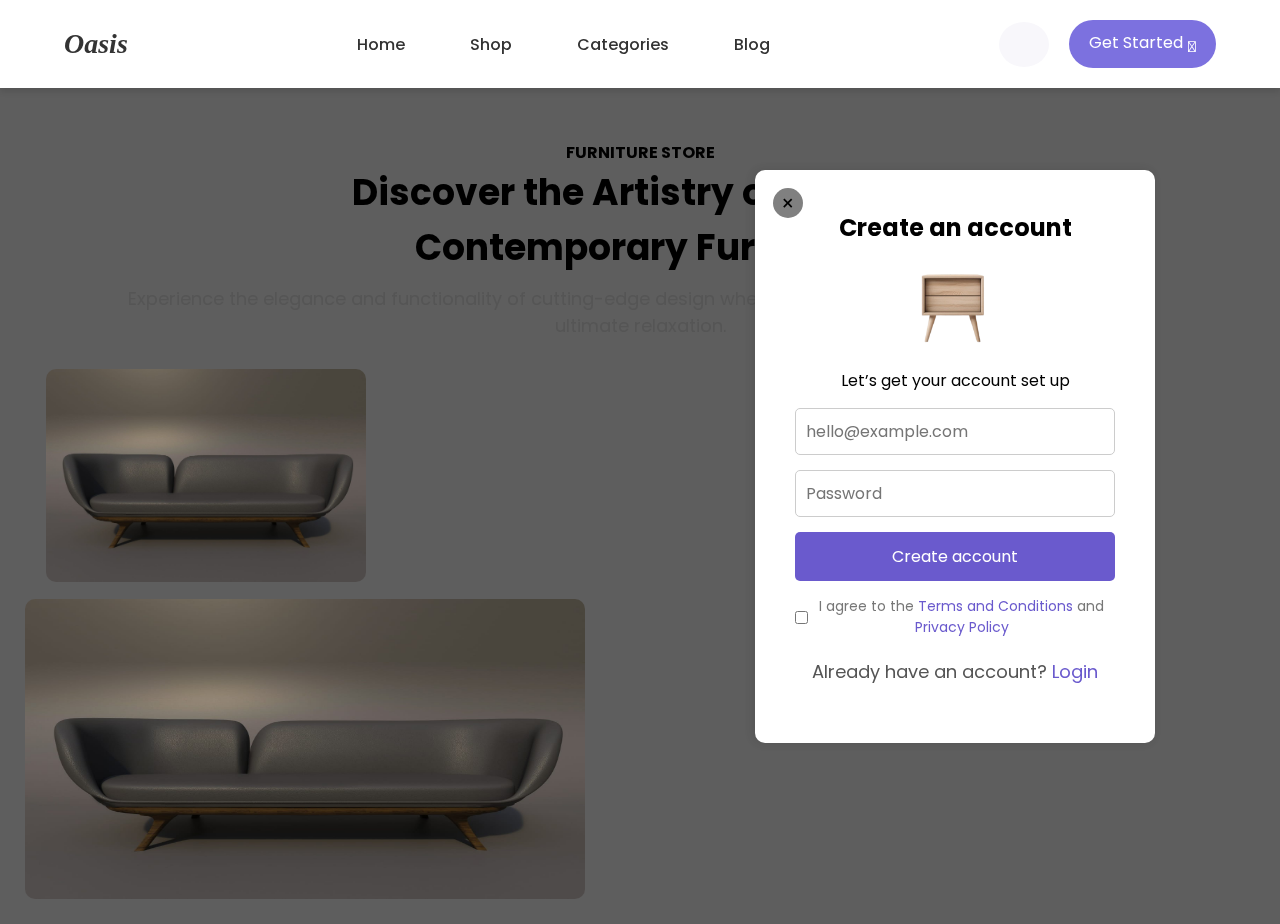
<file: account.html>
<!DOCTYPE html>
<html lang="en">

<head>
    <meta charset="UTF-8">
    <meta name="viewport" content="width=device-width, initial-scale=1.0">
    <title>Oasis Furniture</title>
    <link rel="stylesheet" href="account.css">
    <link rel="stylesheet" href="https://unpkg.com/boxicons@latest/css/boxicons.min.css">
    <link rel="stylesheet" href="https://cdnjs.cloudflare.com/ajax/libs/font-awesome/6.6.0/css/all.min.css"
        integrity="sha512-Kc323vGBEqzTmouAECnVceyQqyqdsSiqLQISBL29aUW4U/M7pSPA/gEUZQqv1cwx4OnYxTxve5UMg5GT6L4JJg=="
        crossorigin="anonymous" referrerpolicy="no-referrer" />

    <link rel="preconnect" href="https://fonts.googleapis.com">
    <link rel="preconnect" href="https://fonts.gstatic.com" crossorigin>
    <link
        href="https://fonts.googleapis.com/css2?family=Poppins:ital,wght@0,100;0,200;0,300;0,400;0,500;0,600;0,700;0,800;0,900;1,100;1,200;1,300;1,400;1,500;1,600;1,700;1,800;1,900&display=swap"
        rel="stylesheet">
        <link rel="stylesheet" href="https://use.fontawesome.com/releases/v5.12.0/css/all.css">
</head>

<body>
    
        <header>
            <div class="container">
                <div class="logo">Oasis</div>
                <nav>
                    <ul class="nav-links" id="navLinks">
                        <li><a href="oasiss.html">Home</a></li>
                        <li><a href="#">Shop</a></li>
                        <li><a href="#">Categories</a></li>
                        <li><a href="#">Blog</a></li>
                    </ul>
                </nav>
    
                <div class="menu-icon" id="menuIcon">
                    <i class="fa-solid fa-bars" id="openIcon"></i>
                    <i class="fa-solid fa-times" id="closeIcon"></i>
    
                </div>
    
                <div class="actions">
                    <a href="cart.html" class="cart-icon">
                        <i class="fa-solid fa-cart-shopping"></i>
                    </a>
                    <a href="#" class="btn">Get Started <i class="fa-solid fa-arrow-right"></i></a>
                </div>
    
            </div>
    
        </header>
        <section class="hero-section">
            <h4>FURNITURE STORE</h4>
            <h2>Discover the Artistry of Modern <br>
                Contemporary Furniture</h2>
            <p>Experience the elegance and functionality of cutting-edge design where luxury meets innovation in every piece
                for <br> ultimate relaxation.</p>
    
            <div class="hero-images">
                <div class="image-wrapper">
                    <img src="sofa12.jpg" alt="Sofa Image 1">
                </div>
                <div class="image-wrapper2">
                    <img src="sofa13.jpg" alt="Sofa Image 2" style="height: 300px;">
                </div>
            
            </div>

            <div class="signup-modal">
                <div class="modal-content">
                    <div class="close-icon">&times;</div> <!-- This is the 'X' icon -->
                    <h2>Create an account</h2>
                    <img src="table1.png" alt="Furniture Item">
                    <form>
                        <label for="email">Let’s get your account set up</label>
                        <input type="email" id="email" placeholder="hello@example.com">
                        <input type="password" id="password" placeholder="Password">
                        <button type="submit"><a href="oasiss.html">Create account</a></button>
                        <div class="terms">
                            <input type="checkbox" id="terms">
                            <label for="terms">I agree to the <a href="#">Terms and Conditions</a> and <a href="#">Privacy Policy</a></label>
                        </div>
                    </form>
                    <p>Already have an account? <a href="login.html">Login</a></p>
                </div>
            </div>
        </section>


        
</body>

</html>
</file>
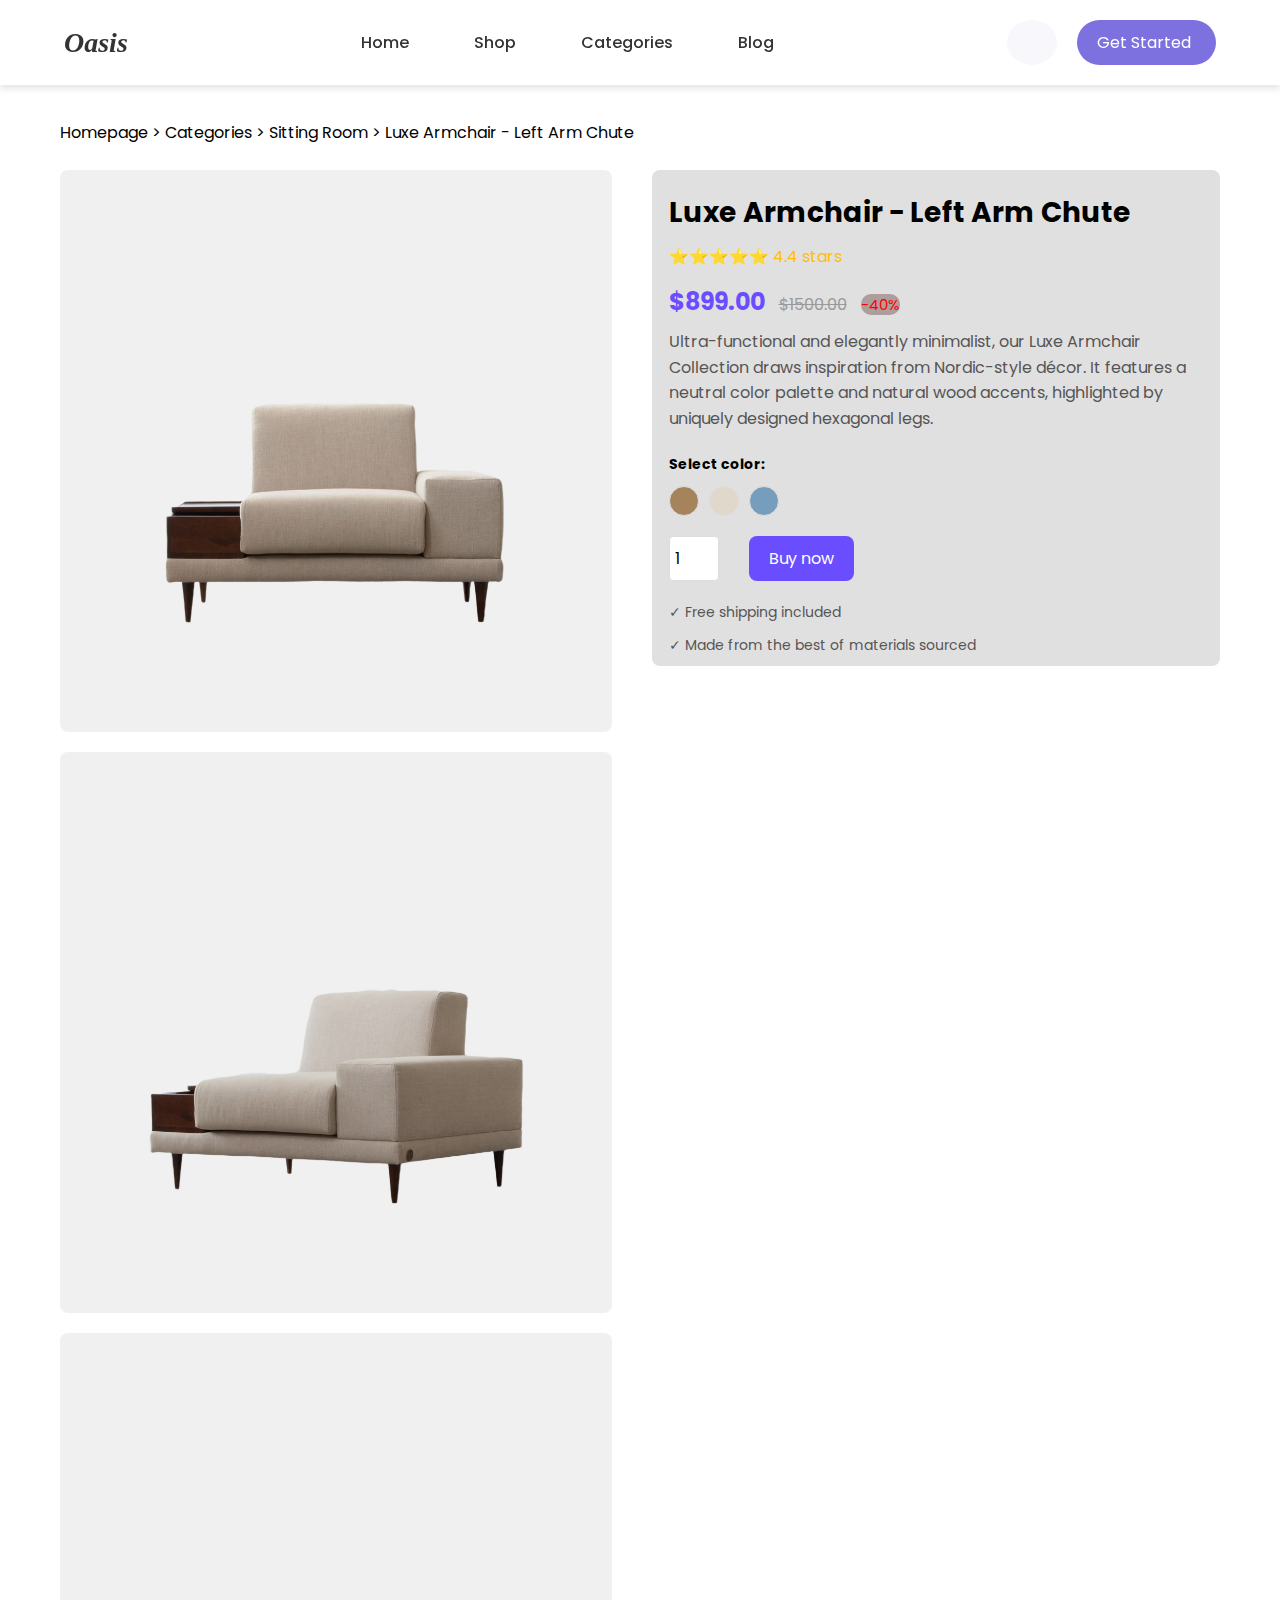
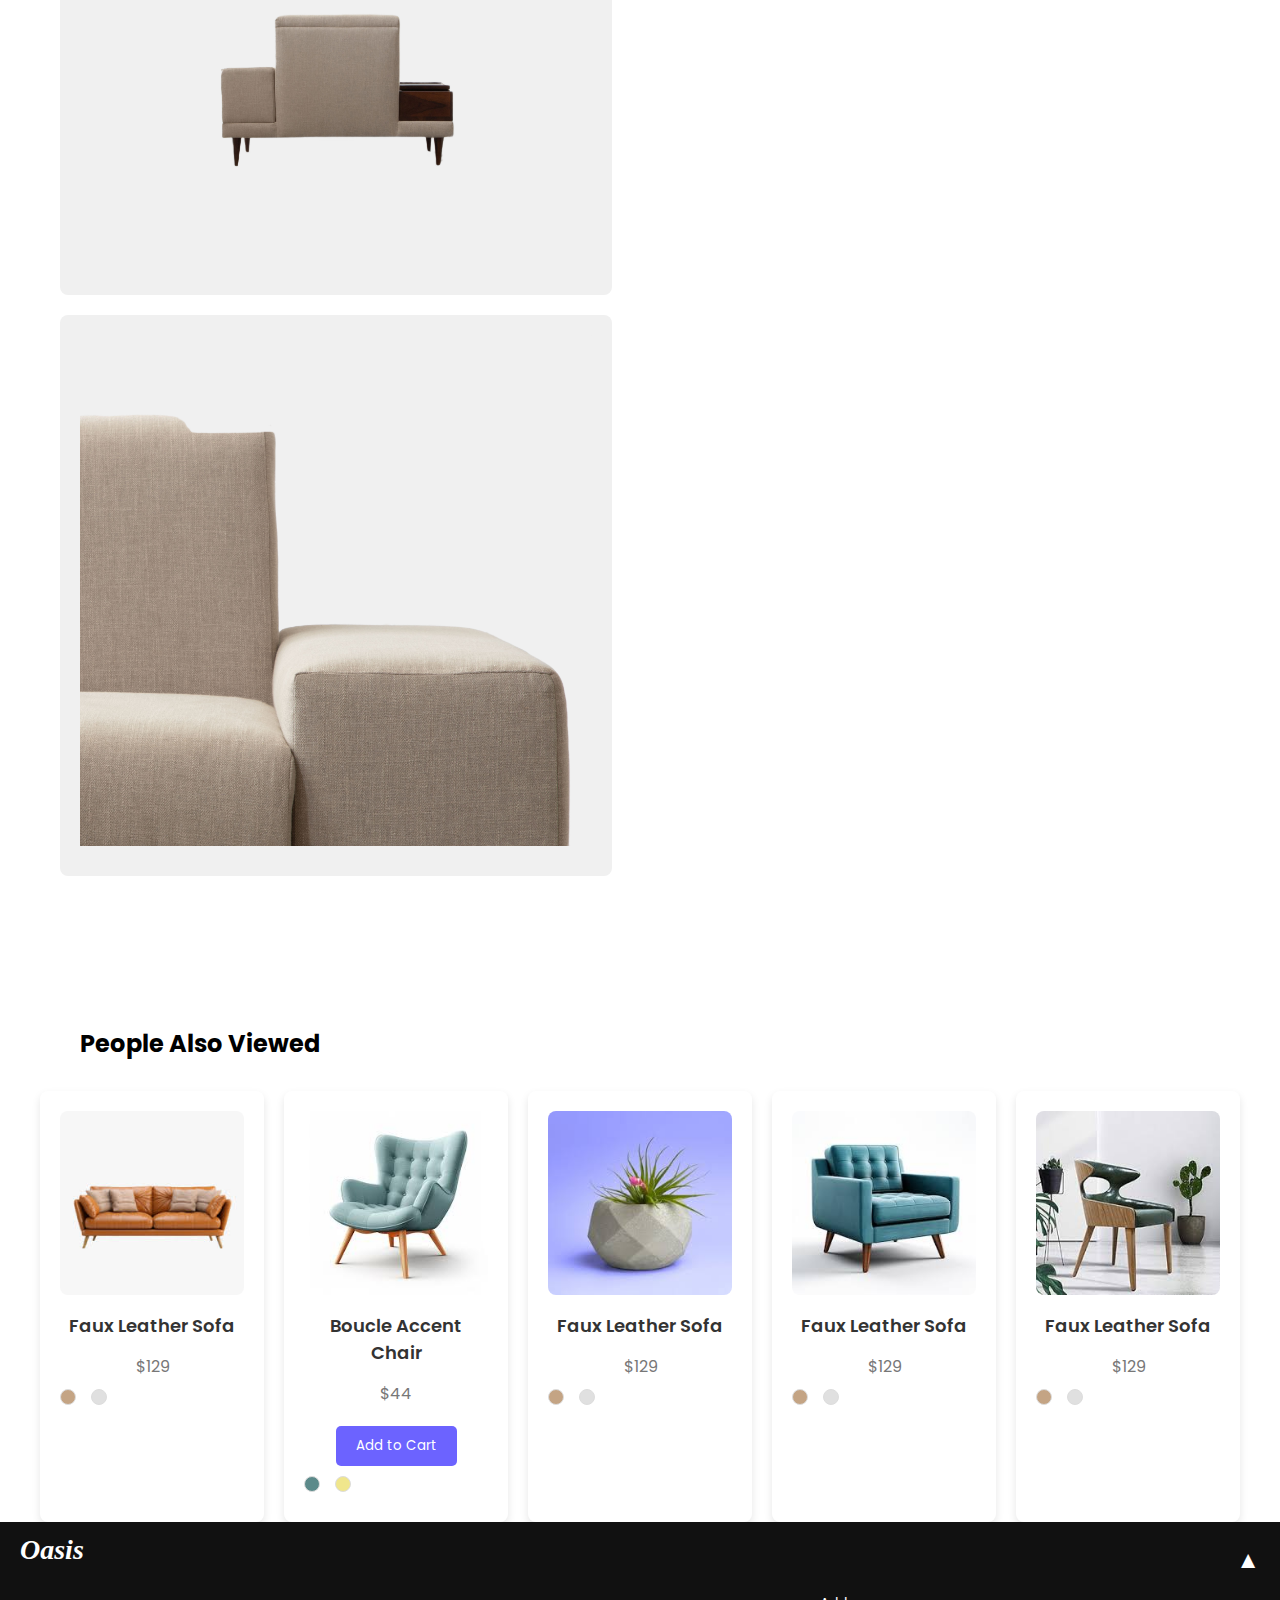
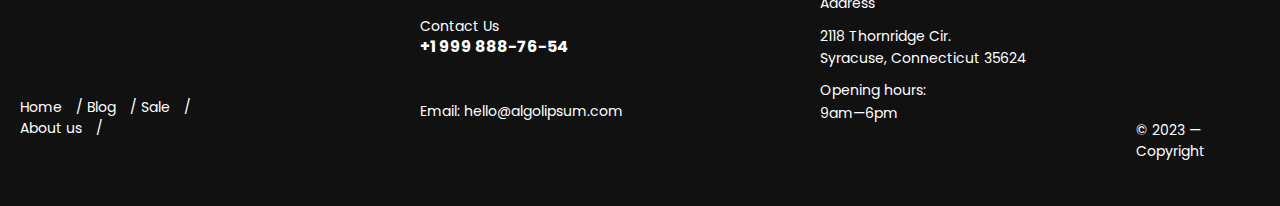
<file: addtocart.html>
<!DOCTYPE html>
<html lang="en">

<head>
    <meta charset="UTF-8">
    <meta name="viewport" content="width=device-width, initial-scale=1.0">
    <title>E-commerce</title>
    <link rel="stylesheet" href="addtocart.css">
    <link rel="stylesheet" href="https://unpkg.com/boxicons@latest/css/boxicons.min.css">
    <link rel="stylesheet" href="https://cdnjs.cloudflare.com/ajax/libs/font-awesome/6.6.0/css/all.min.css"
        integrity="sha512-Kc323vGBEqzTmouAECnVceyQqyqdsSiqLQISBL29aUW4U/M7pSPA/gEUZQqv1cwx4OnYxTxve5UMg5GT6L4JJg=="
        crossorigin="anonymous" referrerpolicy="no-referrer" />

    <link rel="preconnect" href="https://fonts.googleapis.com">
    <link rel="preconnect" href="https://fonts.gstatic.com" crossorigin>
    <link
        href="https://fonts.googleapis.com/css2?family=Poppins:ital,wght@0,100;0,200;0,300;0,400;0,500;0,600;0,700;0,800;0,900;1,100;1,200;1,300;1,400;1,500;1,600;1,700;1,800;1,900&display=swap"
        rel="stylesheet">
</head>

<body>
    <!-- Header -->
    <header>
        <div class="container">
            <div class="logo">Oasis</div>
            <nav>
                <ul class="nav-links" id="navLinks">
                    <li><a href="oasiss.html">Home</a></li>
                    <li><a href="#">Shop</a></li>
                    <li><a href="#">Categories</a></li>
                    <li><a href="#">Blog</a></li>
                </ul>
            </nav>

            <div class="menu-icon" id="menuIcon">
                <i class="fa-solid fa-bars" id="openIcon"></i>
                <i class="fa-solid fa-times" id="closeIcon"></i>

            </div>

            <div class="actions">
                <a href="cart.html" class="cart-icon">
                    <i class="fa-solid fa-cart-shopping"></i>
                </a>
                <a href="login.html" class="btn">Get Started <i class="fa-solid fa-arrow-right"></i></a>
            </div>

        </div>

    </header>

    <div class="product-page">
        <!-- Breadcrumb Navigation -->
        <nav class="breadcrumb">
            <a href="#">Homepage</a> >
            <a href="#">Categories</a> >
            <a href="#">Sitting Room</a> >
            <a href="#">Luxe Armchair - Left Arm Chute</a>
        </nav>

        <div class="product-container">
            <!-- Product Images -->
            <div class="product-images">
                <div class="image-wrapper">
                    <img src="cart1.png" alt="Luxe Armchair Front View">
                </div>
                <div class="image-wrapper">
                    <img src="cart2.png" alt="Luxe Armchair Side View">
                </div>
                <div class="image-wrapper">
                    <img src="cart3.png" alt="Luxe Armchair Back View">
                </div>
                <div class="image-wrapper">
                    <img src="cart4.png" alt="Luxe Armchair Close-up View">
                </div>
            </div>

            <!-- Product Details -->
            <div class="product-details">
                <h1>Luxe Armchair - Left Arm Chute</h1>
                <div class="rating">
                    <span>⭐⭐⭐⭐⭐</span> <span>4.4 stars</span>
                </div>
                <p class="price">
                    <span class="current-price">$899.00</span>
                    <span class="old-price">$1500.00</span>
                    <span class="discount">-40%</span>
                </p>
                <p class="product-description">
                    Ultra-functional and elegantly minimalist, our Luxe Armchair Collection draws inspiration from
                    Nordic-style décor. It features a neutral color palette and natural wood accents, highlighted by
                    uniquely designed hexagonal legs.
                </p>

                <!-- Color Selector -->
                <div class="color-selector">
                    <label>Select color:</label>
                    <div class="colors">
                        <span class="color brown"></span>
                        <span class="color beige"></span>
                        <span class="color blue"></span>
                    </div>
                </div>

                <!-- Quantity and Buy Button -->
                <div class="purchase-section">
                    <input type="number" value="1" class="quantity">
                    <button class="buy-now-btn"><a href="checkout.html">Buy now</a></button>
                </div>

                <!-- Additional Info -->
                <div class="additional-info">
                    <p>✓ Free shipping included</p>
                    <p>✓ Made from the best of materials sourced</p>
                </div>
            </div>
        </div>
    </div>



    <div class="top">
        <div class="tops">
            <h2>People Also Viewed</h2>
            <button class="btns" style="border:none;display: flex;">
                <p style="margin-right: 20px;"><a href="#"><i class="fa-solid fa-arrow-left-long"></i></a></p>

                <p><a href="#"><i class="fa-solid fa-arrow-right-long"></i></a></p>
            </button>
        </div>

        <!-- Add your product grid or content here -->
    </div>

    <div class="products">
        <div class="product-grid">
            <div class="product">
                <img src="pr1.jpg" alt="Faux Leather Sofa" class="product-img">
                <h3 class="product-name">Faux Leather Sofa</h3>
                <p class="price">$129</p>
                <div class="colors">
                    <span class="color-circle" style="background-color: #c4a484;"></span>
                    <span class="color-circle" style="background-color: #e0e0e0;"></span>
                </div>
            </div>
            <div class="product">
                <img src="pr2.jpg" alt="Boucle Accent Chair" class="product-img">
                <h3 class="product-name">Boucle Accent Chair</h3>
                <p class="price">$44</p>
                <button class="add-to-cart">Add to Cart</button>
                <div class="colors">
                    <span class="color-circle" style="background-color: #5c8a8a;"></span>
                    <span class="color-circle" style="background-color: #f0e68c;"></span>
                </div>
            </div>
            <div class="product">
                <img src="pr3.jpg" alt="Faux Leather Sofa" class="product-img">
                <h3 class="product-name">Faux Leather Sofa</h3>
                <p class="price">$129</p>
                <div class="colors">
                    <span class="color-circle" style="background-color: #c4a484;"></span>
                    <span class="color-circle" style="background-color: #e0e0e0;"></span>
                </div>
            </div>
            <div class="product">
                <img src="pr4.jpg" alt="Faux Leather Sofa" class="product-img">
                <h3 class="product-name">Faux Leather Sofa</h3>
                <p class="price">$129</p>
                <div class="colors">
                    <span class="color-circle" style="background-color: #c4a484;"></span>
                    <span class="color-circle" style="background-color: #e0e0e0;"></span>
                </div>
            </div>
            <div class="product">
                <img src="pr5.jpg" alt="Faux Leather Sofa" class="product-img">
                <h3 class="product-name">Faux Leather Sofa</h3>
                <p class="price">$129</p>
                <div class="colors">
                    <span class="color-circle" style="background-color: #c4a484;"></span>
                    <span class="color-circle" style="background-color: #e0e0e0;"></span>
                </div>
            </div>
        </div>
    </div>

    <!-- Footer -->

    <footer class="footer">
        <div class="footer-container">
            <div class="footer-left">
                <h1 class="footer-logo">Oasis</h1>
                <div class="footer-nav">
                    <a href="#">Home</a> /
                    <a href="#">Blog</a> /
                    <a href="#">Sale</a> / <br>
                    <a href="#">About us</a> /
                </div>
            </div>
            <div class="footer-middle">
                <p>Contact Us</p>
                <p class="phone-number">+1 999 888-76-54</p>
                <p class="email">Email: <a href="mailto:hello@algolipsum.com">hello@algolipsum.com</a></p>
            </div>
            <div class="footer-right">
                <p>Address</p>
                <p>2118 Thornridge Cir.<br> Syracuse, Connecticut 35624</p>
                <p>Opening hours: <br>9am—6pm</p>
            </div>
        </div>
        <div class="footer-bottom">
            <p>&copy; 2023 — Copyright</p>
        </div>
        <div class="footer-back-to-top">
            <a href="#top">&#x25B2;</a>
        </div>
    </footer>




</body>

</html>
</file>
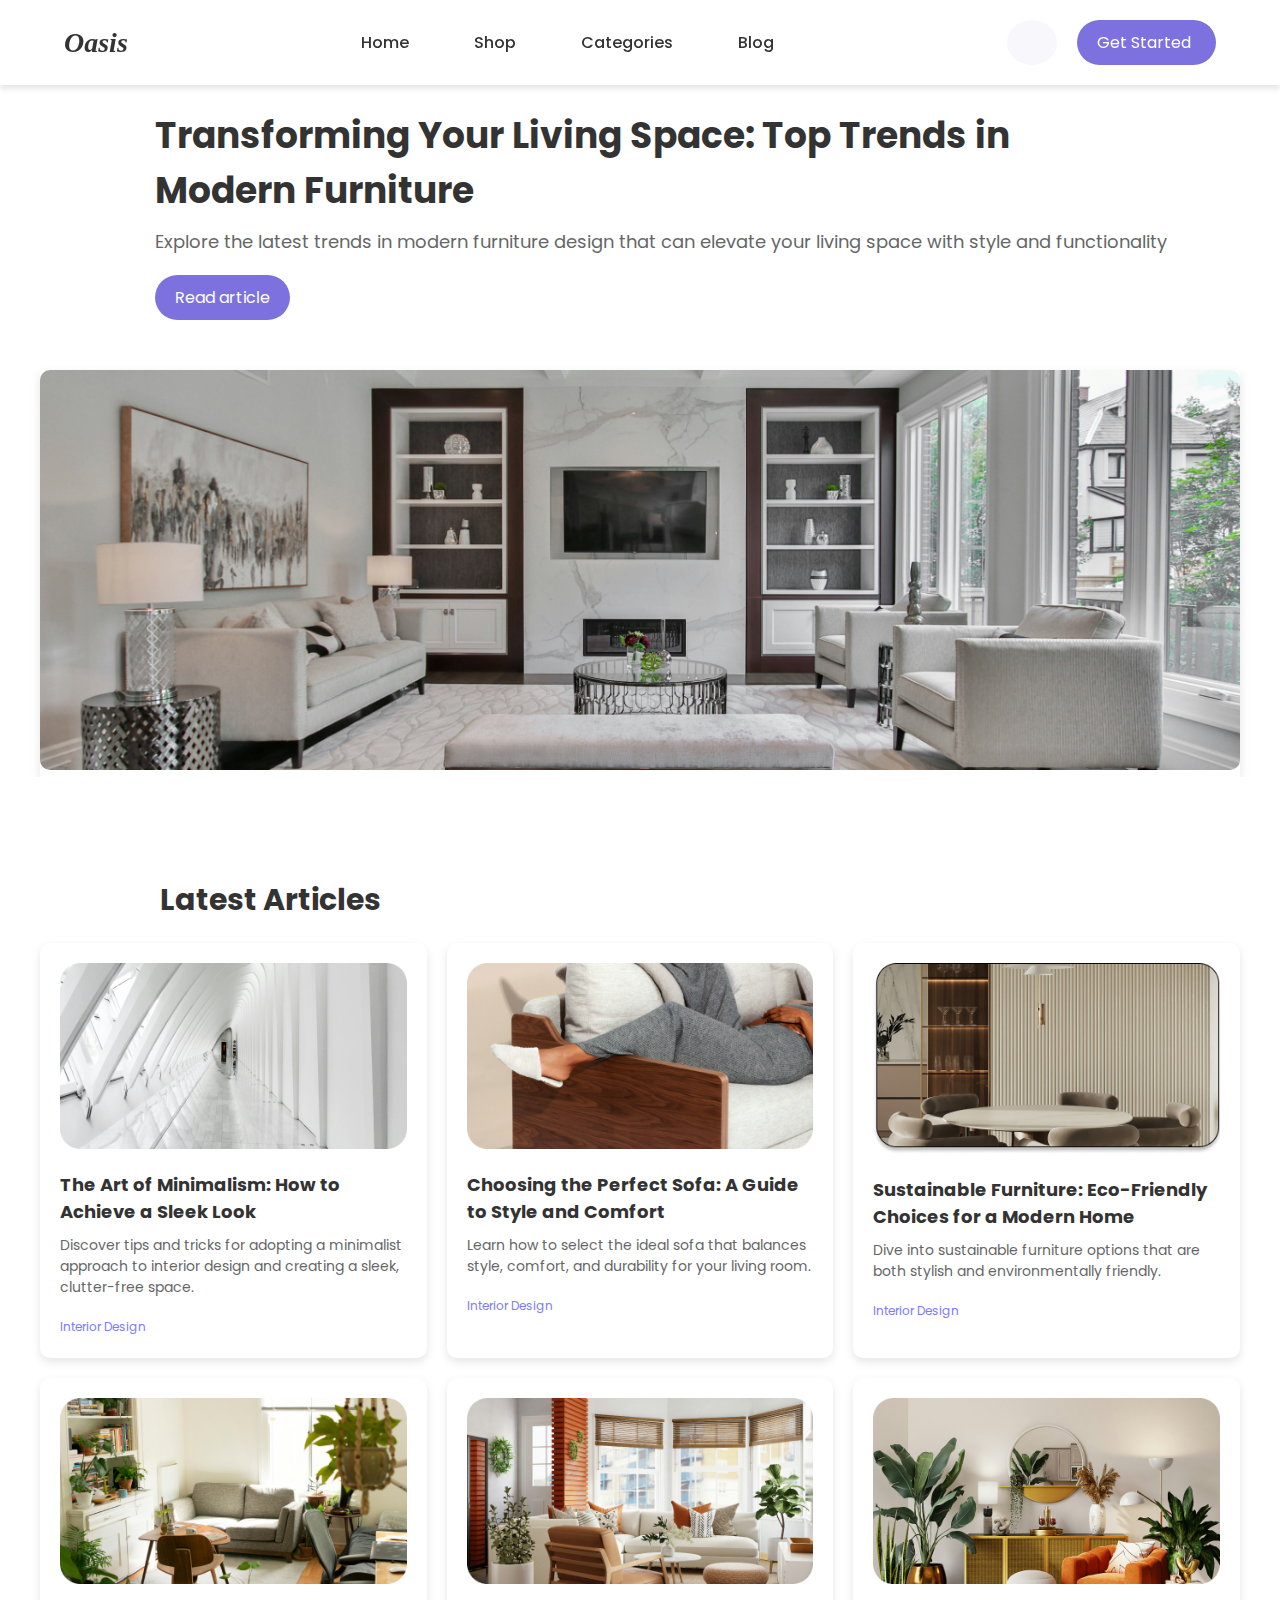
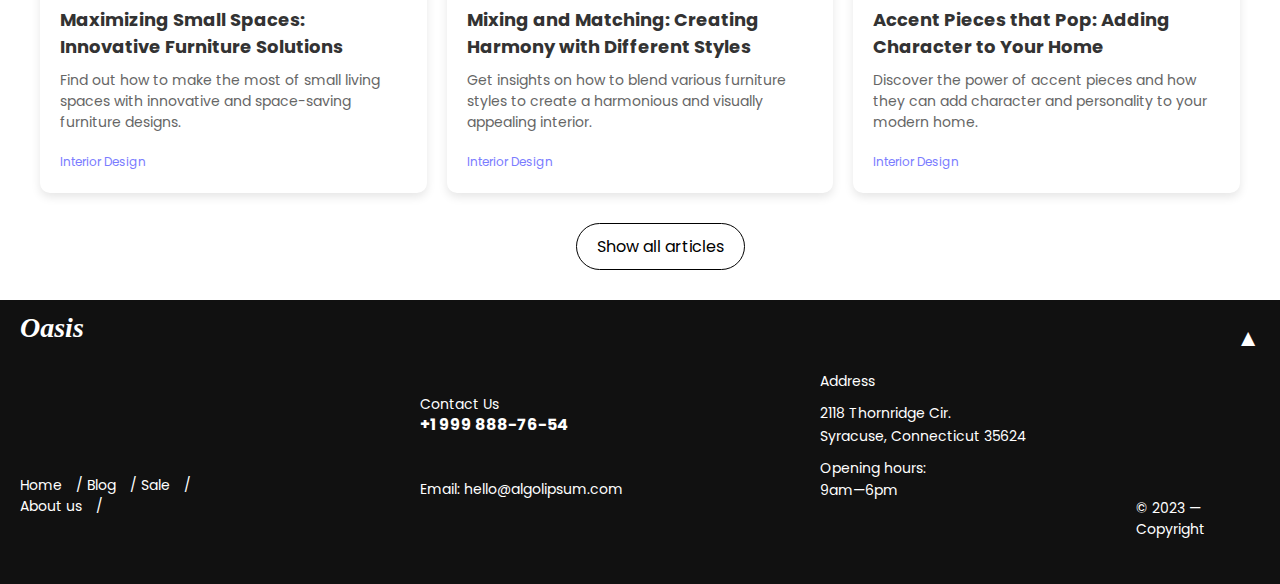
<file: blog.html>
<!DOCTYPE html>
<html lang="en">
<head>
    <meta charset="UTF-8">
    <meta name="viewport" content="width=device-width, initial-scale=1.0">
    <title>Oasis</title>
    <link rel="stylesheet" href="blog.css">
    <link rel="stylesheet" href="https://unpkg.com/boxicons@latest/css/boxicons.min.css">
    <link rel="stylesheet" href="https://cdnjs.cloudflare.com/ajax/libs/font-awesome/6.6.0/css/all.min.css"
        integrity="sha512-Kc323vGBEqzTmouAECnVceyQqyqdsSiqLQISBL29aUW4U/M7pSPA/gEUZQqv1cwx4OnYxTxve5UMg5GT6L4JJg=="
        crossorigin="anonymous" referrerpolicy="no-referrer" />

    <link rel="preconnect" href="https://fonts.googleapis.com">
    <link rel="preconnect" href="https://fonts.gstatic.com" crossorigin>
    <link
        href="https://fonts.googleapis.com/css2?family=Poppins:ital,wght@0,100;0,200;0,300;0,400;0,500;0,600;0,700;0,800;0,900;1,100;1,200;1,300;1,400;1,500;1,600;1,700;1,800;1,900&display=swap"
        rel="stylesheet">
</head>
<body>
     <!-- Header -->
     <header>
        <div class="container">
            <div class="logo">Oasis</div>
            <nav>
                <ul class="nav-links" id="navLinks">
                    <li><a href="oasiss.html">Home</a></li>
                    <li><a href="#">Shop</a></li>
                    <li><a href="#">Categories</a></li>
                    <li><a href="#">Blog</a></li>
                </ul>
            </nav>

            <div class="menu-icon" id="menuIcon">
                <i class="fa-solid fa-bars" id="openIcon"></i>
                <i class="fa-solid fa-times" id="closeIcon"></i>

            </div>

            <div class="actions">
                <a href="cart.html" class="cart-icon">
                    <i class="fa-solid fa-cart-shopping"></i>
                </a>
                <a href="login.html" class="btn">Get Started <i class="fa-solid fa-arrow-right"></i></a>
            </div>

        </div>

    </header>

    <!-- Hero Section -->
    <section class="header-section">
        <div class="content-container">
            <h1>Transforming Your Living Space: Top Trends in <br>Modern Furniture</h1>
            <p>Explore the latest trends in modern furniture design that can elevate your living space with style and functionality</p>
            <a href="#" class="btn1">Read article</a>
        </div>
    </section>

    <section class="image-section">
        <div class="image-container">
            <img src="Picture.png" alt="Modern Living Room Design">
        </div>
    </section>

    <section class="articles-section"></section>
        <h2>Latest Articles</h2>
        <div class="articles-container">
            <div class="article">
                <img src="image2.png" alt="Minimalism Article">
                <h3>The Art of Minimalism: How to Achieve a Sleek Look</h3>
                <p>Discover tips and tricks for adopting a minimalist approach to interior design and creating a sleek, clutter-free space.</p>
                <a href="#">Interior Design</a>
            </div>

            <div class="article">
                <img src="image3.png" alt="Perfect Sofa Article">
                <h3>Choosing the Perfect Sofa: A Guide to Style and Comfort</h3>
                <p>Learn how to select the ideal sofa that balances style, comfort, and durability for your living room.</p>
                <a href="#">Interior Design</a>
            </div>

            <div class="article">
                <img src="image4.png" alt="Sustainable Furniture Article">
                <h3>Sustainable Furniture: Eco-Friendly Choices for a Modern Home</h3>
                <p>Dive into sustainable furniture options that are both stylish and environmentally friendly.</p>
                <a href="#">Interior Design</a>
            </div>

            <div class="article">
                <img src="image5.png" alt="Small Spaces Article">
                <h3>Maximizing Small Spaces: Innovative Furniture Solutions</h3>
                <p>Find out how to make the most of small living spaces with innovative and space-saving furniture designs.</p>
                <a href="#">Interior Design</a>
            </div>

            <div class="article">
                <img src="image6.png" alt="Mixing Styles Article">
                <h3>Mixing and Matching: Creating Harmony with Different Styles</h3>
                <p>Get insights on how to blend various furniture styles to create a harmonious and visually appealing interior.</p>
                <a href="#">Interior Design</a>
            </div>

            <div class="article">
                <img src="image7.png" alt="Accent Pieces Article">
                <h3>Accent Pieces that Pop: Adding Character to Your Home</h3>
                <p>Discover the power of accent pieces and how they can add character and personality to your modern home.</p>
                <a href="#">Interior Design</a>
            </div>
        </div>
        <div class="btn-container">
            <a href="#" class="btn2">Show all articles</a>
        </div>
    </section>

    <!-- Footer -->

    <footer class="footer">
        <div class="footer-container">
            <div class="footer-left">
                <h1 class="footer-logo">Oasis</h1>
                <div class="footer-nav">
                    <a href="#">Home</a> /
                    <a href="#">Blog</a> /
                    <a href="#">Sale</a> / <br>
                    <a href="#">About us</a> /
                </div>
            </div>
            <div class="footer-middle">
                <p>Contact Us</p>
                <p class="phone-number">+1 999 888-76-54</p>
                <p class="email">Email: <a href="mailto:hello@algolipsum.com">hello@algolipsum.com</a></p>
            </div>
            <div class="footer-right">
                <p>Address</p>
                <p>2118 Thornridge Cir.<br> Syracuse, Connecticut 35624</p>
                <p>Opening hours: <br>9am—6pm</p>
            </div>
        </div>
        <div class="footer-bottom">
            <p>&copy; 2023 — Copyright</p>
        </div>
        <div class="footer-back-to-top">
            <a href="#top">&#x25B2;</a>
        </div>
    </footer>


</body>
</html>
</file>
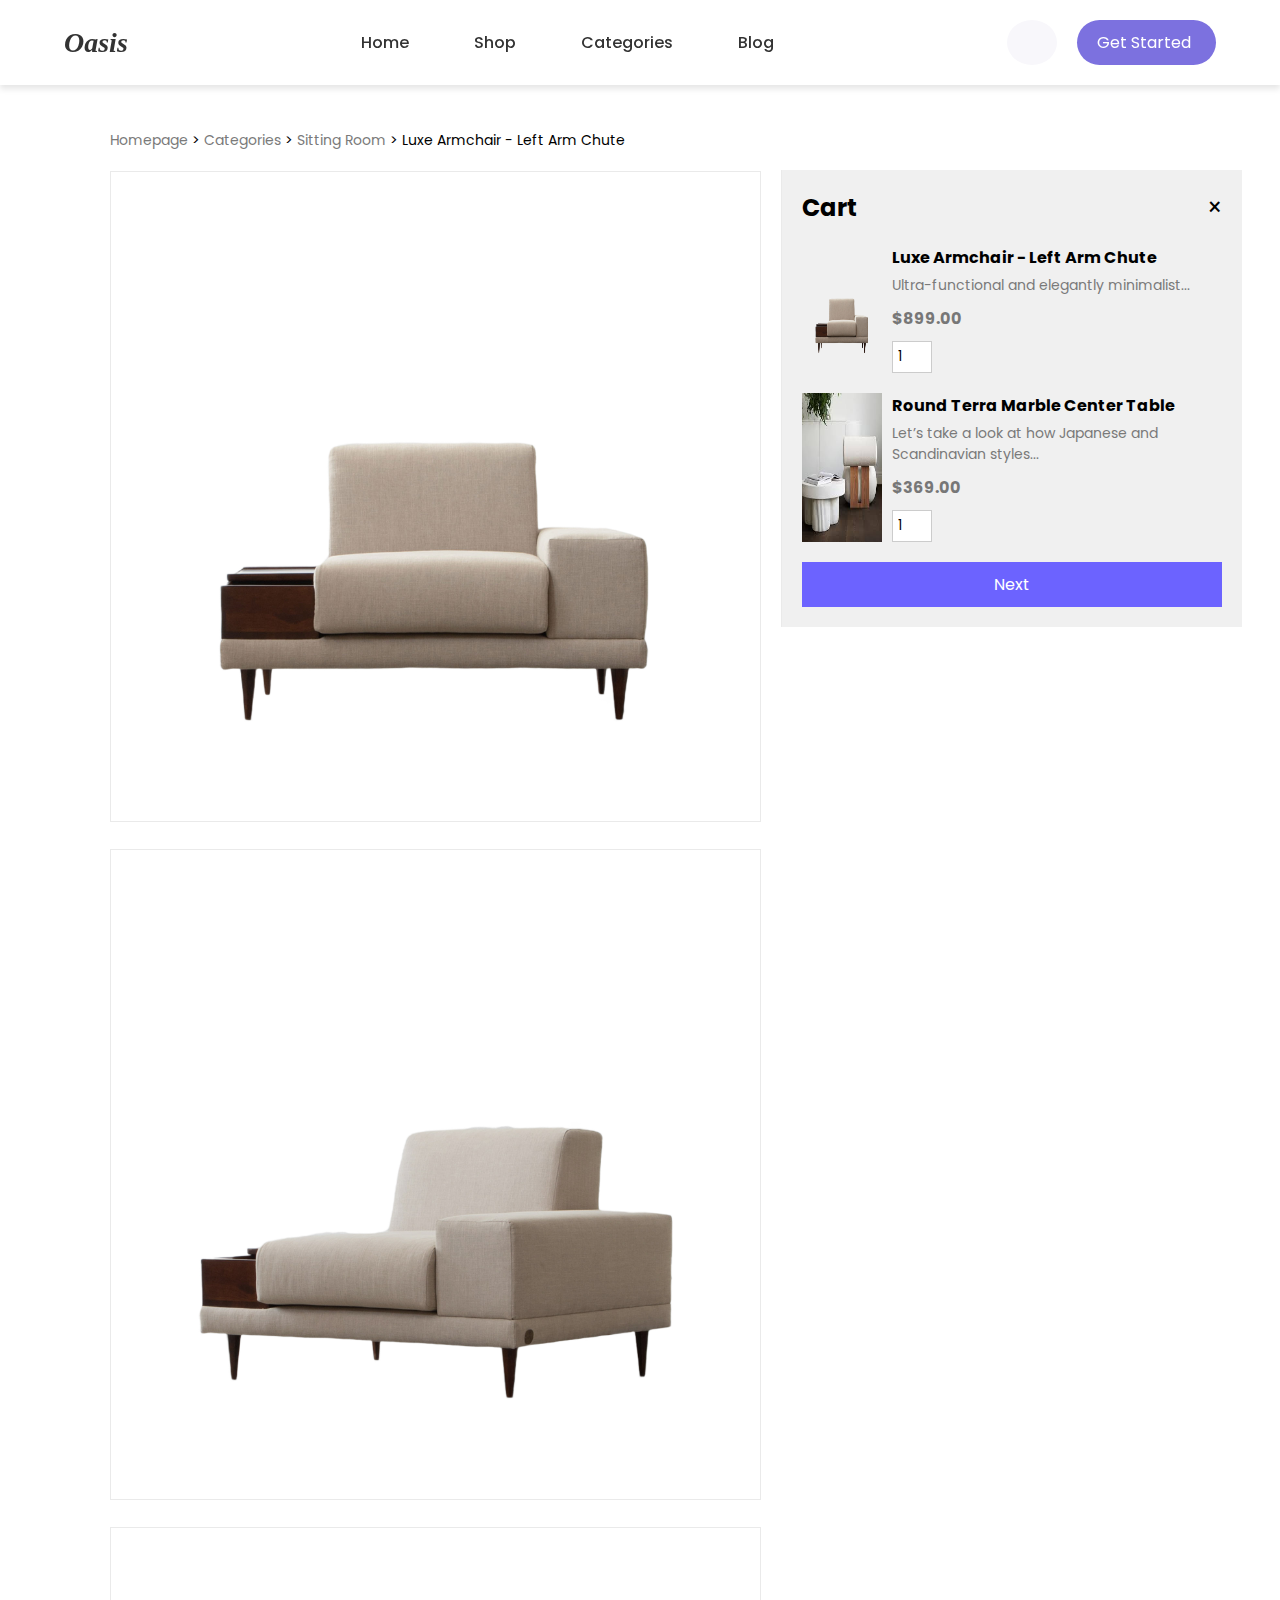
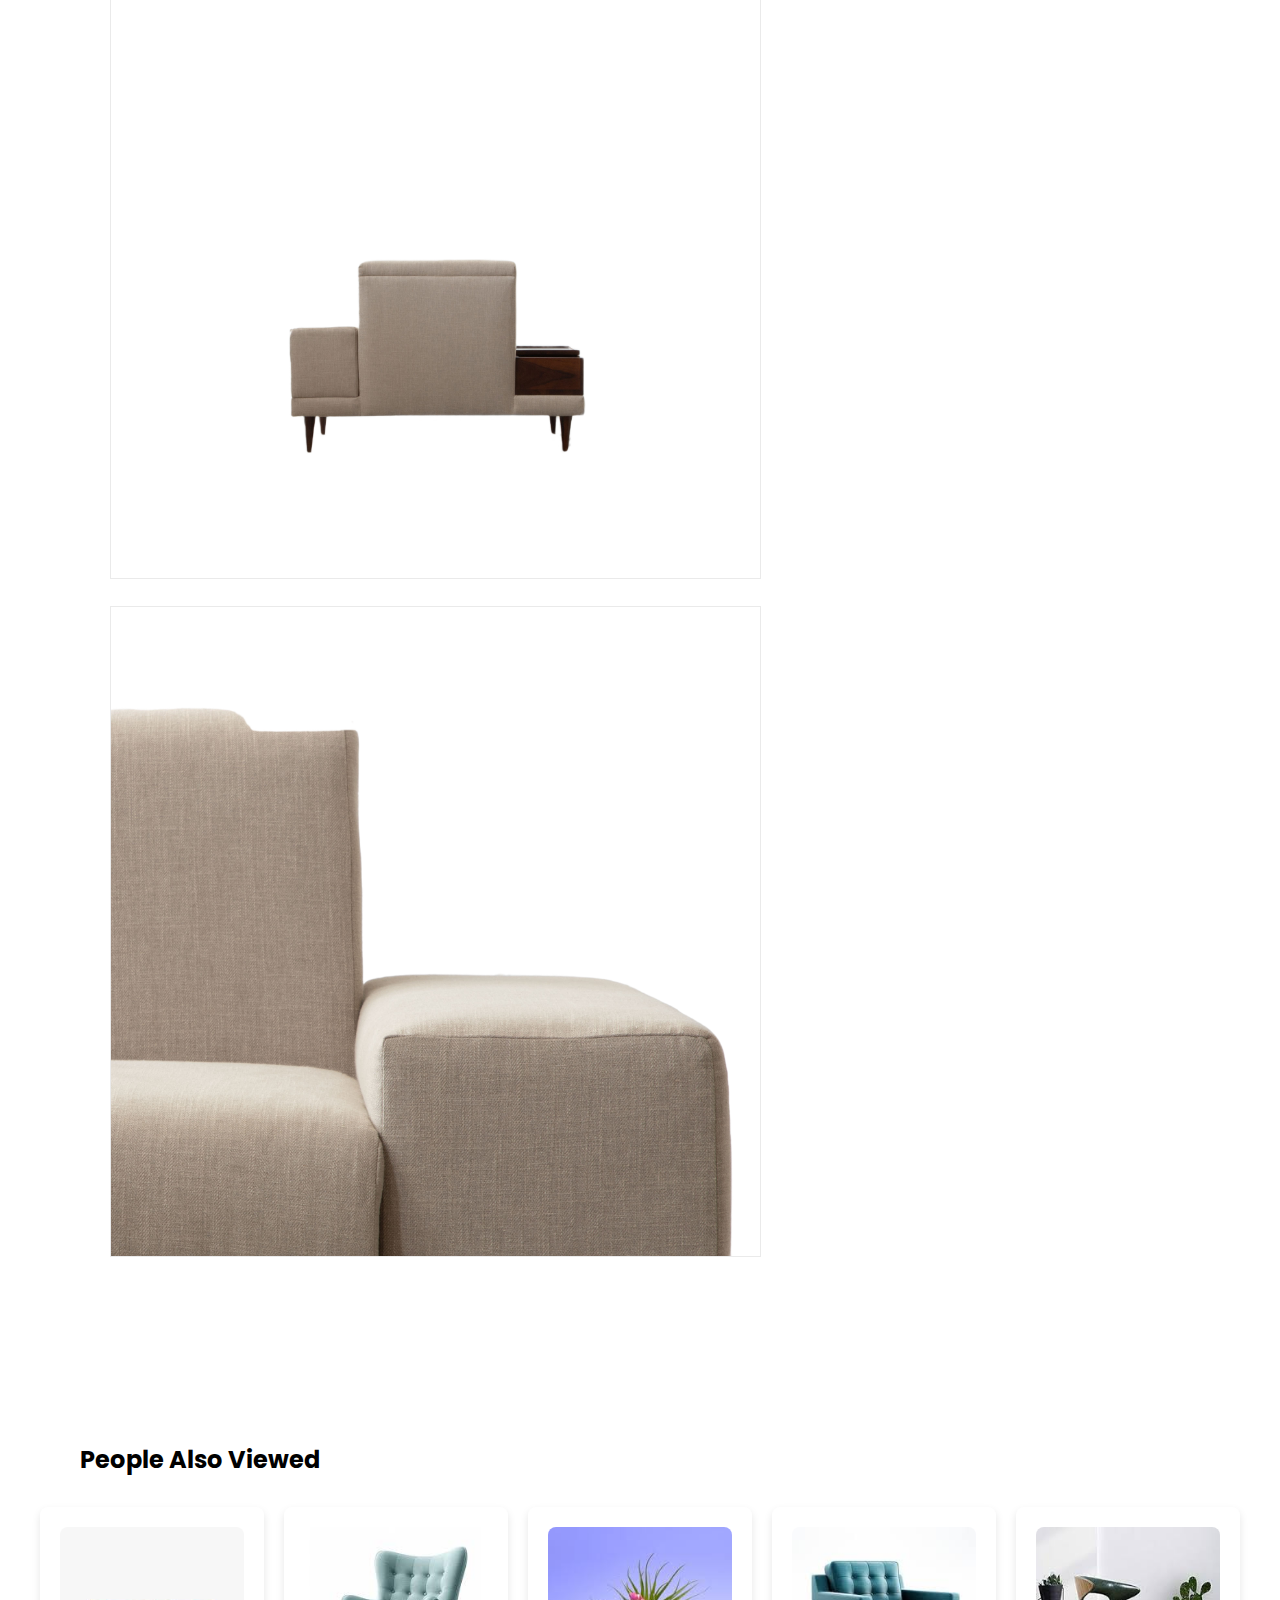
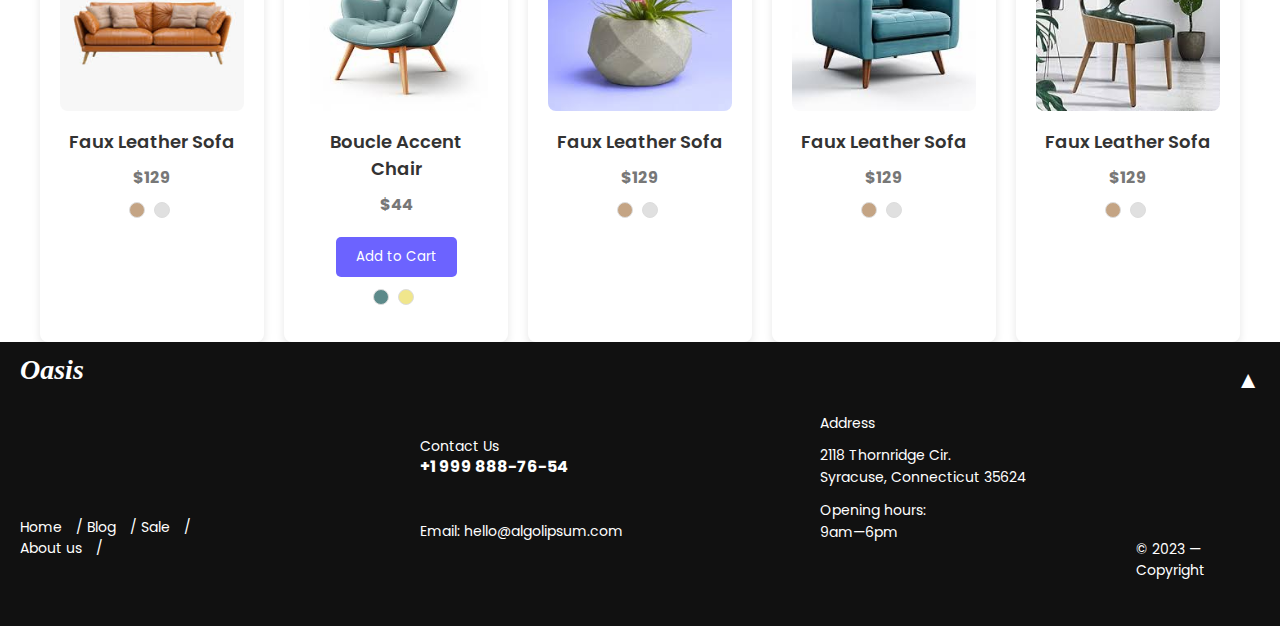
<file: cart.html>
<!DOCTYPE html>
<html lang="en">

<head>
    <meta charset="UTF-8">
    <meta name="viewport" content="width=device-width, initial-scale=1.0">
    <title>Oasis</title>
    <link rel="stylesheet" href="cart.css">
    <link rel="stylesheet" href="https://unpkg.com/boxicons@latest/css/boxicons.min.css">
    <link rel="stylesheet" href="https://cdnjs.cloudflare.com/ajax/libs/font-awesome/6.6.0/css/all.min.css"
        integrity="sha512-Kc323vGBEqzTmouAECnVceyQqyqdsSiqLQISBL29aUW4U/M7pSPA/gEUZQqv1cwx4OnYxTxve5UMg5GT6L4JJg=="
        crossorigin="anonymous" referrerpolicy="no-referrer" />

    <link rel="preconnect" href="https://fonts.googleapis.com">
    <link rel="preconnect" href="https://fonts.gstatic.com" crossorigin>
    <link
        href="https://fonts.googleapis.com/css2?family=Poppins:ital,wght@0,100;0,200;0,300;0,400;0,500;0,600;0,700;0,800;0,900;1,100;1,200;1,300;1,400;1,500;1,600;1,700;1,800;1,900&display=swap"
        rel="stylesheet">
</head>

<body>
    <!-- Header -->
    <header>
        <div class="container">
            <div class="logo">Oasis</div>
            <nav>
                <ul class="nav-links" id="navLinks">
                    <li><a href="oasiss.html">Home</a></li>
                    <li><a href="sittingpage.html">Shop</a></li>
                    <li><a href="#">Categories</a></li>
                    <li><a href="blog.html">Blog</a></li>
                </ul>
            </nav>

            <div class="menu-icon" id="menuIcon">
                <i class="fa-solid fa-bars" id="openIcon"></i>
                <i class="fa-solid fa-times" id="closeIcon"></i>

            </div>

            <div class="actions">
                <a href="cart.html" class="cart-icon">
                    <i class="fa-solid fa-cart-shopping"></i>
                </a>
                <a href="login.html" class="btn">Get Started <i class="fa-solid fa-arrow-right"></i></a>
            </div>

        </div>

    </header>
    <div class="container1">
        <!-- Sidebar / Main Product Section -->
        <div class="product-section">
            <div class="breadcrumbs">
                <a href="#">Homepage</a> > 
                <a href="#">Categories</a> > 
                <a href="#">Sitting Room</a> > 
                <span>Luxe Armchair - Left Arm Chute</span>
            </div>
            <div class="product-gallery">
                <img src="cart1.png" alt="Front view of Luxe Armchair"  class="cart1">
                <img src="cart2.png" alt="Side view of Luxe Armchair">
                <img src="cart3.png" alt="Back view of Luxe Armchair">
                <img src="cart4.png" alt="Back view of Luxe Armchair">
            </div>
        </div>

        <div class="cart-section">
            <div class="cart-header">
                <h2>Cart</h2>
                <span class="close-btn">&times;</span>
            </div>
            <div class="cart-items">
                <div class="cart-item">
                    <img src="cart1.png" alt="Luxe Armchair">
                    <div class="item-details">
                        <h4>Luxe Armchair - Left Arm Chute</h4>
                        <p>Ultra-functional and elegantly minimalist...</p>
                        <span class="price">$899.00</span>
                        <input type="number" value="1" min="1" class="quantity">
                    </div>
                </div>
                <div class="cart-item">
                    <img src="pr19.jpg" alt="Round Terra Marble Center Table">
                    <div class="item-details">
                        <h4>Round Terra Marble Center Table</h4>
                        <p>Let’s take a look at how Japanese and Scandinavian styles...</p>
                        <span class="price">$369.00</span>
                        <input type="number" value="1" min="1" class="quantity">
                    </div>
                </div>
            </div>
            <button class="next-btn">Next</button>
        </div>
    </div>


    <div class="top">
        <div class="tops">
            <h2>People Also Viewed</h2>
            <button class="btns" style="border:none;display: flex;">
                <p style="margin-right: 20px;"><a href="#"><i class="fa-solid fa-arrow-left-long"></i></a></p>

                <p><a href="#"><i class="fa-solid fa-arrow-right-long"></i></a></p>
            </button>
        </div>

        <!-- Add your product grid or content here -->
    </div>

    <div class="products">
        <div class="product-grid">
            <div class="product">
                <img src="pr1.jpg" alt="Faux Leather Sofa" class="product-img">
                <h3 class="product-name">Faux Leather Sofa</h3>
                <p class="price">$129</p>
                <div class="colors">
                    <span class="color-circle" style="background-color: #c4a484;"></span>
                    <span class="color-circle" style="background-color: #e0e0e0;"></span>
                </div>
            </div>
            <div class="product">
                <img src="pr2.jpg" alt="Boucle Accent Chair" class="product-img">
                <h3 class="product-name">Boucle Accent Chair</h3>
                <p class="price">$44</p>
                <button class="add-to-cart">Add to Cart</button>
                <div class="colors">
                    <span class="color-circle" style="background-color: #5c8a8a;"></span>
                    <span class="color-circle" style="background-color: #f0e68c;"></span>
                </div>
            </div>
            <div class="product">
                <img src="pr3.jpg" alt="Faux Leather Sofa" class="product-img">
                <h3 class="product-name">Faux Leather Sofa</h3>
                <p class="price">$129</p>
                <div class="colors">
                    <span class="color-circle" style="background-color: #c4a484;"></span>
                    <span class="color-circle" style="background-color: #e0e0e0;"></span>
                </div>
            </div>
            <div class="product">
                <img src="pr4.jpg" alt="Faux Leather Sofa" class="product-img">
                <h3 class="product-name">Faux Leather Sofa</h3>
                <p class="price">$129</p>
                <div class="colors">
                    <span class="color-circle" style="background-color: #c4a484;"></span>
                    <span class="color-circle" style="background-color: #e0e0e0;"></span>
                </div>
            </div>
            <div class="product">
                <img src="pr5.jpg" alt="Faux Leather Sofa" class="product-img">
                <h3 class="product-name">Faux Leather Sofa</h3>
                <p class="price">$129</p>
                <div class="colors">
                    <span class="color-circle" style="background-color: #c4a484;"></span>
                    <span class="color-circle" style="background-color: #e0e0e0;"></span>
                </div>
            </div>
            </div>
            </div>
        
    <!-- Footer -->

    <footer class="footer">
        <div class="footer-container">
            <div class="footer-left">
                <h1 class="footer-logo">Oasis</h1>
                <div class="footer-nav">
                    <a href="#">Home</a> / 
                    <a href="#">Blog</a> / 
                    <a href="#">Sale</a> / <br>
                    <a href="#">About us</a> /
                </div>
            </div>
            <div class="footer-middle">
                <p>Contact Us</p>
                <p class="phone-number">+1 999 888-76-54</p>
                <p class="email">Email: <a href="mailto:hello@algolipsum.com">hello@algolipsum.com</a></p>
            </div>
            <div class="footer-right">
                <p>Address</p>
                <p>2118 Thornridge Cir.<br> Syracuse, Connecticut 35624</p>
                <p>Opening hours: <br>9am—6pm</p>
            </div>
        </div>
        <div class="footer-bottom">
            <p>&copy; 2023 — Copyright</p>
        </div>
        <div class="footer-back-to-top">
            <a href="#top">&#x25B2;</a>
        </div>
    </footer>
             

</body>

</html>
</file>
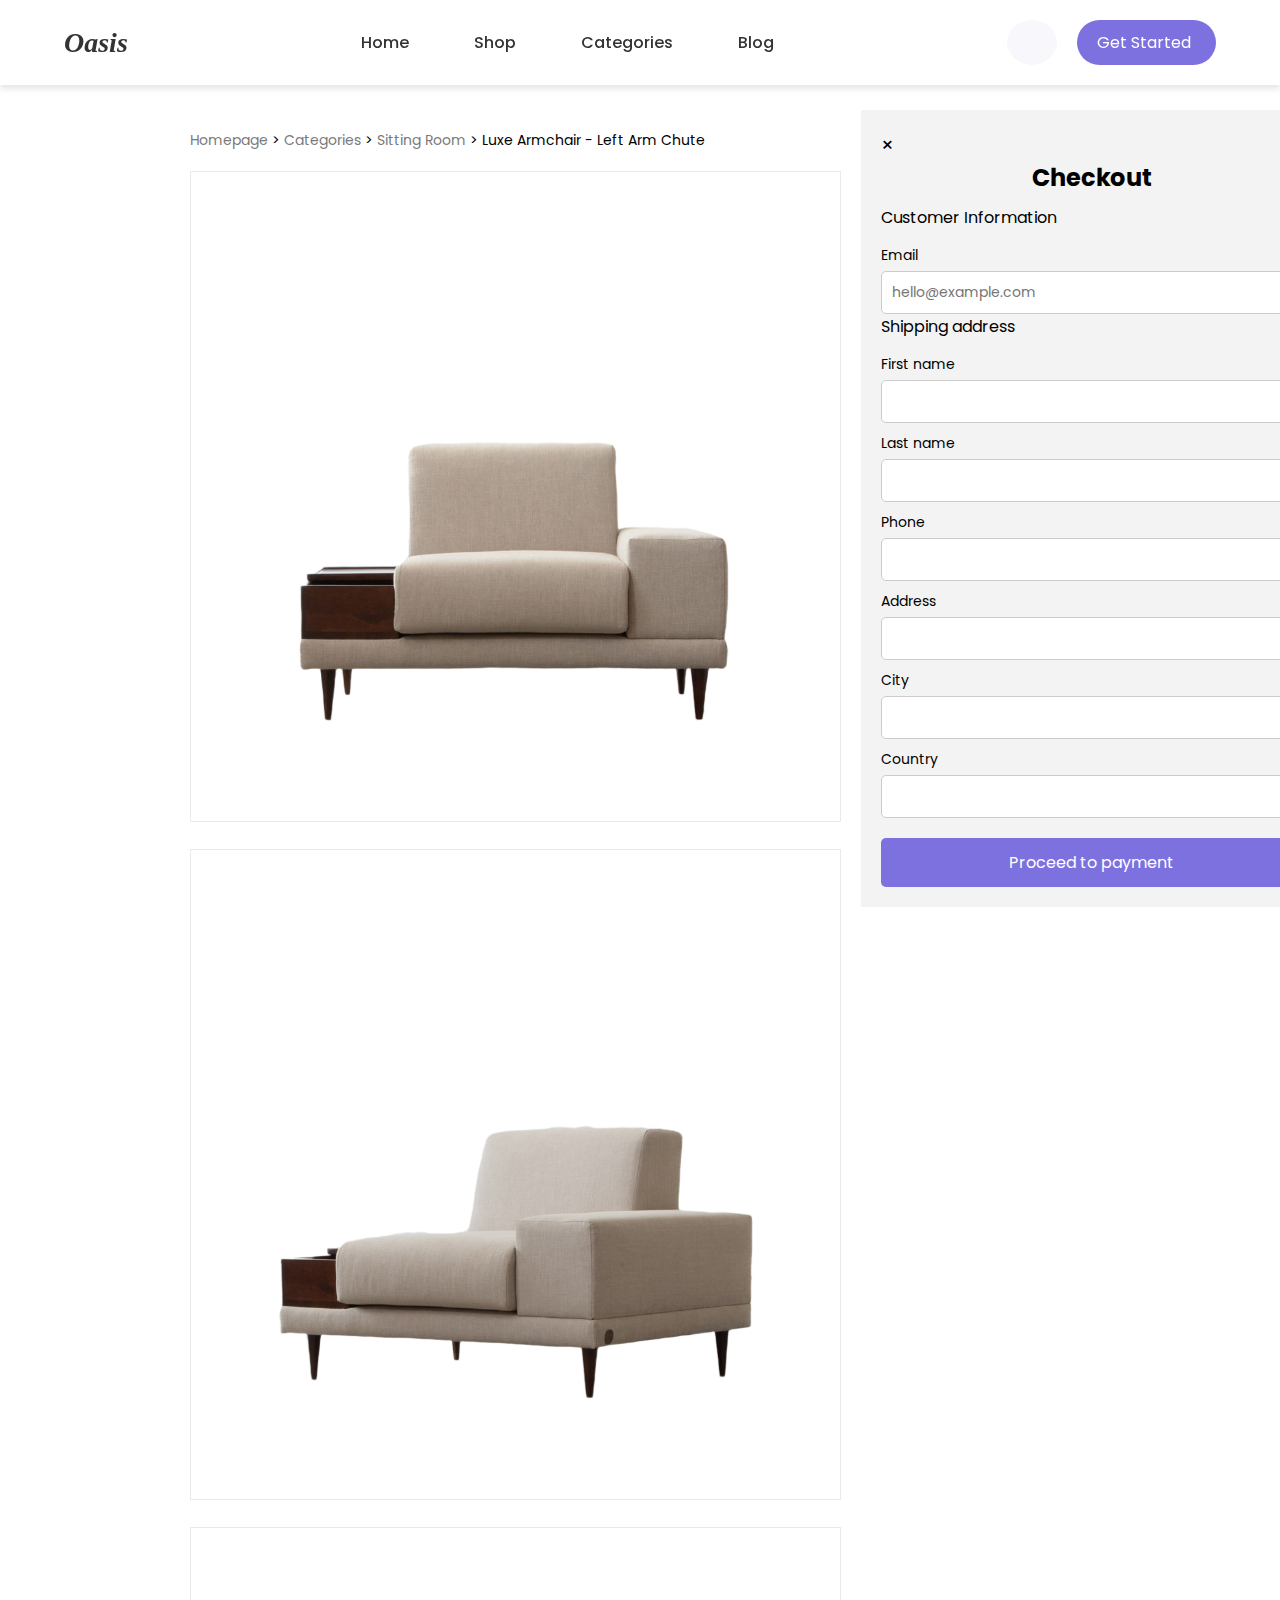
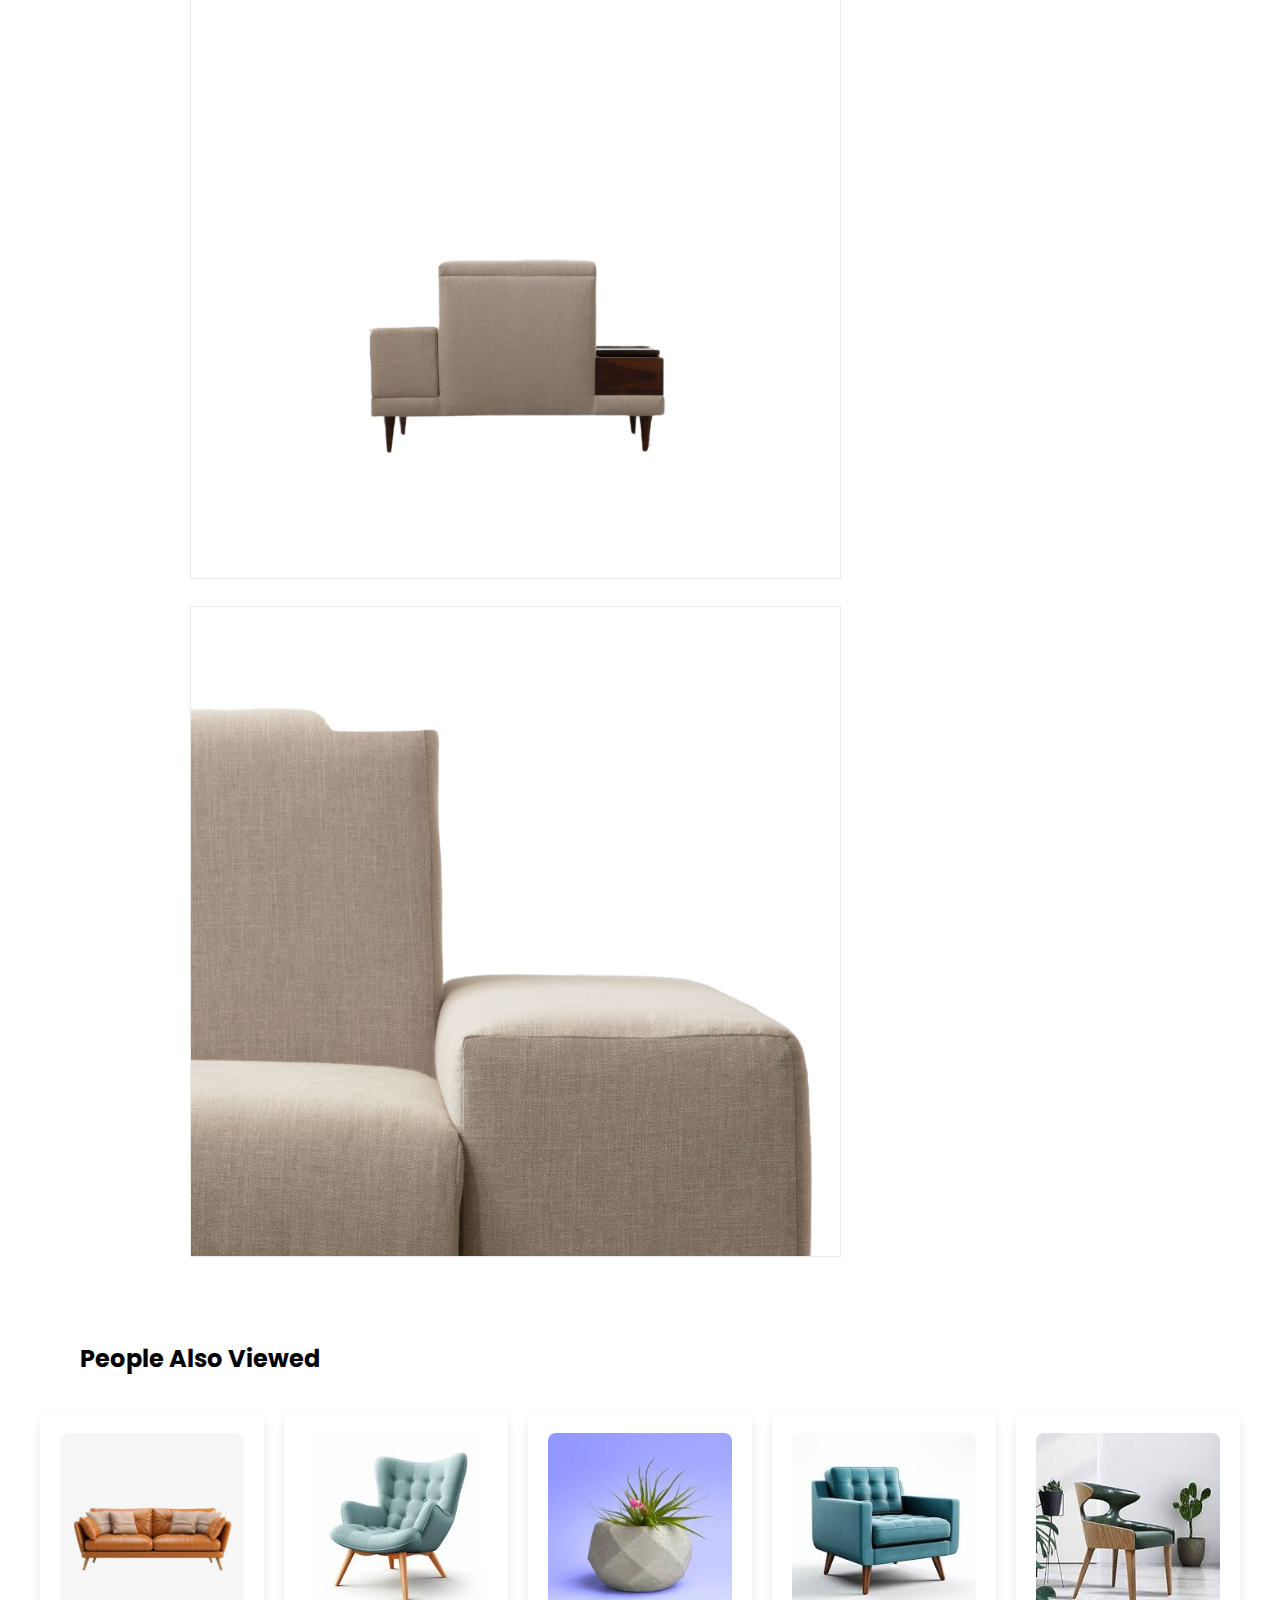
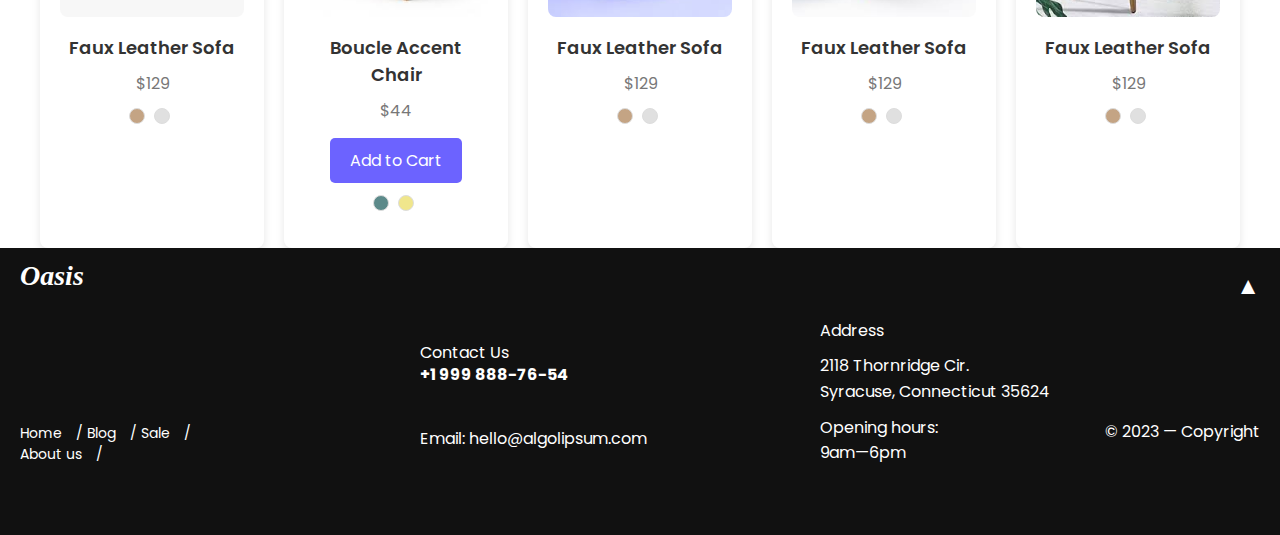
<file: checkout.html>
<!DOCTYPE html>
<html lang="en">

<head>
    <meta charset="UTF-8">
    <meta name="viewport" content="width=device-width, initial-scale=1.0">
    <title>Oasis</title>
    <link rel="stylesheet" href="checkout.css">
    <link rel="stylesheet" href="https://unpkg.com/boxicons@latest/css/boxicons.min.css">
    <link rel="stylesheet" href="https://cdnjs.cloudflare.com/ajax/libs/font-awesome/6.6.0/css/all.min.css"
        integrity="sha512-Kc323vGBEqzTmouAECnVceyQqyqdsSiqLQISBL29aUW4U/M7pSPA/gEUZQqv1cwx4OnYxTxve5UMg5GT6L4JJg=="
        crossorigin="anonymous" referrerpolicy="no-referrer" />

    <link rel="preconnect" href="https://fonts.googleapis.com">
    <link rel="preconnect" href="https://fonts.gstatic.com" crossorigin>
    <link
        href="https://fonts.googleapis.com/css2?family=Poppins:ital,wght@0,100;0,200;0,300;0,400;0,500;0,600;0,700;0,800;0,900;1,100;1,200;1,300;1,400;1,500;1,600;1,700;1,800;1,900&display=swap"
        rel="stylesheet">
</head>

<body>
    <!-- Header -->
    <header>
        <div class="container">
            <div class="logo">Oasis</div>
            <nav>
                <ul class="nav-links" id="navLinks">
                    <li><a href="oasiss.html">Home</a></li>
                    <li><a href="sittingpage.html">Shop</a></li>
                    <li><a href="#">Categories</a></li>
                    <li><a href="blog.html">Blog</a></li>
                </ul>
            </nav>

            <div class="menu-icon" id="menuIcon">
                <i class="fa-solid fa-bars" id="openIcon"></i>
                <i class="fa-solid fa-times" id="closeIcon"></i>

            </div>

            <div class="actions">
                <a href="cart.html" class="cart-icon">
                    <i class="fa-solid fa-cart-shopping"></i>
                </a>
                <a href="login.html" class="btn">Get Started <i class="fa-solid fa-arrow-right"></i></a>
            </div>

        </div>

    </header>
    <div class="container1">
        <!-- Sidebar / Main Product Section -->
        <div class="product-section">
            <div class="breadcrumbs">
                <a href="#">Homepage</a> > 
                <a href="#">Categories</a> > 
                <a href="#">Sitting Room</a> > 
                <span>Luxe Armchair - Left Arm Chute</span>
            </div>
            <div class="product-gallery">
                <img src="cart1.png" alt="Front view of Luxe Armchair"  class="cart1">
                <img src="cart2.png" alt="Side view of Luxe Armchair">
                <img src="cart3.png" alt="Back view of Luxe Armchair">
                <img src="cart4.png" alt="Back view of Luxe Armchair">
            </div>
        </div>

          <!-- Right Side: Checkout Form -->
          <div class="checkout-form">
            <span class="close-btn" style="margin-top: 10px; font-size: 20px;">&times;</span>
            <h2>Checkout</h2>
            
            <p>Customer Information</p>
            <form action="#">
                <label for="email">Email</label>
                <input type="email" id="email" name="email" placeholder="hello@example.com" required>

                <p>Shipping address</p>
                <label for="first-name">First name</label>
                <input type="text" id="first-name" name="first-name" required>

                <label for="last-name">Last name</label>
                <input type="text" id="last-name" name="last-name" required>

                <label for="phone">Phone</label>
                <input type="tel" id="phone" name="phone" required>

                <label for="address">Address</label>
                <input type="text" id="address" name="address" required>

                <label for="city">City</label>
                <input type="text" id="city" name="city" required>

                <label for="country">Country</label>
                <input type="text" id="country" name="country" required>

                <button type="submit"><a href="payment.html">Proceed to payment</a></button>
            </form>
        </div>
    </div>



    <div class="top">
        <div class="tops">
            <h2>People Also Viewed</h2>
            <button class="btns" style="border:none;display: flex;">
                <p style="margin-right: 20px;"><a href="#"><i class="fa-solid fa-arrow-left-long"></i></a></p>

                <p><a href="#"><i class="fa-solid fa-arrow-right-long"></i></a></p>
            </button>
        </div>

        <!-- Add your product grid or content here -->
    </div>

    <div class="products">
        <div class="product-grid">
            <div class="product">
                <img src="pr1.jpg" alt="Faux Leather Sofa" class="product-img">
                <h3 class="product-name">Faux Leather Sofa</h3>
                <p class="price">$129</p>
                <div class="colors">
                    <span class="color-circle" style="background-color: #c4a484;"></span>
                    <span class="color-circle" style="background-color: #e0e0e0;"></span>
                </div>
            </div>
            <div class="product">
                <img src="pr2.jpg" alt="Boucle Accent Chair" class="product-img">
                <h3 class="product-name">Boucle Accent Chair</h3>
                <p class="price">$44</p>
                <button class="add-to-cart">Add to Cart</button>
                <div class="colors">
                    <span class="color-circle" style="background-color: #5c8a8a;"></span>
                    <span class="color-circle" style="background-color: #f0e68c;"></span>
                </div>
            </div>
            <div class="product">
                <img src="pr3.jpg" alt="Faux Leather Sofa" class="product-img">
                <h3 class="product-name">Faux Leather Sofa</h3>
                <p class="price">$129</p>
                <div class="colors">
                    <span class="color-circle" style="background-color: #c4a484;"></span>
                    <span class="color-circle" style="background-color: #e0e0e0;"></span>
                </div>
            </div>
            <div class="product">
                <img src="pr4.jpg" alt="Faux Leather Sofa" class="product-img">
                <h3 class="product-name">Faux Leather Sofa</h3>
                <p class="price">$129</p>
                <div class="colors">
                    <span class="color-circle" style="background-color: #c4a484;"></span>
                    <span class="color-circle" style="background-color: #e0e0e0;"></span>
                </div>
            </div>
            <div class="product">
                <img src="pr5.jpg" alt="Faux Leather Sofa" class="product-img">
                <h3 class="product-name">Faux Leather Sofa</h3>
                <p class="price">$129</p>
                <div class="colors">
                    <span class="color-circle" style="background-color: #c4a484;"></span>
                    <span class="color-circle" style="background-color: #e0e0e0;"></span>
                </div>
            </div>
            </div>
            </div>
        
    <!-- Footer -->

    <footer class="footer">
        <div class="footer-container">
            <div class="footer-left">
                <h1 class="footer-logo">Oasis</h1>
                <div class="footer-nav">
                    <a href="#">Home</a> / 
                    <a href="#">Blog</a> / 
                    <a href="#">Sale</a> / <br>
                    <a href="#">About us</a> /
                </div>
            </div>
            <div class="footer-middle">
                <p>Contact Us</p>
                <p class="phone-number">+1 999 888-76-54</p>
                <p class="email">Email: <a href="mailto:hello@algolipsum.com">hello@algolipsum.com</a></p>
            </div>
            <div class="footer-right">
                <p>Address</p>
                <p>2118 Thornridge Cir.<br> Syracuse, Connecticut 35624</p>
                <p>Opening hours: <br>9am—6pm</p>
            </div>
        </div>
        <div class="footer-bottom">
            <p>&copy; 2023 — Copyright</p>
        </div>
        <div class="footer-back-to-top">
            <a href="#top">&#x25B2;</a>
        </div>
    </footer>
             

    
</body>

</html>
</file>
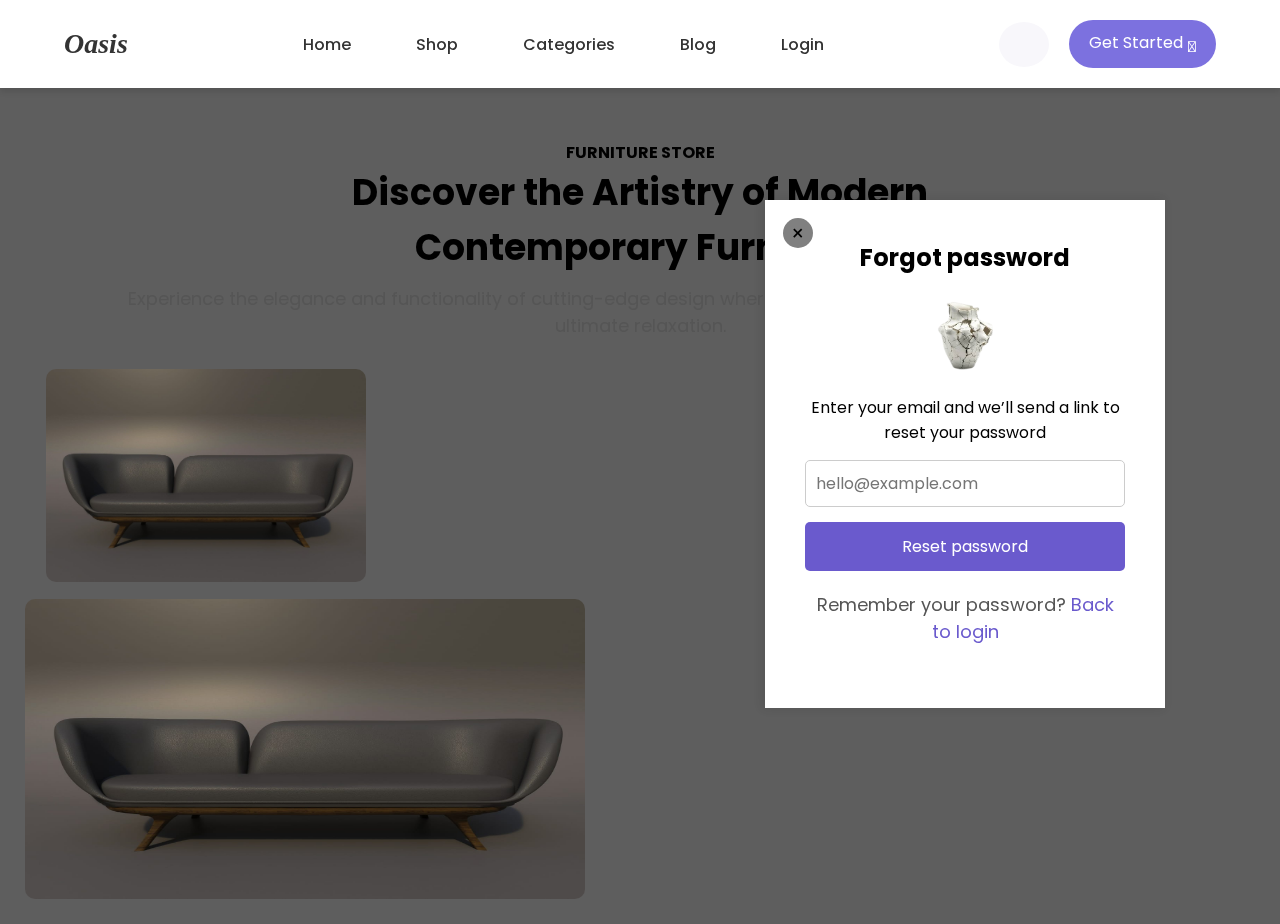
<file: forget.html>
<!DOCTYPE html>
<html lang="en">

<head>
    <meta charset="UTF-8">
    <meta name="viewport" content="width=device-width, initial-scale=1.0">
    <title>Oasis Furniture</title>
    <link rel="stylesheet" href="forget.css">
    <link rel="stylesheet" href="https://unpkg.com/boxicons@latest/css/boxicons.min.css">
    <link rel="stylesheet" href="https://cdnjs.cloudflare.com/ajax/libs/font-awesome/6.6.0/css/all.min.css"
        integrity="sha512-Kc323vGBEqzTmouAECnVceyQqyqdsSiqLQISBL29aUW4U/M7pSPA/gEUZQqv1cwx4OnYxTxve5UMg5GT6L4JJg=="
        crossorigin="anonymous" referrerpolicy="no-referrer" />

    <link rel="preconnect" href="https://fonts.googleapis.com">
    <link rel="preconnect" href="https://fonts.gstatic.com" crossorigin>
    <link
        href="https://fonts.googleapis.com/css2?family=Poppins:ital,wght@0,100;0,200;0,300;0,400;0,500;0,600;0,700;0,800;0,900;1,100;1,200;1,300;1,400;1,500;1,600;1,700;1,800;1,900&display=swap"
        rel="stylesheet">
        <link rel="stylesheet" href="https://use.fontawesome.com/releases/v5.12.0/css/all.css">
</head>

<body>
    
        <header>
            <div class="container">
                <div class="logo">Oasis</div>
                <nav>
                    <ul class="nav-links" id="navLinks">
                        <li><a href="oasiss.html">Home</a></li>
                        <li><a href="#">Shop</a></li>
                        <li><a href="#">Categories</a></li>
                        <li><a href="#">Blog</a></li>
                        <li><a href="login.html">Login</a></li>
                    </ul>
                </nav>
    
                <div class="menu-icon" id="menuIcon">
                    <i class="fa-solid fa-bars" id="openIcon"></i>
                    <i class="fa-solid fa-times" id="closeIcon"></i>
    
                </div>
    
                <div class="actions">
                    <a href="cart.html" class="cart-icon">
                        <i class="fa-solid fa-cart-shopping"></i>
                    </a>
                    <a href="#" class="btn">Get Started <i class="fa-solid fa-arrow-right"></i></a>
                </div>
    
            </div>
    
        </header>
        <section class="hero-section">
            <h4>FURNITURE STORE</h4>
            <h2>Discover the Artistry of Modern <br>
                Contemporary Furniture</h2>
            <p>Experience the elegance and functionality of cutting-edge design where luxury meets innovation in every piece
                for <br> ultimate relaxation.</p>
    
            <div class="hero-images">
                <div class="image-wrapper">
                    <img src="sofa12.jpg" alt="Sofa Image 1">
                </div>
                <div class="image-wrapper2">
                    <img src="sofa13.jpg" alt="Sofa Image 2" style="height: 300px;">
                </div>
            
            </div>

            <div class="forgot-password-modal">
                <div class="modal-content">
                    <div class="close-icon">&times;</div> <!-- This is the 'X' icon -->
                    <h3>Forgot password</h3>
                    <img src="forgot.png" alt="Decorative Vase">
                    <form>
                        <label for="email">Enter your email and we’ll send a link to reset your password</label>
                        <input type="email" id="email" placeholder="hello@example.com">
                        <button type="submit"><a href="login.html">Reset password</a></button>
                    </form>
                    <p>Remember your password? <a href="login.html">Back to login</a></p>
                </div>
            </div>
        </section>


        
</body>

</html>
</file>
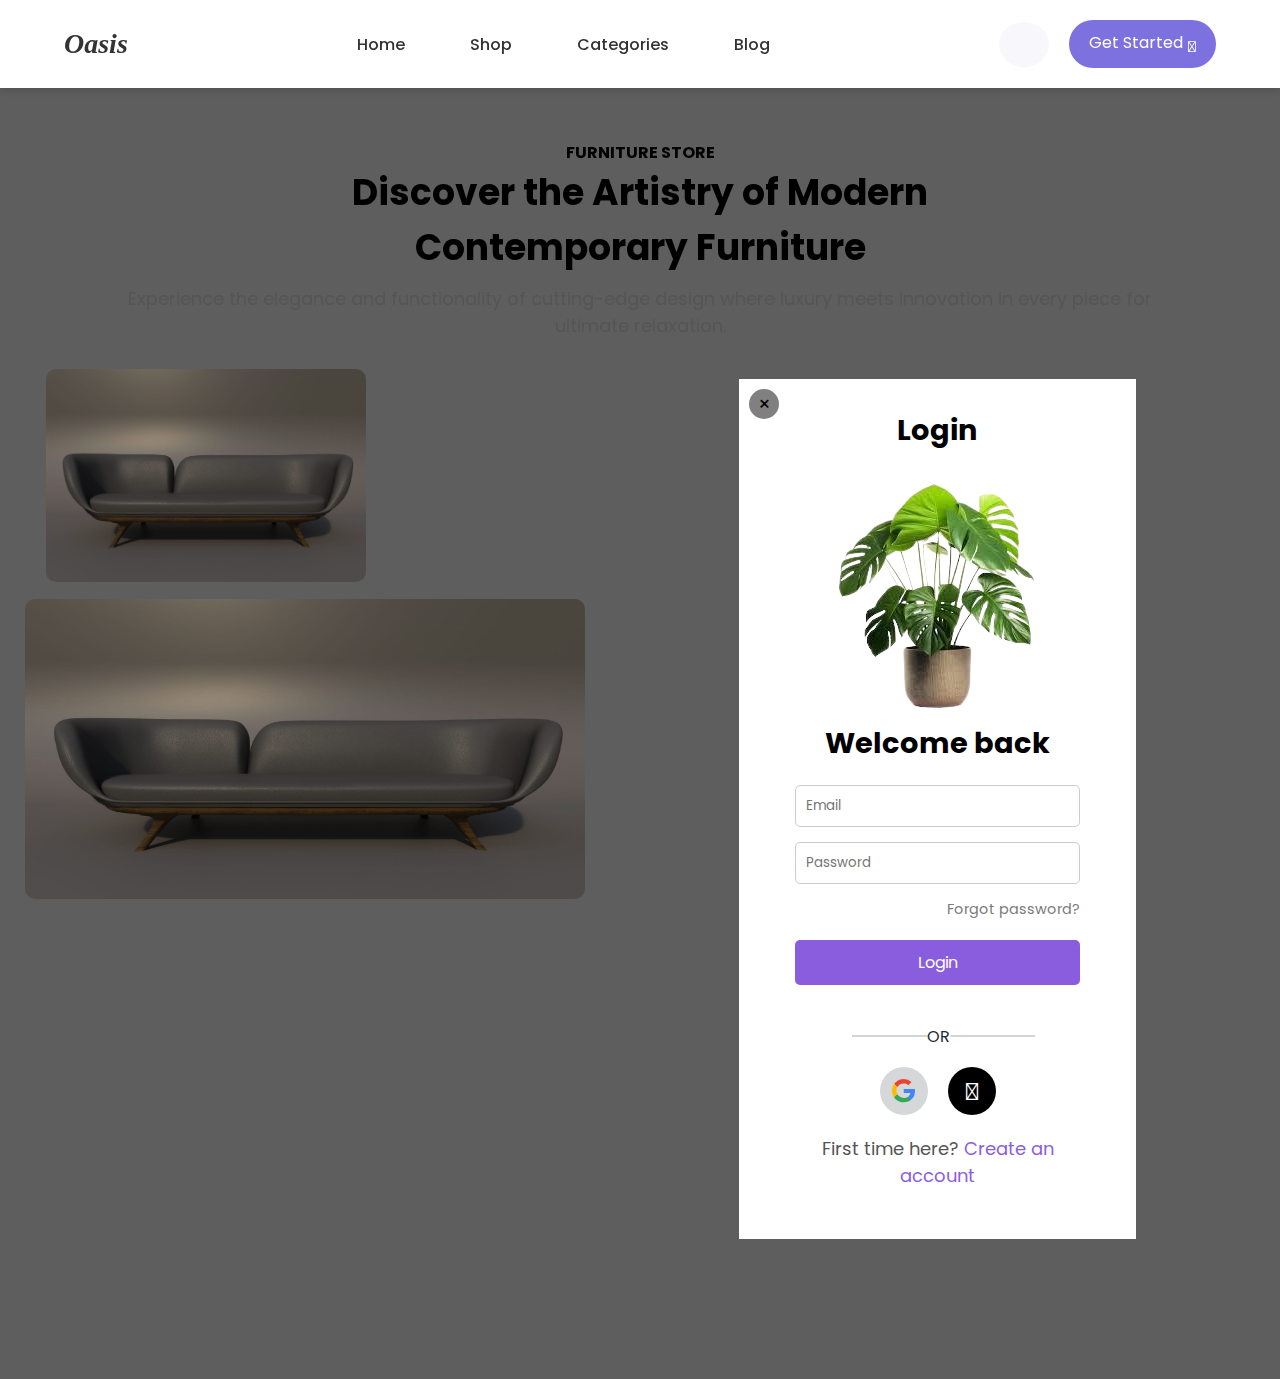
<file: login.html>
<!DOCTYPE html>
<html lang="en">

<head>
    <meta charset="UTF-8">
    <meta name="viewport" content="width=device-width, initial-scale=1.0">
    <title>Oasis Furniture</title>
    <link rel="stylesheet" href="login.css">
    <link rel="stylesheet" href="https://unpkg.com/boxicons@latest/css/boxicons.min.css">
    <link rel="stylesheet" href="https://cdnjs.cloudflare.com/ajax/libs/font-awesome/6.6.0/css/all.min.css"
        integrity="sha512-Kc323vGBEqzTmouAECnVceyQqyqdsSiqLQISBL29aUW4U/M7pSPA/gEUZQqv1cwx4OnYxTxve5UMg5GT6L4JJg=="
        crossorigin="anonymous" referrerpolicy="no-referrer" />

    <link rel="preconnect" href="https://fonts.googleapis.com">
    <link rel="preconnect" href="https://fonts.gstatic.com" crossorigin>
    <link
        href="https://fonts.googleapis.com/css2?family=Poppins:ital,wght@0,100;0,200;0,300;0,400;0,500;0,600;0,700;0,800;0,900;1,100;1,200;1,300;1,400;1,500;1,600;1,700;1,800;1,900&display=swap"
        rel="stylesheet">
        <link rel="stylesheet" href="https://use.fontawesome.com/releases/v5.12.0/css/all.css">
</head>

<body>
    
        <header>
            <div class="container">
                <div class="logo">Oasis</div>
                <nav>
                    <ul class="nav-links" id="navLinks">
                        <li><a href="oasiss.html">Home</a></li>
                    <li><a href="sittingpage.html">Shop</a></li>
                    <li><a href="#">Categories</a></li>
                    <li><a href="blog.html">Blog</a></li>
                    </ul>
                </nav>
    
                <div class="menu-icon" id="menuIcon">
                    <i class="fa-solid fa-bars" id="openIcon"></i>
                    <i class="fa-solid fa-times" id="closeIcon"></i>
    
                </div>
    
                <div class="actions">
                    <a href="cart.html" class="cart-icon">
                        <i class="fa-solid fa-cart-shopping"></i>
                    </a>
                    <a href="#" class="btn">Get Started <i class="fa-solid fa-arrow-right"></i></a>
                </div>
    
            </div>
    
        </header>
        <section class="hero-section">
            <h4>FURNITURE STORE</h4>
            <h2>Discover the Artistry of Modern <br>
                Contemporary Furniture</h2>
            <p>Experience the elegance and functionality of cutting-edge design where luxury meets innovation in every piece
                for <br> ultimate relaxation.</p>
    
            <div class="hero-images">
                <div class="image-wrapper">
                    <img src="sofa12.jpg" alt="Sofa Image 1">
                </div>
                <div class="image-wrapper2">
                    <img src="sofa13.jpg" alt="Sofa Image 2" style="height: 300px;">
                </div>
            
            </div>

            <div class="right-content">
                <div class="login-form">
                    <h3>Login</h3>
                    <div class="close-icon">&times;</div> <!-- This is the 'X' icon -->
                    <img src="plant1.png" alt="Plant" class="plant-image">
                    <h3>Welcome back</h3>
                    <form>
                        <input type="email" placeholder="Email" class="input-field">
                        <input type="password" placeholder="Password" class="input-field">
                        <a href="forget.html" class="forgot-password">Forgot password?</a>
                        <button type="submit" class="login-btn"><a href="oasiss.html">Login</a></button>
                            <div class="line">

                            </div>
                        <div class="social-login">
                            <a href="#" class="social-icon google">
                                <i class="fab fa-google fa-3x"></i> <!-- Google icon -->
                            </a>
                            <a href="#" class="social-icon apple">
                                <i class="fa-brands fa-apple"></i> <!-- Apple icon -->
                            </a>
                        </div>
                        <p class="create-account">First time here? <a href="account.html">Create an account</a></p>
                    </form>
                </div>
            </div>
        </section>


        
</body>

</html>
</file>
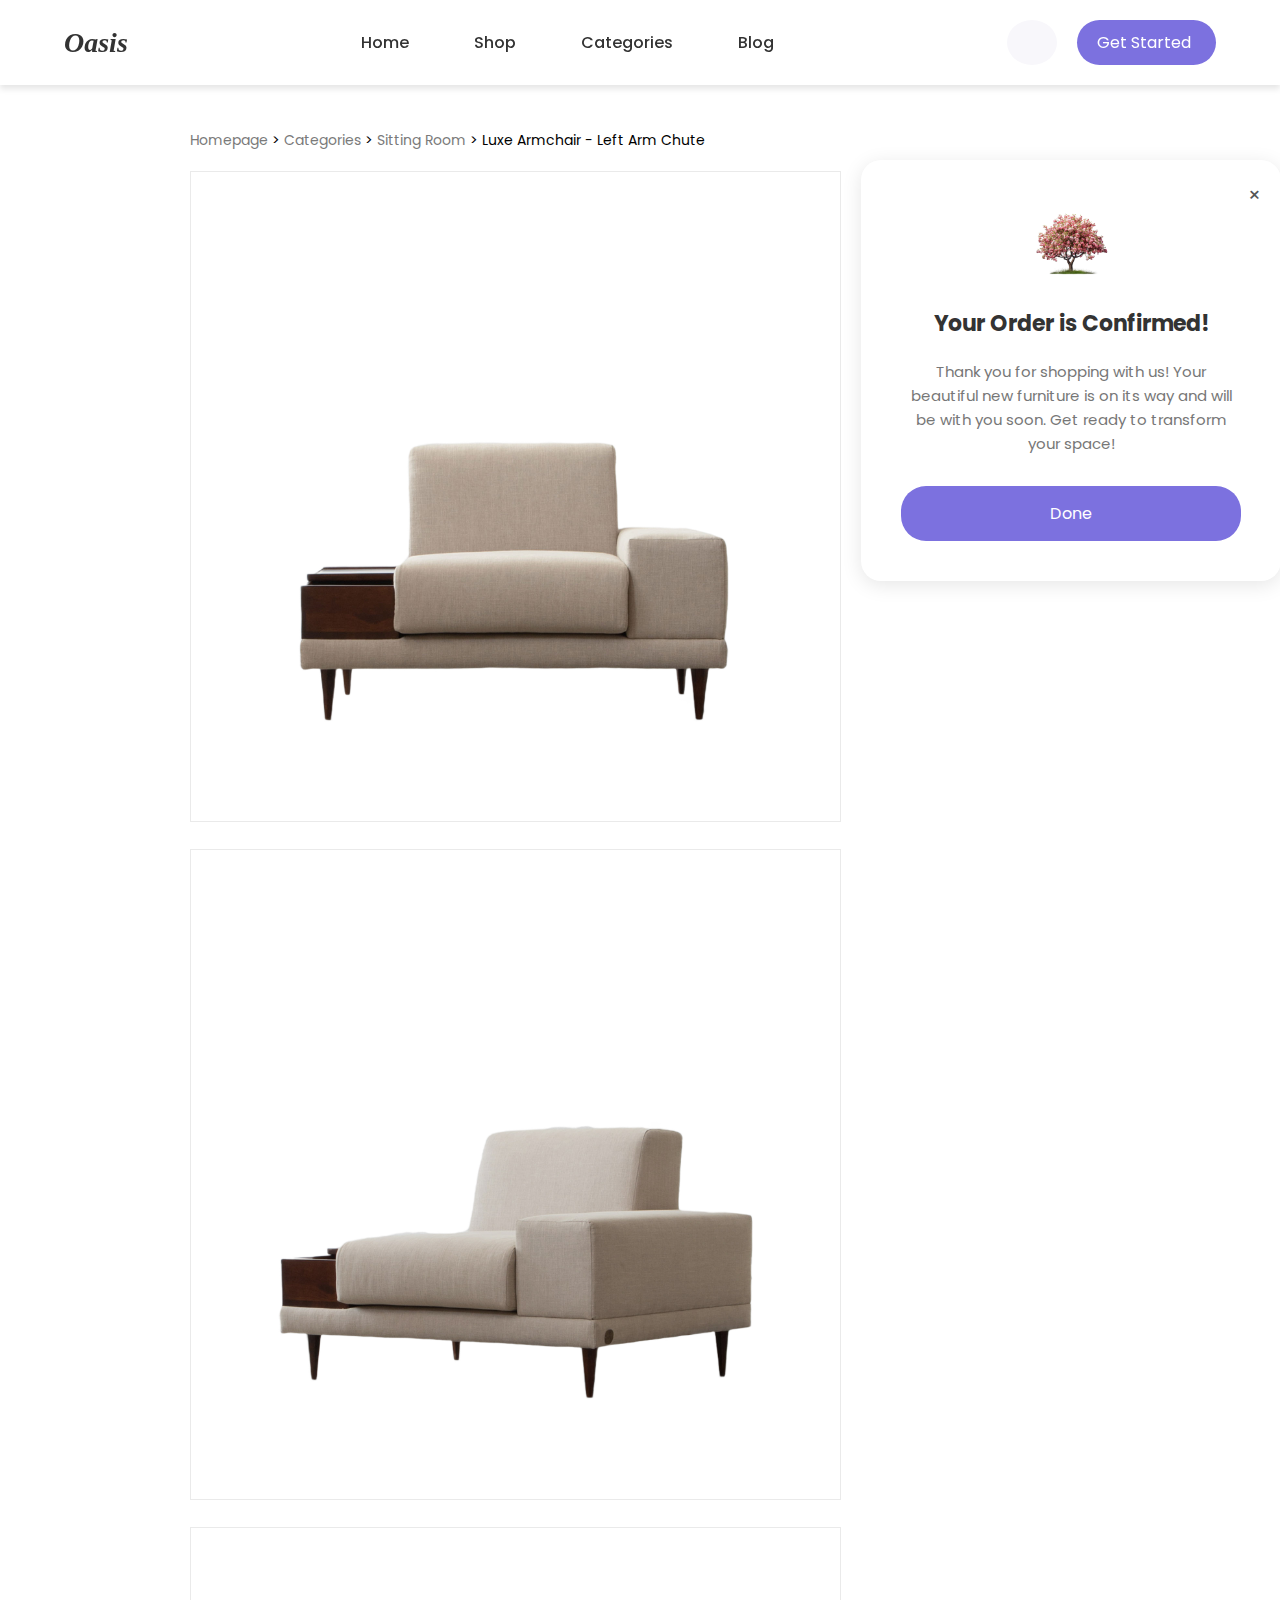
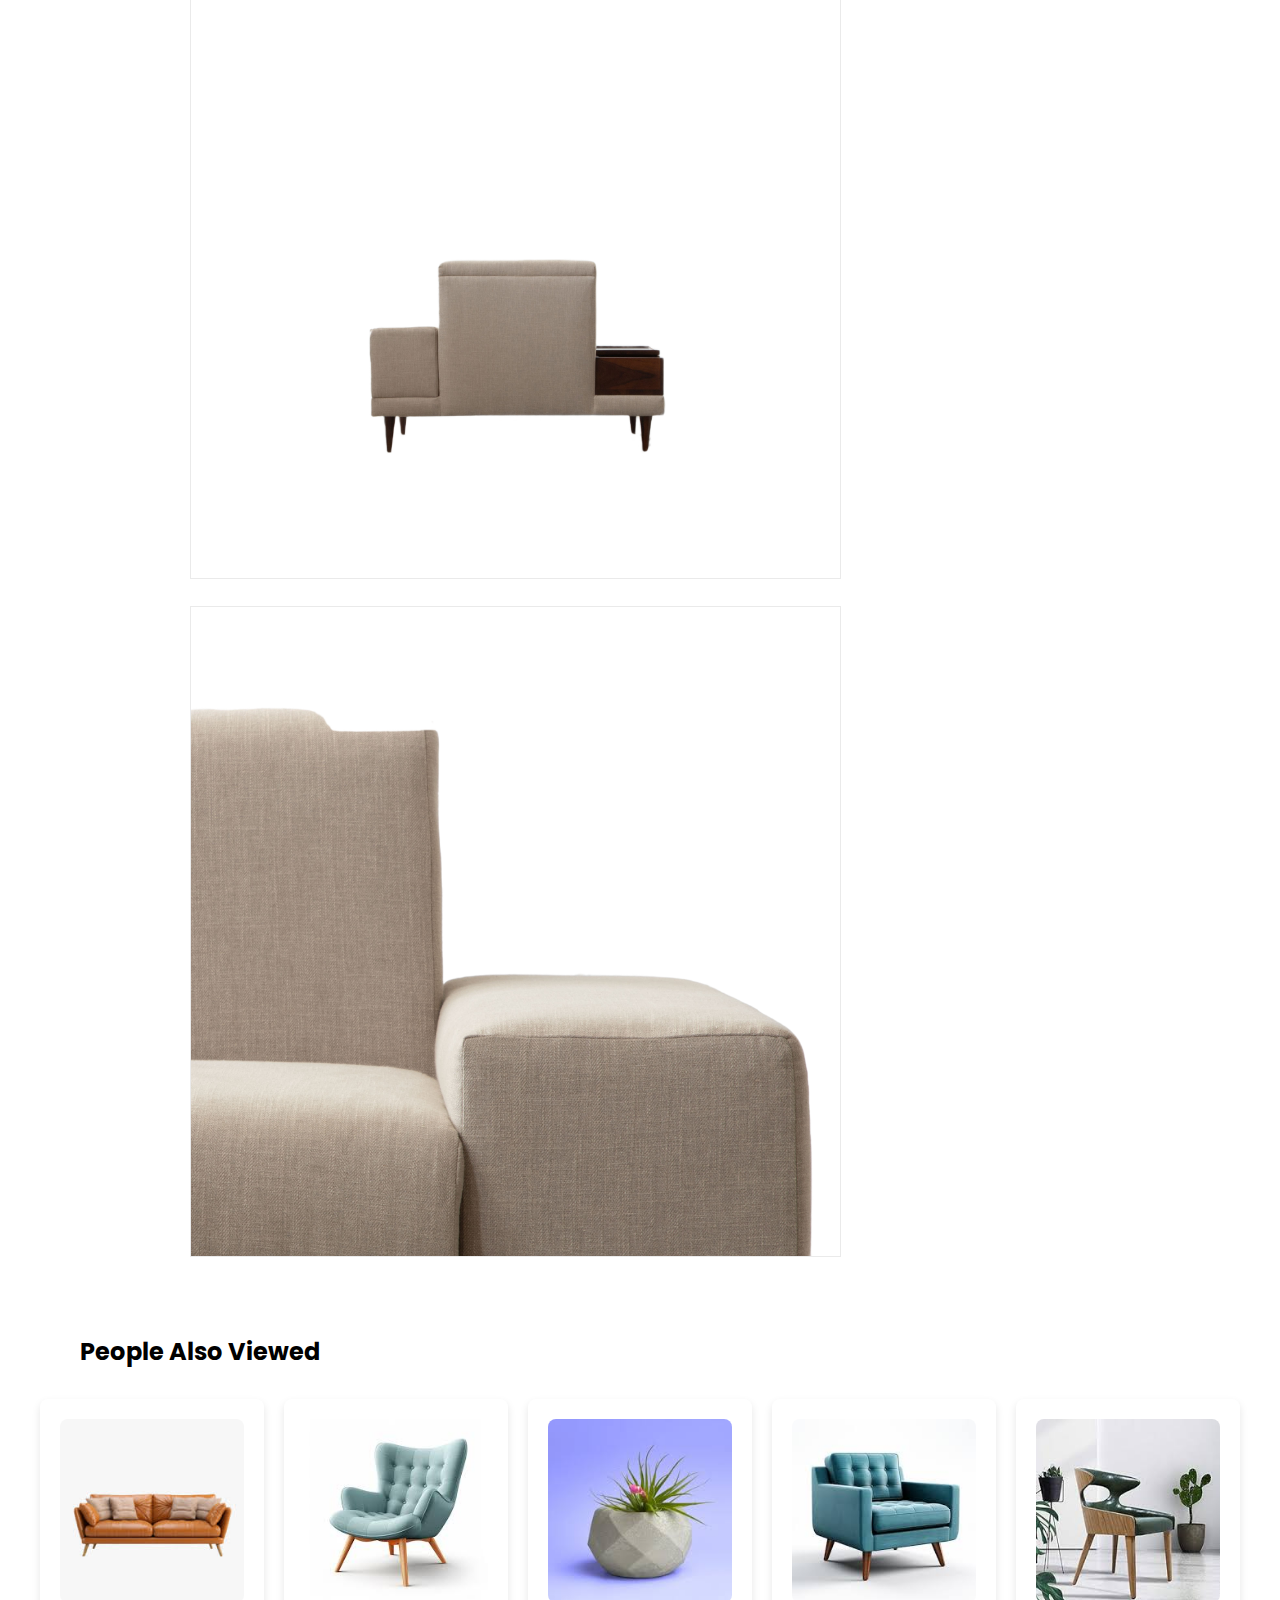
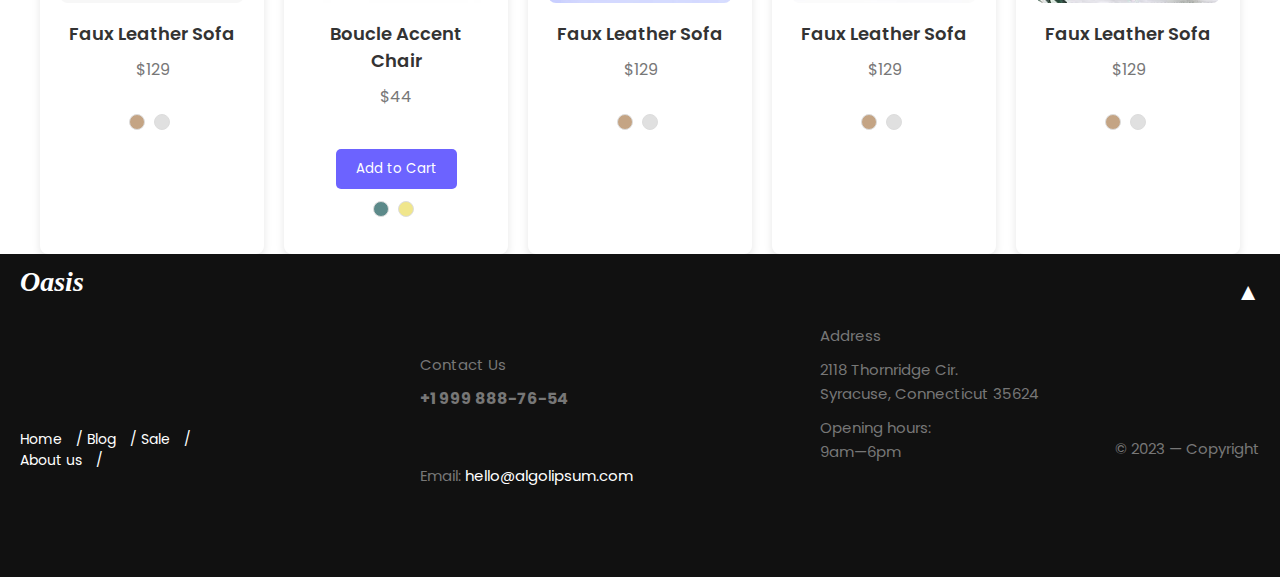
<file: order.html>
<!DOCTYPE html>
<html lang="en">

<head>
    <meta charset="UTF-8">
    <meta name="viewport" content="width=device-width, initial-scale=1.0">
    <title>Oasis</title>
    <link rel="stylesheet" href="order.css">
    <link rel="stylesheet" href="https://unpkg.com/boxicons@latest/css/boxicons.min.css">
    <link rel="stylesheet" href="https://cdnjs.cloudflare.com/ajax/libs/font-awesome/6.6.0/css/all.min.css"
        integrity="sha512-Kc323vGBEqzTmouAECnVceyQqyqdsSiqLQISBL29aUW4U/M7pSPA/gEUZQqv1cwx4OnYxTxve5UMg5GT6L4JJg=="
        crossorigin="anonymous" referrerpolicy="no-referrer" />

    <link rel="preconnect" href="https://fonts.googleapis.com">
    <link rel="preconnect" href="https://fonts.gstatic.com" crossorigin>
    <link
        href="https://fonts.googleapis.com/css2?family=Poppins:ital,wght@0,100;0,200;0,300;0,400;0,500;0,600;0,700;0,800;0,900;1,100;1,200;1,300;1,400;1,500;1,600;1,700;1,800;1,900&display=swap"
        rel="stylesheet">
</head>

<body>
    <!-- Header -->
    <header>
        <div class="container">
            <div class="logo">Oasis</div>
            <nav>
                <ul class="nav-links" id="navLinks">
                    <li><a href="oasiss.html">Home</a></li>
                    <li><a href="sittingpage.html">Shop</a></li>
                    <li><a href="#">Categories</a></li>
                    <li><a href="blog.html">Blog</a></li>
                </ul>
            </nav>

            <div class="menu-icon" id="menuIcon">
                <i class="fa-solid fa-bars" id="openIcon"></i>
                <i class="fa-solid fa-times" id="closeIcon"></i>

            </div>

            <div class="actions">
                <a href="cart.html" class="cart-icon">
                    <i class="fa-solid fa-cart-shopping"></i>
                </a>
                <a href="login.html" class="btn">Get Started <i class="fa-solid fa-arrow-right"></i></a>
            </div>

        </div>

    </header>
    <div class="container1">
        <!-- Sidebar / Main Product Section -->
        <div class="product-section">
            <div class="breadcrumbs">
                <a href="#">Homepage</a> >
                <a href="#">Categories</a> >
                <a href="#">Sitting Room</a> >
                <span>Luxe Armchair - Left Arm Chute</span>
            </div>
            <div class="product-gallery">
                <img src="cart1.png" alt="Front view of Luxe Armchair" class="cart1">
                <img src="cart2.png" alt="Side view of Luxe Armchair">
                <img src="cart3.png" alt="Back view of Luxe Armchair">
                <img src="cart4.png" alt="Back view of Luxe Armchair">
            </div>
        </div>

        <!-- order confirm -->
        <div class="confirmation-container1" >
            <div class="confirmation-box">
                <img src="tree.png" alt="Tree" class="plant-image" >
                <h1>Your Order is Confirmed!</h1>
                
                <p>Thank you for shopping with us! Your beautiful new furniture is on its way and will be with you soon. Get ready to transform your space!</p>
                <span class="close-btn" >&times;</span>
                <button type="submit" class="done-btn"><a href="oasiss.html">Done</a></button>
            </div>
        </div>
    </div>


    <div class="top">
        <div class="tops">
            <h2>People Also Viewed</h2>
            <button class="btns" style="border:none;display: flex;">
                <p style="margin-right: 20px;"><a href="#"><i class="fa-solid fa-arrow-left-long"></i></a></p>

                <p><a href="#"><i class="fa-solid fa-arrow-right-long"></i></a></p>
            </button>
        </div>

        <!-- Add your product grid or content here -->
    </div>

    <div class="products">
        <div class="product-grid">
            <div class="product">
                <img src="pr1.jpg" alt="Faux Leather Sofa" class="product-img">
                <h3 class="product-name">Faux Leather Sofa</h3>
                <p class="price">$129</p>
                <div class="colors">
                    <span class="color-circle" style="background-color: #c4a484;"></span>
                    <span class="color-circle" style="background-color: #e0e0e0;"></span>
                </div>
            </div>
            <div class="product">
                <img src="pr2.jpg" alt="Boucle Accent Chair" class="product-img">
                <h3 class="product-name">Boucle Accent Chair</h3>
                <p class="price">$44</p>
                <button class="add-to-cart">Add to Cart</button>
                <div class="colors">
                    <span class="color-circle" style="background-color: #5c8a8a;"></span>
                    <span class="color-circle" style="background-color: #f0e68c;"></span>
                </div>
            </div>
            <div class="product">
                <img src="pr3.jpg" alt="Faux Leather Sofa" class="product-img">
                <h3 class="product-name">Faux Leather Sofa</h3>
                <p class="price">$129</p>
                <div class="colors">
                    <span class="color-circle" style="background-color: #c4a484;"></span>
                    <span class="color-circle" style="background-color: #e0e0e0;"></span>
                </div>
            </div>
            <div class="product">
                <img src="pr4.jpg" alt="Faux Leather Sofa" class="product-img">
                <h3 class="product-name">Faux Leather Sofa</h3>
                <p class="price">$129</p>
                <div class="colors">
                    <span class="color-circle" style="background-color: #c4a484;"></span>
                    <span class="color-circle" style="background-color: #e0e0e0;"></span>
                </div>
            </div>
            <div class="product">
                <img src="pr5.jpg" alt="Faux Leather Sofa" class="product-img">
                <h3 class="product-name">Faux Leather Sofa</h3>
                <p class="price">$129</p>
                <div class="colors">
                    <span class="color-circle" style="background-color: #c4a484;"></span>
                    <span class="color-circle" style="background-color: #e0e0e0;"></span>
                </div>
            </div>
        </div>
    </div>

    <!-- Footer -->

    <footer class="footer">
        <div class="footer-container">
            <div class="footer-left">
                <h1 class="footer-logo">Oasis</h1>
                <div class="footer-nav">
                    <a href="#">Home</a> /
                    <a href="#">Blog</a> /
                    <a href="#">Sale</a> / <br>
                    <a href="#">About us</a> /
                </div>
            </div>
            <div class="footer-middle">
                <p>Contact Us</p>
                <p class="phone-number">+1 999 888-76-54</p>
                <p class="email">Email: <a href="mailto:hello@algolipsum.com">hello@algolipsum.com</a></p>
            </div>
            <div class="footer-right">
                <p>Address</p>
                <p>2118 Thornridge Cir.<br> Syracuse, Connecticut 35624</p>
                <p>Opening hours: <br>9am—6pm</p>
            </div>
        </div>
        <div class="footer-bottom">
            <p>&copy; 2023 — Copyright</p>
        </div>
        <div class="footer-back-to-top">
            <a href="#top">&#x25B2;</a>
        </div>
    </footer>





</body>

</html>
</file>
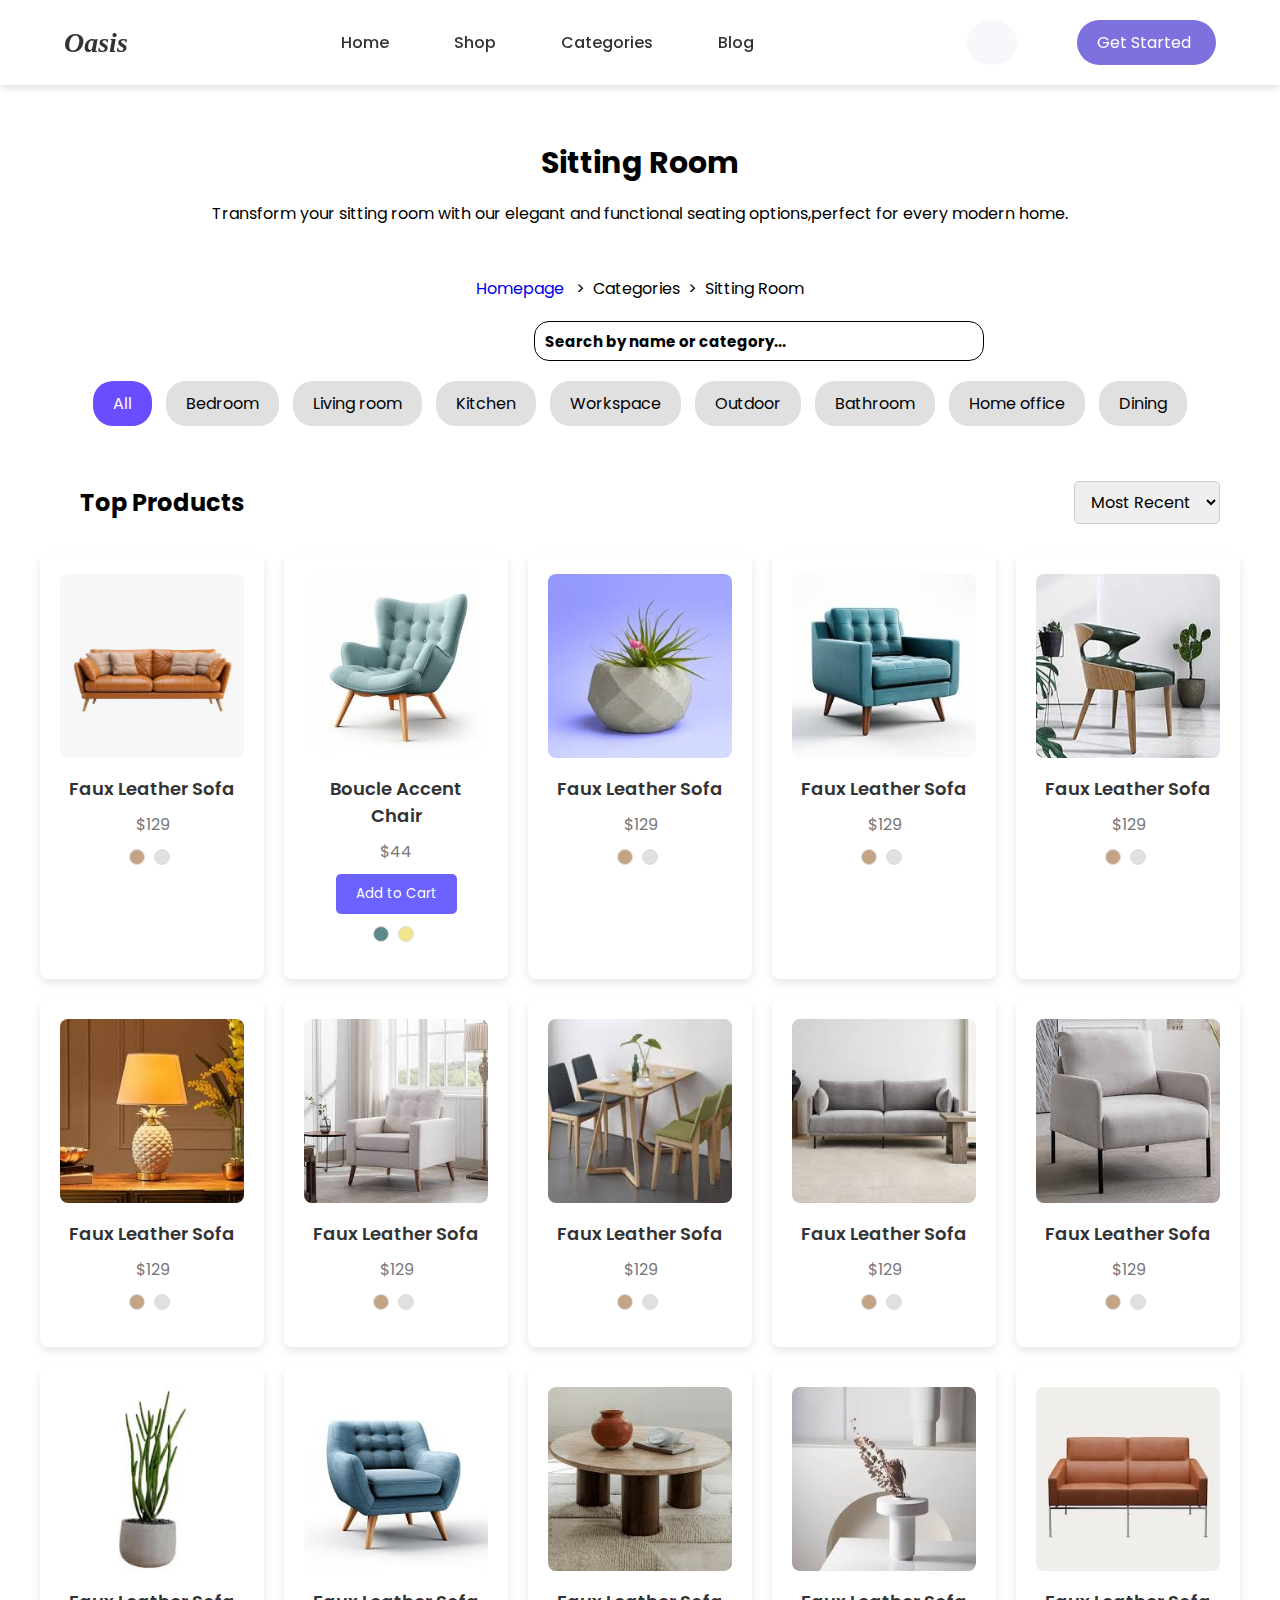
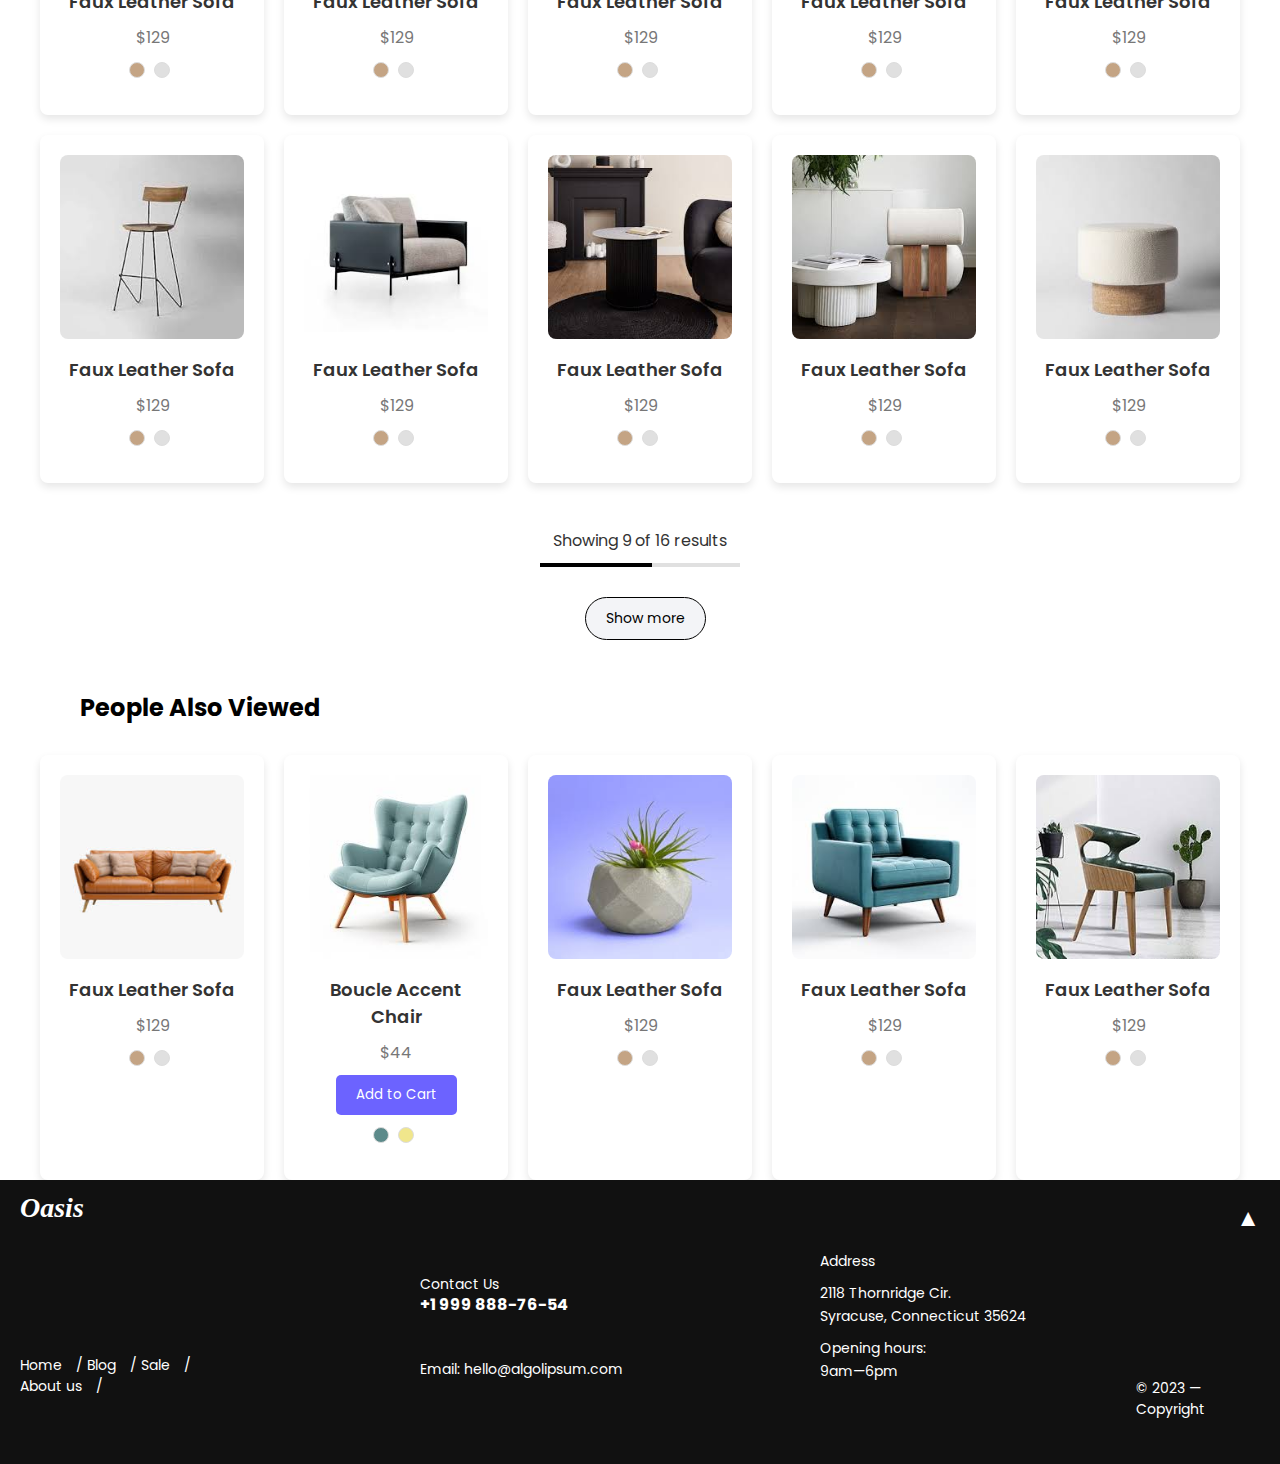
<file: sittingpage.html>
<!DOCTYPE html>
<html lang="en">

<head>
    <meta charset="UTF-8">
    <meta name="viewport" content="width=device-width, initial-scale=1.0">
    <title>e commerce</title>
    <link rel="stylesheet" href="sittingroom.css">
    <link rel="stylesheet" href="https://unpkg.com/boxicons@latest/css/boxicons.min.css">
    <link rel="stylesheet" href="https://cdnjs.cloudflare.com/ajax/libs/font-awesome/6.6.0/css/all.min.css"
        integrity="sha512-Kc323vGBEqzTmouAECnVceyQqyqdsSiqLQISBL29aUW4U/M7pSPA/gEUZQqv1cwx4OnYxTxve5UMg5GT6L4JJg=="
        crossorigin="anonymous" referrerpolicy="no-referrer" />

    <link rel="preconnect" href="https://fonts.googleapis.com">
    <link rel="preconnect" href="https://fonts.gstatic.com" crossorigin>
    <link
        href="https://fonts.googleapis.com/css2?family=Poppins:ital,wght@0,100;0,200;0,300;0,400;0,500;0,600;0,700;0,800;0,900;1,100;1,200;1,300;1,400;1,500;1,600;1,700;1,800;1,900&display=swap"
        rel="stylesheet">
</head>

<body>
    <!-- Header -->
    <header>
        <div class="container">
            <div class="logo">Oasis</div>
            <nav>
                <ul class="nav-links" id="navLinks">
                    <li><a href="oasiss.html">Home</a></li>
                    <li><a href="sittingpage.html">Shop</a></li>
                    <li><a href="#">Categories</a></li>
                    <li><a href="blog.html">Blog</a></li>
                </ul>
            </nav>

            <div class="menu-icon" id="menuIcon">
                <i class="fa-solid fa-bars" id="openIcon"></i>
                <i class="fa-solid fa-times" id="closeIcon"></i>

            </div>

            <div class="actions">
                <a href="addtocart.html" class="cart-icon">
                    <i class="fa-solid fa-cart-shopping"></i>
                </a>
                <a href="login.html" class="btn">Get Started <i class="fa-solid fa-arrow-right"></i></a>
            </div>

        </div>

    </header>
   
        <!-- main text -->
        <div class="main-text">
            <h1 class="sit1" style="font-size: 30px;margin-bottom: 15px; text-align: center;">Sitting Room</h1>
            <p>Transform your sitting room with our elegant and functional seating options,perfect for every modern
                home.</p><br><br>
            <p><a href="oasiss.html">Homepage</a> &nbsp; >&nbsp; Categories &nbsp;> &nbsp;Sitting Room</p>
        </div>
        <div class="searchbar">
            <h6>Search by name or category...</h6>
            <div class="icon">
                <a href="cartpage.html"><i class="fa-solid fa-magnifying-glass"></i></a>
            </div>
        </div>



    </div>

    <!-- designing -->
    <section class="design">

        <div class="filter-buttons">
            <button class="active">All</button>
            <button>Bedroom</button>
            <button>Living room</button>
            <button>Kitchen</button>
            <button>Workspace</button>
            <button>Outdoor</button>
            <button>Bathroom</button>
            <button>Home office</button>
            <button>Dining</button>
        </div>
        
        
    </section>

    <!-- Top Product -->
    
    <div class="top">
        <div class="tops">
            <h2>Top Products</h2>
            <div class="dropdown">
                <select>
                    <option value="most-recent">Most Recent</option>
                    <option value="top-rated">Top Rated</option>
                    <option value="best-selling">Best Selling</option>
                </select>
            </div>
        </div>

        <!-- Add your product grid or content here -->
    </div>

    <div class="products">
        <div class="product-grid">
            <div class="product">
                <img src="pr1.jpg" alt="Faux Leather Sofa" class="product-img">
                <h3 class="product-name">Faux Leather Sofa</h3>
                <p class="price">$129</p>
                <div class="colors">
                    <span class="color-circle" style="background-color: #c4a484;"></span>
                    <span class="color-circle" style="background-color: #e0e0e0;"></span>
                </div>
            </div>
            <div class="product">
                <img src="pr2.jpg" alt="Boucle Accent Chair" class="product-img">
                <h3 class="product-name">Boucle Accent Chair</h3>
                <p class="price">$44</p>
                <button class="add-to-cart"><a href="addtocart.html">Add to Cart</a></button>
                <div class="colors">
                    <span class="color-circle" style="background-color: #5c8a8a;"></span>
                    <span class="color-circle" style="background-color: #f0e68c;"></span>
                </div>
            </div>
            <div class="product">
                <img src="pr3.jpg" alt="Faux Leather Sofa" class="product-img">
                <h3 class="product-name">Faux Leather Sofa</h3>
                <p class="price">$129</p>
                <div class="colors">
                    <span class="color-circle" style="background-color: #c4a484;"></span>
                    <span class="color-circle" style="background-color: #e0e0e0;"></span>
                </div>
            </div>
            <div class="product">
                <img src="pr4.jpg" alt="Faux Leather Sofa" class="product-img">
                <h3 class="product-name">Faux Leather Sofa</h3>
                <p class="price">$129</p>
                <div class="colors">
                    <span class="color-circle" style="background-color: #c4a484;"></span>
                    <span class="color-circle" style="background-color: #e0e0e0;"></span>
                </div>
            </div>
            <div class="product">
                <img src="pr5.jpg" alt="Faux Leather Sofa" class="product-img">
                <h3 class="product-name">Faux Leather Sofa</h3>
                <p class="price">$129</p>
                <div class="colors">
                    <span class="color-circle" style="background-color: #c4a484;"></span>
                    <span class="color-circle" style="background-color: #e0e0e0;"></span>
                </div>
            </div>
            <div class="product">
                <img src="pr6.jpg" alt="Faux Leather Sofa" class="product-img">
                <h3 class="product-name">Faux Leather Sofa</h3>
                <p class="price">$129</p>
                <div class="colors">
                    <span class="color-circle" style="background-color: #c4a484;"></span>
                    <span class="color-circle" style="background-color: #e0e0e0;"></span>
                </div>
            </div>
            <div class="product">
                <img src="pr7.jpg" alt="Faux Leather Sofa" class="product-img">
                <h3 class="product-name">Faux Leather Sofa</h3>
                <p class="price">$129</p>
                <div class="colors">
                    <span class="color-circle" style="background-color: #c4a484;"></span>
                    <span class="color-circle" style="background-color: #e0e0e0;"></span>
                </div>
            </div>
            <div class="product">
                <img src="pr8.jpg" alt="Faux Leather Sofa" class="product-img">
                <h3 class="product-name">Faux Leather Sofa</h3>
                <p class="price">$129</p>
                <div class="colors">
                    <span class="color-circle" style="background-color: #c4a484;"></span>
                    <span class="color-circle" style="background-color: #e0e0e0;"></span>
                </div>
            </div>
            <div class="product">
                <img src="pr9.jpg" alt="Faux Leather Sofa" class="product-img">
                <h3 class="product-name">Faux Leather Sofa</h3>
                <p class="price">$129</p>
                <div class="colors">
                    <span class="color-circle" style="background-color: #c4a484;"></span>
                    <span class="color-circle" style="background-color: #e0e0e0;"></span>
                </div>
            </div>
            <div class="product">
                <img src="pr10.jpg" alt="Faux Leather Sofa" class="product-img">
                <h3 class="product-name">Faux Leather Sofa</h3>
                <p class="price">$129</p>
                <div class="colors">
                    <span class="color-circle" style="background-color: #c4a484;"></span>
                    <span class="color-circle" style="background-color: #e0e0e0;"></span>
                </div>
            </div><div class="product">
                <img src="pr11.jpg" alt="Faux Leather Sofa" class="product-img">
                <h3 class="product-name">Faux Leather Sofa</h3>
                <p class="price">$129</p>
                <div class="colors">
                    <span class="color-circle" style="background-color: #c4a484;"></span>
                    <span class="color-circle" style="background-color: #e0e0e0;"></span>
                </div>
            </div>
            <div class="product">
                <img src="pr12.jpg" alt="Faux Leather Sofa" class="product-img">
                <h3 class="product-name">Faux Leather Sofa</h3>
                <p class="price">$129</p>
                <div class="colors">
                    <span class="color-circle" style="background-color: #c4a484;"></span>
                    <span class="color-circle" style="background-color: #e0e0e0;"></span>
                </div>
            </div>
            <div class="product">
                <img src="pr13.jpg" alt="Faux Leather Sofa" class="product-img">
                <h3 class="product-name">Faux Leather Sofa</h3>
                <p class="price">$129</p>
                <div class="colors">
                    <span class="color-circle" style="background-color: #c4a484;"></span>
                    <span class="color-circle" style="background-color: #e0e0e0;"></span>
                </div>
            </div>
            <div class="product">
                <img src="pr14.jpg" alt="Faux Leather Sofa" class="product-img">
                <h3 class="product-name">Faux Leather Sofa</h3>
                <p class="price">$129</p>
                <div class="colors">
                    <span class="color-circle" style="background-color: #c4a484;"></span>
                    <span class="color-circle" style="background-color: #e0e0e0;"></span>
                </div>
            </div>
            <div class="product">
                <img src="pr15.jpg" alt="Faux Leather Sofa" class="product-img">
                <h3 class="product-name">Faux Leather Sofa</h3>
                <p class="price">$129</p>
                <div class="colors">
                    <span class="color-circle" style="background-color: #c4a484;"></span>
                    <span class="color-circle" style="background-color: #e0e0e0;"></span>
                </div>
            </div>
            <div class="product">
                <img src="pr16.jpg" alt="Faux Leather Sofa" class="product-img">
                <h3 class="product-name">Faux Leather Sofa</h3>
                <p class="price">$129</p>
                <div class="colors">
                    <span class="color-circle" style="background-color: #c4a484;"></span>
                    <span class="color-circle" style="background-color: #e0e0e0;"></span>
                </div>
            </div>
            <div class="product">
                <img src="pr17.jpg" alt="Faux Leather Sofa" class="product-img">
                <h3 class="product-name">Faux Leather Sofa</h3>
                <p class="price">$129</p>
                <div class="colors">
                    <span class="color-circle" style="background-color: #c4a484;"></span>
                    <span class="color-circle" style="background-color: #e0e0e0;"></span>
                </div>
            </div>
            <div class="product">
                <img src="pr18.jpg" alt="Faux Leather Sofa" class="product-img">
                <h3 class="product-name">Faux Leather Sofa</h3>
                <p class="price">$129</p>
                <div class="colors">
                    <span class="color-circle" style="background-color: #c4a484;"></span>
                    <span class="color-circle" style="background-color: #e0e0e0;"></span>
                </div>
            </div>
            <div class="product">
                <img src="pr19.jpg" alt="Faux Leather Sofa" class="product-img">
                <h3 class="product-name">Faux Leather Sofa</h3>
                <p class="price">$129</p>
                <div class="colors">
                    <span class="color-circle" style="background-color: #c4a484;"></span>
                    <span class="color-circle" style="background-color: #e0e0e0;"></span>
                </div>
            </div>
            <div class="product">
                <img src="pr20.jpg" alt="Faux Leather Sofa" class="product-img">
                <h3 class="product-name">Faux Leather Sofa</h3>
                <p class="price">$129</p>
                <div class="colors">
                    <span class="color-circle" style="background-color: #c4a484;"></span>
                    <span class="color-circle" style="background-color: #e0e0e0;"></span>
                </div>
            </div>
            <!-- Add more product divs as needed -->
        </div>
    </div>
    <div class="result">
        <div class="results-text">
            <p>Showing 9 of 16 results</p>
        </div>

        <div class="progress-bar">
            <div class="progress"></div>
        </div>

        <button class="show-more-btn">Show more</button>
    </div>

   

    <div class="top">
        <div class="tops">
            <h2>People Also Viewed</h2>
            <button class="btns" style="border:none;display: flex;">
                <p style="margin-right: 20px;"><a href="#"><i class="fa-solid fa-arrow-left-long"></i></a></p>

                <p><a href="#"><i class="fa-solid fa-arrow-right-long"></i></a></p>
            </button>
        </div>

        <!-- Add your product grid or content here -->
    </div>

    <div class="products">
        <div class="product-grid">
            <div class="product">
                <img src="pr1.jpg" alt="Faux Leather Sofa" class="product-img">
                <h3 class="product-name">Faux Leather Sofa</h3>
                <p class="price">$129</p>
                <div class="colors">
                    <span class="color-circle" style="background-color: #c4a484;"></span>
                    <span class="color-circle" style="background-color: #e0e0e0;"></span>
                </div>
            </div>
            <div class="product">
                <img src="pr2.jpg" alt="Boucle Accent Chair" class="product-img">
                <h3 class="product-name">Boucle Accent Chair</h3>
                <p class="price">$44</p>
                <button class="add-to-cart">Add to Cart</button>
                <div class="colors">
                    <span class="color-circle" style="background-color: #5c8a8a;"></span>
                    <span class="color-circle" style="background-color: #f0e68c;"></span>
                </div>
            </div>
            <div class="product">
                <img src="pr3.jpg" alt="Faux Leather Sofa" class="product-img">
                <h3 class="product-name">Faux Leather Sofa</h3>
                <p class="price">$129</p>
                <div class="colors">
                    <span class="color-circle" style="background-color: #c4a484;"></span>
                    <span class="color-circle" style="background-color: #e0e0e0;"></span>
                </div>
            </div>
            <div class="product">
                <img src="pr4.jpg" alt="Faux Leather Sofa" class="product-img">
                <h3 class="product-name">Faux Leather Sofa</h3>
                <p class="price">$129</p>
                <div class="colors">
                    <span class="color-circle" style="background-color: #c4a484;"></span>
                    <span class="color-circle" style="background-color: #e0e0e0;"></span>
                </div>
            </div>
            <div class="product">
                <img src="pr5.jpg" alt="Faux Leather Sofa" class="product-img">
                <h3 class="product-name">Faux Leather Sofa</h3>
                <p class="price">$129</p>
                <div class="colors">
                    <span class="color-circle" style="background-color: #c4a484;"></span>
                    <span class="color-circle" style="background-color: #e0e0e0;"></span>
                </div>
            </div>
            </div>
            </div>
        
    <!-- Footer -->

    <footer class="footer">
        <div class="footer-container">
            <div class="footer-left">
                <h1 class="footer-logo">Oasis</h1>
                <div class="footer-nav">
                    <a href="#">Home</a> / 
                    <a href="#">Blog</a> / 
                    <a href="#">Sale</a> / <br>
                    <a href="#">About us</a> /
                </div>
            </div>
            <div class="footer-middle">
                <p>Contact Us</p>
                <p class="phone-number">+1 999 888-76-54</p>
                <p class="email">Email: <a href="mailto:hello@algolipsum.com">hello@algolipsum.com</a></p>
            </div>
            <div class="footer-right">
                <p>Address</p>
                <p>2118 Thornridge Cir.<br> Syracuse, Connecticut 35624</p>
                <p>Opening hours: <br>9am—6pm</p>
            </div>
        </div>
        <div class="footer-bottom">
            <p>&copy; 2023 — Copyright</p>
        </div>
        <div class="footer-back-to-top">
            <a href="#top">&#x25B2;</a>
        </div>
    </footer>
             
    


</body>

</html>
</file>
<file: account.css>
*{
    margin: 0;
    padding: 0;
    box-sizing: border-box;
    text-decoration: none;
    border: none;
    outline: none;
    scroll-behavior: smooth;
    font-family: "Poppins", sans-serif;

}
html{
    overflow-x:hidden;

}
body {
    font-family: Arial, sans-serif;
    background-color: #ffffff;
}

header {
    background-color: #fff;
    box-shadow: 0 4px 6px rgba(0, 0, 0, 0.1);
    padding: 20px 0;
    position: fixed; /* Make header fixed */
    top: 0;
    width: 100%;
    z-index: 1000; /* Ensure the header is above other elements */
    
}

.container {
    display: flex;
    justify-content: space-between;
    align-items: center;
    width: 90%;
    max-width: 1200px;
    margin: 0 auto;
   

}

.logo {
    font-size: 28px;
    font-weight: bold;
    color: #333;
    font-family: 'Georgia',  serif;
    font-style: italic;
}

nav ul {
    list-style: none;
    display: flex;
    gap: 65px;
}

nav ul li {
    display: inline-block;
}

nav ul li a {
    text-decoration: none;
    color: #333;
    font-weight: 500;
}

.actions {
    display: flex;
    align-items: center;
    gap: 20px;
}

.cart-icon i{
    font-size: 20px;
    color: #7c71df;
    margin-top: 14px;
}
.cart-icon{
    text-decoration: none;
    position: relative;
    display: inline-block;
    width: 50px;
    height: 45px;
    background-color: #f8f7fb;
    border-radius: 50%;
    text-align: center;
    line-height: 40px;
}

.btn {
    text-decoration: none;
    background-color: #7c71df;
    color: #fff;
    padding: 10px 20px;
    border-radius: 50px;
    transition: background-color 0.3s ease;
    display: inline-flex;
}
.btn i{
    font-size: 15px;
    color: #ffffff;
    margin-top: 5px;
    margin-left: 5px;
}

.btn:hover {
    background-color: #483d8b;
}
/* hide the menu icon by default */
.menu-icon{
    display: none;
}

/* Hero Section */
.hero-section {
    text-align: center;
    padding: 140px 20px;
    background-color:  #15151552 ;
    backdrop-filter: brightness(0.5);
    
}

.hero-section h2 {
    font-size: 36px;
    margin-bottom: 10px;
}

.hero-section p {
    font-size: 18px;
    margin-bottom: 30px;
    color: #555;
}

.hero-images {
    display: flex;
    flex-direction: column;
    align-items: center;
    gap: 10px;
    height: 415px;
}

.image-wrapper {
    width: 100%;
    max-width: 400px;
    position: relative;
    margin-right: 70%;
}

.image-wrapper2{
    max-width: 700px;
    width: 100%;
    position: relative;
    margin-right: 54%;
}

.hero-images img {
    width: 80%;
    border-radius: 10px;
}.signup-modal {
    position: fixed;
    top: 170px;
    right: 125px;
    width: 400px;
    height: 62%;
    background-color: #fff;
    box-shadow: -2px 0 10px rgba(0, 0, 0, 0.1);
    padding: 40px;
    border-radius: 10px;

}

.modal-content {
    position: relative;
}

.close-icon {
    position: absolute; /* Position absolute for free placement */
    top: -22px; /* Distance from the top */
    left: -22px; /* Distance from the left */
    font-size: 21px; /* Size of the close icon */
    color: black; /* Color of the icon */
    cursor: pointer; /* Pointer cursor on hover */
    transition: color 0.3s; /* Smooth transition for color change */
    background-color: grey;
    width: 30px;
    height: 30px;
    border-radius: 24px;
}

.close-icon:hover {
    color: red; /* Change color on hover */
}
  
.signup-modal h2 {
    font-size: 24px;
    margin-bottom: 20px;
    text-align: center;
}

.signup-modal img {
    display: block;
    margin: 0 auto 20px;
    width: 80px;
}

form {
    display: flex;
    flex-direction: column;
    gap: 15px;
}

input[type="email"],
input[type="password"] {
    padding: 10px;
    font-size: 16px;
    border: 1px solid #ccc;
    border-radius: 5px;
}

button {
    background-color: #6a5acd;
    color: #fff;
    padding: 12px;
    border: none;
    border-radius: 5px;
    cursor: pointer;
    font-size: 16px;
}
button a{
    color: #ffffff;
}

button:hover {
    background-color: #584bb5;
}

.terms {
    display: flex;
    align-items: center;
}

.terms label {
    font-size: 14px;
    color: #777;
}

.terms a {
    color: #6a5acd;
    text-decoration: none;
}

.terms a:hover {
    text-decoration: underline;
}

.signup-modal p {
    text-align: center;
    margin-top: 20px;
}

.signup-modal p a {
    color: #6a5acd;
    text-decoration: none;
}

.signup-modal p a:hover {
    text-decoration: underline;
}






/* Mobile responsiveness */
@media (max-width: 768px) {
    /* Hide the full menu and show the hamburger icon */
    nav ul {
     position: fixed;
     top: 0;
     right: -100%;
     width: 80%;
     height: 100%;
     background-color: white;
     display: flex;
     flex-direction: column;
     align-items: center;
     justify-content: center;
     transition: 0.3s ease;
     z-index: 999;
 }
 
 nav ul li {
     margin: 20px 0;
 }
 
 /* When the menu is toggled (checkbox checked), show the menu */
 #menuToggle:checked ~ nav ul {
     right: 0;
 }
 
 /* Display the menu icon for mobile */
 .menu-icon {
     display: block;
     cursor: pointer;
     z-index: 1001;
 }
 
 .menu-icon i {
     font-size: 28px;
     color: #333;
 }
 
 /* Show only the bars icon by default */
 #menuToggle:not(:checked) ~ nav .fa-times {
     display: none;
 }
 
 /* Show only the close (times) icon when checked */
 #menuToggle:checked ~ nav .fa-bars {
     display: none;
 }
 
 /* Hide the actions section on mobile */
 .actions {
     display: none;
 }
 
 /* Align the cart icon and button in a row */
    .actions {
      display: none;
      gap: 20px;
      margin-top: 20px;
      width: 100%;
      justify-content: space-between;
    }
 
 #closeIcon {
    display: none;
  }
  /* Hero Section */

  .image-wrapper{
    width: 100%;
    max-width: 400px;
    position: relative;
    margin-right: 1%;
    }
  .image-wrapper2{
    max-width: 700px;
    width: 130%;
    position: relative;
    margin-right: 0;
   }
   

   .signup-modal {
    top: 177px;
    right: 0;
    width: 90%; /* Adjust width for smaller screens */
    padding-top: 55px;
    height: 50%;
    margin-right: 18px;
   }

   .signup-modal h2 {
    font-size: 20px;
   }

   .signup-modal img {
    width: 60px;
   }

    input[type="email"],
    input[type="password"] {
    padding: 10px;
    font-size: 15px;
   }
   input[type="checkbox"]{
    margin-top: -20px;
   }

    button {
    padding: 10px;
    font-size: 15px;
   }
   .signup-modal p{
    text-align: center;
    margin-top: 20px;
  
   }
   .signup-modal p a{
    color: #6a5acd;
    text-decoration: none;

   }
   .modal-content {
    position: relative;
    margin-bottom: 10px;
   }
   
 }
</file>
<file: addtocart.css>
*{
    margin: 0;
    padding: 0;
    box-sizing: border-box;
    text-decoration: none;
    border: none;
    outline: none;
    scroll-behavior: smooth;
    font-family: "Poppins", sans-serif;
}
html{
    overflow-x:hidden;

}


header {
    background-color: #fff;
    box-shadow: 0 4px 6px rgba(0, 0, 0, 0.1);
    padding: 20px 0;
    position: fixed; /* Make header fixed */
    top: 0;
    width: 100%;
    z-index: 1000; /* Ensure the header is above other elements */
    
}

.container {
    display: flex;
    justify-content: space-between;
    align-items: center;
    width: 90%;
    max-width: 1200px;
    margin: 0 auto;
   

}

.logo {
    font-size: 28px;
    font-weight: bold;
    color: #333;
    font-family: 'Georgia',  serif;
    font-style: italic;
}

nav ul {
    list-style: none;
    display: flex;
    gap: 65px;
}

nav ul li {
    display: inline-block;
}

nav ul li a {
    text-decoration: none;
    color: #333;
    font-weight: 500;
}

.actions {
    display: flex;
    align-items: center;
    gap: 20px;
}

.cart-icon i{
    font-size: 20px;
    color: #7c71df;
    margin-top: 14px;
}
.cart-icon{
    text-decoration: none;
    position: relative;
    display: inline-block;
    width: 50px;
    height: 45px;
    background-color: #f8f7fb;
    border-radius: 50%;
    text-align: center;
    line-height: 40px;
}

.btn {
    text-decoration: none;
    background-color: #7c71df;
    color: #fff;
    padding: 10px 20px;
    border-radius: 50px;
    transition: background-color 0.3s ease;
    display: inline-flex;
}
.btn i{
    font-size: 15px;
    color: #ffffff;
    margin-top: 3px;
    margin-left: 5px;
}

.btn:hover {
    background-color: #483d8b;
}
/* hide the menu icon by default */
.menu-icon{
    display: none;
}

.design{
    margin-top: 15px;
    margin-left: 25px;
    margin-right: 25px;
}
h5 {
    text-align: center;
    font-size: 30px;
    margin-bottom: 20px;
   margin-top: 30px;
}

.filter-buttons {
    text-align: center;
    margin-bottom: 20px;
}

.filter-buttons button {
    padding: 10px 20px;
    margin: 5px;
    border: none;
    border-radius: 20px;
    background-color: #e0e0e0;
    cursor: pointer;
    font-size: 1rem;
}

.filter-buttons button.active {
    background-color: #6a4dff;
    color: #fff;
}
.container1 {
    max-width: 1200px;
    margin: 0 auto;
    padding: 20px;
}

.product-page {
    
    justify-content: space-between;
    gap: 20px;
}

.product-images {
    flex: 1;
}

.product-images .main-image {
    width: 100%;
    border-radius: 8px;
}

.thumbnail-images {
    display: grid;
    justify-content: space-between;
    margin-top: 10px;
}

.thumbnail-images img {
    width: 30%;
    border-radius: 8px;
}
.thumbnail-images.cart1 .cart2 .cart3{
    width: 100%;
    background-color: #e1e0e0;
    border-radius: 8px;
    gap: 10px;
}

.product-details h1 {
    font-size: 28px;
    margin-bottom: 10px;
}

.ratings span {
    display: inline-block;
    margin-right: 5px;
    font-size: 18px;
}

.price {
    margin: 15px 0;
}

.current-price {
    font-size: 24px;
    font-weight: bold;
    color: #4CAF50;
}

.original-price {
    text-decoration: line-through;
    color: #999;
    margin-left: 10px;
}



.description {
    margin: 20px 0;
    line-height: 1.6;
}

.color-options {
    margin-bottom: 20px;
}

.color-options label {
    font-weight: bold;
}

.color-options .color {
    display: inline-block;
    width: 30px;
    height: 30px;
    border-radius: 50%;
    margin-right: 10px;
    cursor: pointer;
}

.color.gray { background-color: #999; }
.color.beige { background-color: #d4cbb7; }
.color.brown { background-color: #8b4513; }

.purchase-section {
    margin: 20px 0;
}

.purchase-section label {
    font-weight: bold;
}

.purchase-section input {
    width: 50px;
    padding: 5px;
    margin-right: 10px;
}

.buy-now {
    background-color: #6A5ACD;
    color: #fff;
    border: none;
    padding: 10px 20px;
    font-size: 16px;
    cursor: pointer;
    border-radius: 5px;
}

.buy-now:hover {
    background-color: #483D8B;
}

.shipping-info {
    margin-top: 20px;
    font-size: 14px;
    color: #666;
}











.product-page {
    max-width: 1200px;
    margin: 100px auto;
    padding: 20px;
}

.breadcrumb {
    font-size: 16px;
    margin-bottom: 25px;
}

.breadcrumb a {
    color: #000000;
    text-decoration: none;
}

.breadcrumb a:hover {
    text-decoration: underline;
}

.product-container {
    display: flex;
    gap: 40px;
}

/* Product Images Section */
.product-images {
    flex: 1;
    display: grid;
    gap: 20px;
}

.image-wrapper {
    width: 100%;
    background-color: #f0f0f0;
    padding: 20px;
    border-radius: 8px;
}

.image-wrapper img {
    width: 100%;
    height: auto;
    object-fit: cover;
}

/* Product Details Section */
.product-details {
    flex: 1;
    padding-left: 17px;
    padding-top: 22px;
   
    margin-bottom: 1810px;
    background-color: #e1e0e0;
    border-radius: 8px;
}

.product-details h1 {
    font-size: 28px;
    font-weight: bold;
    margin-bottom: 10px;
}

.rating {
    font-size: 16px;
    color: #ffbf00;
    margin-bottom: 10px;
}

.price {
    font-size: 24px;
    margin-bottom: 10px;
}

.current-price {
    color: #6a4dff;
    font-weight: bold;
}

.old-price {
    color: #999;
    text-decoration: line-through;
    margin-left: 10px;
}

.discount {
    color: red;
    margin-left: 10px;
    font-size: 15px;
   background-color: rgb(92 47 47 / 38%);
   border-radius: 10px;
}

.product-description {
    margin-bottom: 20px;
    line-height: 1.6;
    color: #555;
}

.color-selector {
    margin-bottom: 20px;
}

.color-selector label {
    font-size: 14px;
    font-weight: bold;
    margin-bottom: 10px;
}

.colors {
    display: flex;
    gap: 10px;
}

.color {
    width: 30px;
    height: 30px;
    border-radius: 50%;
    cursor: pointer;
    border: 1px solid #ddd;
}

.color.brown {
    background-color: #a5845b;
}

.color.beige {
    background-color: #e1d8cc;
}

.color.blue {
    background-color: #779dbd;
}

.purchase-section {
    display: flex;
    gap: 20px;
    margin-bottom: 20px;
}

.quantity {
    width: 50px;
    padding: 5px;
    border: 1px solid #ddd;
    border-radius: 4px;
    font-size: 16px;
}

.buy-now-btn {
    background-color: #6a4dff;
    color: white;
    padding: 10px 20px;
    border: none;
    border-radius: 8px;
    cursor: pointer;
    font-size: 16px;
    transition: background-color 0.3s ease;
}
.buy-now-btn a{
    color: white;

}

.buy-now-btn:hover {
    background-color: #2f2e30;
}

.additional-info {
    font-size: 14px;
    color: #555;
    line-height: 1.6;
}

.additional-info p {
    margin-bottom: 10px;
}


.top {
    max-width: 1200px;
    margin: 0 auto;
    padding: 20px;
}

.tops {
    display: flex;
    justify-content: space-between;
    align-items: center;
    padding: 10px 0;
}

.tops h2 {
    font-size: 24px;
    font-weight: bold;
    margin: 0;
    margin-left: 20px;
}

.dropdown {
    position: relative;
    display: inline-block;
}

.dropdown select {
    padding: 8px 12px;
    border: 1px solid #ccc;
    border-radius: 5px;
    font-size: 16px;
    cursor: pointer;
}

.products{
    max-width: 1200px;
    margin: 0 auto;
}

.product-grid {
    display: grid;
    grid-template-columns: repeat(auto-fill, minmax(200px, 1fr));
    gap: 20px;
}

.product {
    background-color: white;
    padding: 20px;
    border-radius: 8px;
    box-shadow: 0 4px 8px rgba(0, 0, 0, 0.1);
    text-align: center;
    transition: transform 0.3s ease;
}

.product:hover {
    transform: translateY(-5px);
}

.product-img {
    width: 100%;
    height: auto;
    border-radius: 8px;
}

.product-name {
    font-size: 18px;
    font-weight: 600;
    margin: 10px 0;
    color: #333;
}

.price {
    font-size: 16px;
    color: #777;
}

.colors {
    margin: 10px 0;
}

.color-circle {
    display: inline-block;
    width: 16px;
    height: 16px;
    border-radius: 50%;
    margin-right: 5px;
    border: 1px solid #ddd;
}

.add-to-cart {
    background-color: #6c63ff;
    color: white;
    padding: 10px 20px;
    border: none;
    border-radius: 5px;
    cursor: pointer;
    margin-top: 10px;
    transition: background-color 0.3s ease;
}

.add-to-cart:hover {
    background-color: #4a47d1;
}

.btns{
    color: black;
    background-color:white;
    border: 1px solid;
    margin-left: 0px;
}

/* Footer */
.footer {
    background-color: #111;
    color: white;
    padding: 12px 20px;
    position: relative;
    display: flex;
    flex-direction: column;
}

.footer-container {
    max-width: 1200px;
    width: 100%;
    display: flex;
    justify-content: space-between;
    align-items: flex-start;
    padding-bottom: 30px;
}

.footer-logo {
    font-size: 28px;
    font-weight: bold;
    color: #ffffff;
    font-family: 'Georgia',  serif;
    font-style: italic;
    margin-bottom: 20px;
}

.footer-left, .footer-middle, .footer-right {
    flex: 1;
}

.footer-left {
    display: flex;
    flex-direction: column;
    justify-content: space-between;
}

.footer-nav {
    font-size: 14px;
    margin-top: 111px;
}

.footer-nav a {
    color: white;
    text-decoration: none;
    margin-right: 10px;
}

.footer-nav a:hover {
    text-decoration: underline;
}

.footer-middle {
    text-align: left;
    line-height: 0.8;
    font-size: 14px;
    display: flex;
    flex-direction: column;
    margin-top: 82px;
}

.footer-middle p {
    margin-bottom: 47px;
    margin-top: 5px;
}

.footer-middle .phone-number {
    font-size: 16px;
    font-weight: bold;
    margin-top: -38px;
}

.footer-middle .email a {
    color: white;
    text-decoration: none;
}

.footer-middle .email a:hover {
    text-decoration: underline;
}

.footer-right {
    font-size: 14px;
    line-height: 1.6;
    margin-top: 58px;
    margin-bottom: -108px;
}

.footer-right p {
    margin-bottom: 10px;
}

.footer-bottom {
   
    right: 20px;
    bottom: 86px;
    font-size: 14px;
    color: white;
}
.footer-bottom p{
    margin-left: 90%;
    margin-top: -6%
}

.footer-back-to-top {
    position: absolute;
    right: 20px;
    top: 20px;
}

.footer-back-to-top a {
    color: white;
    font-size: 24px;
    text-decoration: none;
}

.footer-back-to-top a:hover {
    text-decoration: underline;
}


/* Mobile responsiveness */
@media (max-width: 768px) {
    /* Hide the full menu and show the hamburger icon */
    nav ul {
     position: fixed;
     top: 0;
     right: -100%;
     width: 80%;
     height: 100%;
     background-color: white;
     display: flex;
     flex-direction: column;
     align-items: center;
     justify-content: center;
     transition: 0.3s ease;
     z-index: 999;
 }
 
 nav ul li {
     margin: 20px 0;
 }
 
 /* When the menu is toggled (checkbox checked), show the menu */
 #menuToggle:checked ~ nav ul {
     right: 0;
 }
 
 /* Display the menu icon for mobile */
 .menu-icon {
     display: block;
     cursor: pointer;
     z-index: 1001;
 }
 
 .menu-icon i {
     font-size: 28px;
     color: #333;
 }
 
 /* Show only the bars icon by default */
 #menuToggle:not(:checked) ~ nav .fa-times {
     display: none;
 }
 
 /* Show only the close (times) icon when checked */
 #menuToggle:checked ~ nav .fa-bars {
     display: none;
 }
 
 /* Hide the actions section on mobile */
 .actions {
     display: none;
 }
 
 /* Align the cart icon and button in a row */
    .actions {
      display: none;
      gap: 20px;
      margin-top: 20px;
      width: 100%;
      justify-content: space-between;
    }
 
 #closeIcon {
    display: none;
  }
   


  .product-page {
    padding: 10px;
  }
  .product-container {
    flex-direction: column;
    gap: 20px;
  }

  /* Show only the first image wrapper on mobile */
  .product-images .image-wrapper:nth-child(1) {
    display: block;
  }

  .product-images .image-wrapper:nth-child(n+2) {
    display: none; /* Hide the other image wrappers */
   }

   .product-details {
    padding: 10px;
    margin-bottom: -35%;
   }

   .product-details h1 {
    font-size: 24px;
   }  

  .rating {
    font-size: 14px;
   }

  .current-price {
    font-size: 20px;
   }

   .purchase-section {
    flex-direction: column;
    align-items: flex-start;
    gap: 10px;
   }

   .quantity {
    width: 100%;
   }

   .buy-now-btn {
    width: 100%;
    text-align: center;
    padding: 15px 0;
    }

    .products {
        max-width: 100%;
        overflow-x: auto; /* Enable horizontal scroll */
        white-space: nowrap; /* Prevent products from wrapping to the next line */
        padding: 10px 0;
    }

    .product-grid {
        display: inline-flex; /* Display products in a row */
        gap: 10px;
        width: auto; /* Allow the grid to adjust to content width */
    }

    .product {
        display: inline-block;
        min-width: 160px; /* Minimum width for each product in mobile */
        background-color: white;
        padding: 15px;
        border-radius: 8px;
        text-align: center;
        box-shadow: 0 2px 4px rgba(0, 0, 0, 0.1);
    }

    .product-img {
        width: 100%;
        height: auto;
        border-radius: 8px;
    }

    /* Hide scrollbars for better mobile UX */
    .products::-webkit-scrollbar {
        display: none;
    }

    .products {
        -ms-overflow-style: none;  /* IE and Edge */
        scrollbar-width: none;  /* Firefox */
    }
    .tops{
        display: flex;
        justify-content: space-between;
        align-items: center;
        padding: 10px 0;
        margin-top: 20px;
        margin-bottom: -20px;
    }
    .tops h2{
        font-size: 24px;
        font-weight: bold;
        margin: 0;
        margin-left: -8px;
    }

    /* Footer mobile layout */
    .footer-container {
        flex-direction: column;
        align-items: center;
    }

    .footer-left, .footer-middle, .footer-right {
        text-align: center;
        margin-bottom: -23px;
    }
    .footer-logo{
        
        margin-top: 10px;
    }
    .footer-nav{
        margin-top: 30px;
    }
    .footer-bottom{
        margin-top: 10%;
    }
    .footer-bottom p{
        margin-top: 10px;
        margin-left: 95px;
    }

  
  
}
</file>
<file: blog.css>
*{
    margin: 0;
    padding: 0;
    box-sizing: border-box;
    text-decoration: none;
    border: none;
    outline: none;
    scroll-behavior: smooth;
    font-family: "Poppins", sans-serif;
}
html{
    overflow-x:hidden;

}


header {
    background-color: #fff;
    box-shadow: 0 4px 6px rgba(0, 0, 0, 0.1);
    padding: 20px 0;
    position: fixed; /* Make header fixed */
    top: 0;
    width: 100%;
    z-index: 1000; /* Ensure the header is above other elements */
    
}

.container {
    display: flex;
    justify-content: space-between;
    align-items: center;
    width: 90%;
    max-width: 1200px;
    margin: 0 auto;
   

}

.logo {
    font-size: 28px;
    font-weight: bold;
    color: #333;
    font-family: 'Georgia',  serif;
    font-style: italic;
}

nav ul {
    list-style: none;
    display: flex;
    gap: 65px;
}

nav ul li {
    display: inline-block;
}

nav ul li a {
    text-decoration: none;
    color: #333;
    font-weight: 500;
}

.actions {
    display: flex;
    align-items: center;
    gap: 20px;
}

.cart-icon i{
    font-size: 20px;
    color: #7c71df;
    margin-top: 14px;
}
.cart-icon{
    text-decoration: none;
    position: relative;
    display: inline-block;
    width: 50px;
    height: 45px;
    background-color: #f8f7fb;
    border-radius: 50%;
    text-align: center;
    line-height: 40px;
}

.btn {
    text-decoration: none;
    background-color: #7c71df;
    color: #fff;
    padding: 10px 20px;
    border-radius: 50px;
    transition: background-color 0.3s ease;
    display: inline-flex;
}
.btn i{
    font-size: 15px;
    color: #ffffff;
    margin-top: 3px;
    margin-left: 5px;
}

.btn:hover {
    background-color: #483d8b;
}
/* hide the menu icon by default */
.menu-icon{
    display: none;
}

.design{
    margin-top: 15px;
    margin-left: 25px;
    margin-right: 25px;
}
h5 {
    text-align: center;
    font-size: 30px;
    margin-bottom: 20px;
   margin-top: 30px;
}

.filter-buttons {
    text-align: center;
    margin-bottom: 20px;
}

.filter-buttons button {
    padding: 10px 20px;
    margin: 5px;
    border: none;
    border-radius: 20px;
    background-color: #e0e0e0;
    cursor: pointer;
    font-size: 1rem;
}

.filter-buttons button.active {
    background-color: #6a4dff;
    color: #fff;
}

/* Hero Section */

.header-section {
    background-color: #fff;
    text-align: left;
    padding: 50px 20px;
    margin-top: 58px;
    margin-left: 135px;
   
}

.content-container h1 {
    font-size: 36px;
    color: #333;
    margin-bottom: 10px;
}

.content-container p {
    font-size: 18px;
    color: #666;
    margin-bottom: 20px;
}

.btn1{
    text-decoration: none;
    background-color: #7c71df;
    color: #fff;
    padding: 10px 20px;
    border-radius: 50px;
    transition: background-color 0.3s ease;
    display: inline-flex;
}

.image-section {
    background-color: #fff;
    
}

.image-container {
    max-width: 1200px;
    margin: 0 auto;
    box-shadow: 0px 4px 10px rgba(0, 0, 0, 0.1);
}

.image-container img {
    width: 100%;
    border-radius: 10px;
}
.articles-section {
    padding: 50px;
    text-align: center;
    background-color: #fff;
}

h2 {
    font-size: 30px;
    margin-bottom: 20px;
    color: #333;
    margin-left: 160px;
}

.articles-container {
    display: grid;
    grid-template-columns: repeat(3, 1fr);
    gap: 20px;
    max-width: 1200px;
    margin: 0 auto;
}

.article {
    background-color: #fff;
    border-radius: 10px;
    box-shadow: 0px 4px 10px rgba(0, 0, 0, 0.1);
    padding: 20px;
    text-align: left;
}

.article img {
    width: 100%;
    border-radius: 10px;
    margin-bottom: 15px;
}

.article h3 {
    font-size: 18px;
    color: #333;
    margin-bottom: 10px;
}

.article p {
    font-size: 14px;
    color: #666;
    margin-bottom: 10px;
}

.article a {
    display: inline-block;
    font-size: 12px;
    color: #7a7cff;
    text-decoration: none;
    margin-top: 10px;
}

.btn-container {
    margin-top: 30px;
}

.btn2 {
    text-decoration: none;
    background-color: transparent;
    border: 1px solid #000;
    border-radius: 30px;
    cursor: pointer;
    font-size: 16px;
    transition: background-color 0.3s ease;
    padding: 10px 20px;
    display: inline-flex;
    margin-left: 45%;
    color: #000;
    margin-bottom: 30px;
}

.btn2:hover {
    background-color: #000;
    color: #fff;
}

@media (max-width: 900px) {
    .articles-container {
        grid-template-columns: 1fr 1fr;
    }
}


/* Footer */
.footer {
    background-color: #111;
    color: white;
    padding: 12px 20px;
    position: relative;
    display: flex;
    flex-direction: column;
}

.footer-container {
    max-width: 1200px;
    width: 100%;
    display: flex;
    justify-content: space-between;
    align-items: flex-start;
    padding-bottom: 30px;
}

.footer-logo {
    font-size: 28px;
    font-weight: bold;
    color: #ffffff;
    font-family: 'Georgia',  serif;
    font-style: italic;
    margin-bottom: 20px;
}

.footer-left, .footer-middle, .footer-right {
    flex: 1;
}

.footer-left {
    display: flex;
    flex-direction: column;
    justify-content: space-between;
}

.footer-nav {
    font-size: 14px;
    margin-top: 111px;
}

.footer-nav a {
    color: white;
    text-decoration: none;
    margin-right: 10px;
}

.footer-nav a:hover {
    text-decoration: underline;
}

.footer-middle {
    text-align: left;
    line-height: 0.8;
    font-size: 14px;
    display: flex;
    flex-direction: column;
    margin-top: 82px;
}

.footer-middle p {
    margin-bottom: 47px;
    margin-top: 5px;
}

.footer-middle .phone-number {
    font-size: 16px;
    font-weight: bold;
    margin-top: -38px;
}

.footer-middle .email a {
    color: white;
    text-decoration: none;
}

.footer-middle .email a:hover {
    text-decoration: underline;
}

.footer-right {
    font-size: 14px;
    line-height: 1.6;
    margin-top: 58px;
    margin-bottom: -108px;
}

.footer-right p {
    margin-bottom: 10px;
}

.footer-bottom {
   
    right: 20px;
    bottom: 86px;
    font-size: 14px;
    color: white;
}
.footer-bottom p{
    margin-left: 90%;
    margin-top: -6%
}

.footer-back-to-top {
    position: absolute;
    right: 20px;
    top: 20px;
}

.footer-back-to-top a {
    color: white;
    font-size: 24px;
    text-decoration: none;
}

.footer-back-to-top a:hover {
    text-decoration: underline;
}




/* Mobile responsiveness */
@media (max-width: 768px) {
    /* Hide the full menu and show the hamburger icon */
    nav ul {
     position: fixed;
     top: 0;
     right: -100%;
     width: 80%;
     height: 100%;
     background-color: white;
     display: flex;
     flex-direction: column;
     align-items: center;
     justify-content: center;
     transition: 0.3s ease;
     z-index: 999;
 }
 
 nav ul li {
     margin: 20px 0;
 }
 
 /* When the menu is toggled (checkbox checked), show the menu */
 #menuToggle:checked ~ nav ul {
     right: 0;
 }
 
 /* Display the menu icon for mobile */
 .menu-icon {
     display: block;
     cursor: pointer;
     z-index: 1001;
 }
 
 .menu-icon i {
     font-size: 28px;
     color: #333;
 }
 
 /* Show only the bars icon by default */
 #menuToggle:not(:checked) ~ nav .fa-times {
     display: none;
 }
 
 /* Show only the close (times) icon when checked */
 #menuToggle:checked ~ nav .fa-bars {
     display: none;
 }
 
 /* Hide the actions section on mobile */
 .actions {
     display: none;
 }
 
 /* Align the cart icon and button in a row */
    .actions {
      display: none;
      gap: 20px;
      margin-top: 20px;
      width: 100%;
      justify-content: space-between;
    }
 
 #closeIcon {
    display: none;
  }

  /* Header Section */
  .header-section {
    padding: 40px 20px;
    margin-left: 0;
}

   .content-container h1 {
    font-size: 36px;
   }

   .content-container p {
    font-size: 18px;
   }

   .btn1 {
    font-size: 16px;
    padding: 10px 20px;
   }

    /* Image Section */
    .image-section{
    padding: 0 11px;
    }

    .image-container img {
        height: 330px;
        object-fit: cover;
    }
    

    /* Articles Section */
    h2 {
    font-size: 30px;
    margin-left: 12px;
    margin-top: -70px;
    }

    .articles-container {
    grid-template-columns: repeat(1, 1fr);
    max-width: 1200px;
    padding: 10px;
    }

    .btn-container {
    margin-left: -130px;
    }

    .btn2 {
    margin-left: 45%;
    padding: 10px 20px;
    font-size: 16px;
    }
    
    /* Footer mobile layout */
    .footer-container {
        flex-direction: column;
        align-items: center;
    }

    .footer-left, .footer-middle, .footer-right {
        text-align: center;
        margin-bottom: -23px;
    }
    .footer-logo{
        margin-left: -5px;
        margin-top: 10px;
    }
    .footer-nav{
        margin-top: 30px;
    }
    .footer-bottom{
        margin-top: 10%;
    }
    .footer-bottom p{
        margin-top: 10px;
        margin-left: 95px;
    }

}
</file>
<file: cart.css>
*{
    margin: 0;
    padding: 0;
    box-sizing: border-box;
    text-decoration: none;
    border: none;
    outline: none;
    scroll-behavior: smooth;
    font-family: "Poppins", sans-serif;
}
html{
    overflow-x:hidden;

}


header {
    background-color: #fff;
    box-shadow: 0 4px 6px rgba(0, 0, 0, 0.1);
    padding: 20px 0;
    position: fixed; /* Make header fixed */
    top: 0;
    width: 100%;
    z-index: 1000; /* Ensure the header is above other elements */
    
}

.container {
    display: flex;
    justify-content: space-between;
    align-items: center;
    width: 90%;
    max-width: 1200px;
    margin: 0 auto;
   

}

.logo {
    font-size: 28px;
    font-weight: bold;
    color: #333;
    font-family: 'Georgia',  serif;
    font-style: italic;
}

nav ul {
    list-style: none;
    display: flex;
    gap: 65px;
}

nav ul li {
    display: inline-block;
}

nav ul li a {
    text-decoration: none;
    color: #333;
    font-weight: 500;
}

.actions {
    display: flex;
    align-items: center;
    gap: 20px;
}

.cart-icon i{
    font-size: 20px;
    color: #7c71df;
    margin-top: 14px;
}
.cart-icon{
    text-decoration: none;
    position: relative;
    display: inline-block;
    width: 50px;
    height: 45px;
    background-color: #f8f7fb;
    border-radius: 50%;
    text-align: center;
    line-height: 40px;
}

.btn {
    text-decoration: none;
    background-color: #7c71df;
    color: #fff;
    padding: 10px 20px;
    border-radius: 50px;
    transition: background-color 0.3s ease;
    display: inline-flex;
}
.btn i{
    font-size: 15px;
    color: #ffffff;
    margin-top: 3px;
    margin-left: 5px;
}

.btn:hover {
    background-color: #483d8b;
}
/* hide the menu icon by default */
.menu-icon{
    display: none;
}

.design{
    margin-top: 15px;
    margin-left: 25px;
    margin-right: 25px;
}
h5 {
    text-align: center;
    font-size: 30px;
    margin-bottom: 20px;
   margin-top: 30px;
}

.filter-buttons {
    text-align: center;
    margin-bottom: 20px;
}

.filter-buttons button {
    padding: 10px 20px;
    margin: 5px;
    border: none;
    border-radius: 20px;
    background-color: #e0e0e0;
    cursor: pointer;
    font-size: 1rem;
}

.filter-buttons button.active {
    background-color: #6a4dff;
    color: #fff;
}


.container1 {
    display: flex;
    width: 90%;
    max-width: 1200px;
    background-color: white;
    margin-left: 90px;
    margin-top: 110px;
}

/* Product Section */
.product-section {
    width: 60%;
    padding: 20px;
}

.breadcrumbs {
    font-size: 14px;
    margin-bottom: 20px;
}

.breadcrumbs a {
    text-decoration: none;
    color: #7a7a7a;
}

.breadcrumbs span {
    color: #000;
}

.product-gallery img {
    width: 100%;
    margin-bottom: 20px;
    border: 1px solid #eaeaea;
}

/* Cart Section */
.cart-section {
    width: 40%;
    background-color: #f0f0f0;
    padding: 20px;
    border-left: 1px solid #eaeaea;
    position: relative;
    margin-top: 60px;
    margin-bottom: 207%;
}

.cart-header {
    display: flex;
    justify-content: space-between;
    align-items: center;
    margin-bottom: 20px;
}

.cart-header h2 {
    font-size: 24px;
    text-align: center;
}

.close-btn {
    font-size: 24px;
    cursor: pointer;
}

.cart-items {
    margin-bottom: 20px;
}

.cart-item {
    display: flex;
    margin-bottom: 20px;
}

.cart-item img {
    width: 80px;
    margin-right: 10px;
}

.item-details {
    flex: 1;
}

.item-details h4 {
    font-size: 16px;
    margin-bottom: 5px;
}

.item-details p {
    font-size: 14px;
    color: #7a7a7a;
    margin-bottom: 10px;
}

.price {
    font-weight: bold;
    margin-bottom: 10px;
    display: block;
}

.quantity {
    width: 40px;
    padding: 5px;
    border: 1px solid #ccc;
}

.next-btn {
    width: 100%;
    background-color: #6c63ff;
    color: white;
    padding: 10px;
    border: none;
    cursor: pointer;
    font-size: 16px;
}

.next-btn:hover {
    background-color: #5a54d3;
}


.top {
    max-width: 1200px;
    margin: 0 auto;
    padding: 20px;
}

.tops {
    display: flex;
    justify-content: space-between;
    align-items: center;
    padding: 10px 0;
}

.tops h2 {
    font-size: 24px;
    font-weight: bold;
    margin: 0;
    margin-left: 20px;
}

.dropdown {
    position: relative;
    display: inline-block;
}

.dropdown select {
    padding: 8px 12px;
    border: 1px solid #ccc;
    border-radius: 5px;
    font-size: 16px;
    cursor: pointer;
}

.products{
    max-width: 1200px;
    margin: 0 auto;
}

.product-grid {
    display: grid;
    grid-template-columns: repeat(auto-fill, minmax(200px, 1fr));
    gap: 20px;
}

.product {
    background-color: white;
    padding: 20px;
    border-radius: 8px;
    box-shadow: 0 4px 8px rgba(0, 0, 0, 0.1);
    text-align: center;
    transition: transform 0.3s ease;
}

.product:hover {
    transform: translateY(-5px);
}

.product-img {
    width: 100%;
    height: auto;
    border-radius: 8px;
}

.product-name {
    font-size: 18px;
    font-weight: 600;
    margin: 10px 0;
    color: #333;
}

.price {
    font-size: 16px;
    color: #777;
}

.colors {
    margin: 10px 0;
}

.color-circle {
    display: inline-block;
    width: 16px;
    height: 16px;
    border-radius: 50%;
    margin-right: 5px;
    border: 1px solid #ddd;
}

.add-to-cart {
    background-color: #6c63ff;
    color: white;
    padding: 10px 20px;
    border: none;
    border-radius: 5px;
    cursor: pointer;
    margin-top: 10px;
    transition: background-color 0.3s ease;
}

.add-to-cart:hover {
    background-color: #4a47d1;
}

.btns{
    color: black;
    background-color:white;
    border: 1px solid;
    margin-left: 0px;
}


/* Footer */
.footer {
    background-color: #111;
    color: white;
    padding: 12px 20px;
    position: relative;
    display: flex;
    flex-direction: column;
}

.footer-container {
    max-width: 1200px;
    width: 100%;
    display: flex;
    justify-content: space-between;
    align-items: flex-start;
    padding-bottom: 30px;
}

.footer-logo {
    font-size: 28px;
    font-weight: bold;
    color: #ffffff;
    font-family: 'Georgia',  serif;
    font-style: italic;
    margin-bottom: 20px;
}

.footer-left, .footer-middle, .footer-right {
    flex: 1;
}

.footer-left {
    display: flex;
    flex-direction: column;
    justify-content: space-between;
}

.footer-nav {
    font-size: 14px;
    margin-top: 111px;
}

.footer-nav a {
    color: white;
    text-decoration: none;
    margin-right: 10px;
}

.footer-nav a:hover {
    text-decoration: underline;
}

.footer-middle {
    text-align: left;
    line-height: 0.8;
    font-size: 14px;
    display: flex;
    flex-direction: column;
    margin-top: 82px;
}

.footer-middle p {
    margin-bottom: 47px;
    margin-top: 5px;
}

.footer-middle .phone-number {
    font-size: 16px;
    font-weight: bold;
    margin-top: -38px;
}

.footer-middle .email a {
    color: white;
    text-decoration: none;
}

.footer-middle .email a:hover {
    text-decoration: underline;
}

.footer-right {
    font-size: 14px;
    line-height: 1.6;
    margin-top: 58px;
    margin-bottom: -108px;
}

.footer-right p {
    margin-bottom: 10px;
}

.footer-bottom {
   
    right: 20px;
    bottom: 86px;
    font-size: 14px;
    color: white;
}
.footer-bottom p{
    margin-left: 90%;
    margin-top: -6%
}

.footer-back-to-top {
    position: absolute;
    right: 20px;
    top: 20px;
}

.footer-back-to-top a {
    color: white;
    font-size: 24px;
    text-decoration: none;
}

.footer-back-to-top a:hover {
    text-decoration: underline;
}




/* Mobile responsiveness */
@media (max-width: 768px) {
    /* Hide the full menu and show the hamburger icon */
    nav ul {
     position: fixed;
     top: 0;
     right: -100%;
     width: 80%;
     height: 100%;
     background-color: white;
     display: flex;
     flex-direction: column;
     align-items: center;
     justify-content: center;
     transition: 0.3s ease;
     z-index: 999;
 }
 
 nav ul li {
     margin: 20px 0;
 }
 
 /* When the menu is toggled (checkbox checked), show the menu */
 #menuToggle:checked ~ nav ul {
     right: 0;
 }
 
 /* Display the menu icon for mobile */
 .menu-icon {
     display: block;
     cursor: pointer;
     z-index: 1001;
 }
 
 .menu-icon i {
     font-size: 28px;
     color: #333;
 }
 
 /* Show only the bars icon by default */
 #menuToggle:not(:checked) ~ nav .fa-times {
     display: none;
 }
 
 /* Show only the close (times) icon when checked */
 #menuToggle:checked ~ nav .fa-bars {
     display: none;
 }
 
 /* Hide the actions section on mobile */
 .actions {
     display: none;
 }
 
 /* Align the cart icon and button in a row */
    .actions {
      display: none;
      gap: 20px;
      margin-top: 20px;
      width: 100%;
      justify-content: space-between;
    }
 
 #closeIcon {
    display: none;
  }  
.container1 .product-section  {
    display: none; /* Hide the product section on mobile */
}
.cart-section {
    padding: 10px;
    width: 332px;
    margin-left: -23%;
    margin-top: -20px;
    padding-bottom: 40px;
    margin-bottom: 10px;
}


.cart-header h2 {
    font-size: 20px;
}

.cart-item {
    flex-direction: row;
    justify-content: space-between;
}

.cart-item img {
    width: 150px; /* Reduce image size for mobile */
}

.item-details h4 {
    font-size: 14px;
}

.item-details .price {
    font-size: 14px;
}

.quantity {
    width: 35px;
}

.next-btn {
    padding: 12px;
    font-size: 14px;
}

.top, .products, .footer {
    display: none; /* Hides the 'People Also Viewed', product grid, and footer on mobile */
}
}
</file>
<file: checkout.css>
*{
    margin: 0;
    padding: 0;
    box-sizing: border-box;
    text-decoration: none;
    border: none;
    outline: none;
    scroll-behavior: smooth;
    font-family: "Poppins", sans-serif;
}
html{
    overflow-x:hidden;

}


header {
    background-color: #fff;
    box-shadow: 0 4px 6px rgba(0, 0, 0, 0.1);
    padding: 20px 0;
    position: fixed; /* Make header fixed */
    top: 0;
    width: 100%;
    z-index: 1000; /* Ensure the header is above other elements */
    
}

.container {
    display: flex;
    justify-content: space-between;
    align-items: center;
    width: 90%;
    max-width: 1200px;
    margin: 0 auto;
   

}

.logo {
    font-size: 28px;
    font-weight: bold;
    color: #333;
    font-family: 'Georgia',  serif;
    font-style: italic;
}

nav ul {
    list-style: none;
    display: flex;
    gap: 65px;
}

nav ul li {
    display: inline-block;
}

nav ul li a {
    text-decoration: none;
    color: #333;
    font-weight: 500;
}

.actions {
    display: flex;
    align-items: center;
    gap: 20px;
}

.cart-icon i{
    font-size: 20px;
    color: #7c71df;
    margin-top: 14px;
}
.cart-icon{
    text-decoration: none;
    position: relative;
    display: inline-block;
    width: 50px;
    height: 45px;
    background-color: #f8f7fb;
    border-radius: 50%;
    text-align: center;
    line-height: 40px;
}

.btn {
    text-decoration: none;
    background-color: #7c71df;
    color: #fff;
    padding: 10px 20px;
    border-radius: 50px;
    transition: background-color 0.3s ease;
    display: inline-flex;
}
.btn i{
    font-size: 15px;
    color: #ffffff;
    margin-top: 3px;
    margin-left: 5px;
}

.btn:hover {
    background-color: #483d8b;
}
/* hide the menu icon by default */
.menu-icon{
    display: none;
}

.design{
    margin-top: 15px;
    margin-left: 25px;
    margin-right: 25px;
}
h5 {
    text-align: center;
    font-size: 30px;
    margin-bottom: 20px;
   margin-top: 30px;
}

.filter-buttons {
    text-align: center;
    margin-bottom: 20px;
}

.filter-buttons button {
    padding: 10px 20px;
    margin: 5px;
    border: none;
    border-radius: 20px;
    background-color: #e0e0e0;
    cursor: pointer;
    font-size: 1rem;
}

.filter-buttons button.active {
    background-color: #6a4dff;
    color: #fff;
}


.container1 {
    display: flex;
    width: 90%;
    max-width: 1200px;
    background-color: white;
    margin-left: 170px;
    margin-top: 110px;
}

/* Product Section */
.product-section {
    width: 60%;
    padding: 20px;
}

.breadcrumbs {
    font-size: 14px;
    margin-bottom: 20px;
}

.breadcrumbs a {
    text-decoration: none;
    color: #7a7a7a;
}

.breadcrumbs span {
    color: #000;
}

.product-gallery img {
    width: 100%;
    margin-bottom: 20px;
    border: 1px solid #eaeaea;
}


.checkout-form {
    flex: 1;
    padding: 20px;
    background-color: #f3f3f3;
   margin-block-end: auto;
}

h2 {
    font-size: 24px;
    margin-bottom: 10px;
    text-align: center;
}
.close-btn{
    margin-top: 10px;
    font-size: 10px;
}

p {
    font-size: 16px;
    margin-bottom: 5px;
}

form {
    display: flex;
    flex-direction: column;
}

label {
    margin-top: 10px;
    font-size: 14px;
}

input {
    padding: 10px;
    margin-top: 5px;
    border: 1px solid #ccc;
    border-radius: 5px;
    font-size: 14px;
}

button {
    margin-top: 20px;
    padding: 12px;
    background-color: #7c71df;
    color: white;
    border: none;
    border-radius: 5px;
    font-size: 16px;
    cursor: pointer;
}
button a{
    color: white;
}

button:hover {
    background-color: #1f1f20;
}


.top {
    max-width: 1200px;
    margin: 0 auto;
    padding: 20px;
}

.tops {
    display: flex;
    justify-content: space-between;
    align-items: center;
    padding: 10px 0;
}

.tops h2 {
    font-size: 24px;
    font-weight: bold;
    margin: 0;
    margin-left: 20px;
}

.dropdown {
    position: relative;
    display: inline-block;
}

.dropdown select {
    padding: 8px 12px;
    border: 1px solid #ccc;
    border-radius: 5px;
    font-size: 16px;
    cursor: pointer;
}

.products{
    max-width: 1200px;
    margin: 0 auto;
}

.product-grid {
    display: grid;
    grid-template-columns: repeat(auto-fill, minmax(200px, 1fr));
    gap: 20px;
}

.product {
    background-color: white;
    padding: 20px;
    border-radius: 8px;
    box-shadow: 0 4px 8px rgba(0, 0, 0, 0.1);
    text-align: center;
    transition: transform 0.3s ease;
}

.product:hover {
    transform: translateY(-5px);
}

.product-img {
    width: 100%;
    height: auto;
    border-radius: 8px;
}

.product-name {
    font-size: 18px;
    font-weight: 600;
    margin: 10px 0;
    color: #333;
}

.price {
    font-size: 16px;
    color: #777;
}

.colors {
    margin: 10px 0;
}

.color-circle {
    display: inline-block;
    width: 16px;
    height: 16px;
    border-radius: 50%;
    margin-right: 5px;
    border: 1px solid #ddd;
}

.add-to-cart {
    background-color: #6c63ff;
    color: white;
    padding: 10px 20px;
    border: none;
    border-radius: 5px;
    cursor: pointer;
    margin-top: 10px;
    transition: background-color 0.3s ease;
}

.add-to-cart:hover {
    background-color: #4a47d1;
}

.btns{
    color: black;
    background-color:white;
    border: 1px solid;
    margin-left: 0px;
}

/* Footer */
.footer {
    background-color: #111;
    color: white;
    padding: 12px 20px;
    position: relative;
    display: flex;
    flex-direction: column;
}

.footer-container {
    max-width: 1200px;
    width: 100%;
    display: flex;
    justify-content: space-between;
    align-items: flex-start;
    padding-bottom: 30px;
}

.footer-logo {
    font-size: 28px;
    font-weight: bold;
    color: #ffffff;
    font-family: 'Georgia',  serif;
    font-style: italic;
    margin-bottom: 20px;
}

.footer-left, .footer-middle, .footer-right {
    flex: 1;
}

.footer-left {
    display: flex;
    flex-direction: column;
    justify-content: space-between;
}

.footer-nav {
    font-size: 14px;
    margin-top: 111px;
}

.footer-nav a {
    color: white;
    text-decoration: none;
    margin-right: 10px;
}

.footer-nav a:hover {
    text-decoration: underline;
}

.footer-middle {
    text-align: left;
    line-height: 0.8;
    font-size: 14px;
    display: flex;
    flex-direction: column;
    margin-top: 82px;
}

.footer-middle p {
    margin-bottom: 47px;
    margin-top: 5px;
}

.footer-middle .phone-number {
    font-size: 16px;
    font-weight: bold;
    margin-top: -38px;
}

.footer-middle .email a {
    color: white;
    text-decoration: none;
}

.footer-middle .email a:hover {
    text-decoration: underline;
}

.footer-right {
    font-size: 14px;
    line-height: 1.6;
    margin-top: 58px;
    margin-bottom: -108px;
}

.footer-right p {
    margin-bottom: 10px;
}

.footer-bottom {
    position: absolute;
    right: 20px;
    bottom: 86px;
    font-size: 14px;
    color: white;
}

.footer-back-to-top {
    position: absolute;
    right: 20px;
    top: 20px;
}

.footer-back-to-top a {
    color: white;
    font-size: 24px;
    text-decoration: none;
}

.footer-back-to-top a:hover {
    text-decoration: underline;
}




/* Mobile responsiveness */
@media (max-width: 768px) {
    /* Hide the full menu and show the hamburger icon */
    nav ul {
     position: fixed;
     top: 0;
     right: -100%;
     width: 80%;
     height: 100%;
     background-color: white;
     display: flex;
     flex-direction: column;
     align-items: center;
     justify-content: center;
     transition: 0.3s ease;
     z-index: 999;
 }
 
 nav ul li {
     margin: 20px 0;
 }
 
 /* When the menu is toggled (checkbox checked), show the menu */
 #menuToggle:checked ~ nav ul {
     right: 0;
 }
 
 /* Display the menu icon for mobile */
 .menu-icon {
     display: block;
     cursor: pointer;
     z-index: 1001;
 }
 
 .menu-icon i {
     font-size: 28px;
     color: #333;
 }
 
 /* Show only the bars icon by default */
 #menuToggle:not(:checked) ~ nav .fa-times {
     display: none;
 }
 
 /* Show only the close (times) icon when checked */
 #menuToggle:checked ~ nav .fa-bars {
     display: none;
 }
 
 /* Hide the actions section on mobile */
 .actions {
     display: none;
 }
 
 /* Align the cart icon and button in a row */
    .actions {
      display: none;
      gap: 20px;
      margin-top: 20px;
      width: 100%;
      justify-content: space-between;
    }
 
 #closeIcon {
    display: none;
  } 
  .container1 .product-section  {
    display: none; /* Hide the product section on mobile */
}

.top, .products, .footer {
    display: none; /* Hides the 'People Also Viewed', product grid, and footer on mobile */
}
.checkout-form {
    width: 100px;
    padding: 0px 10px;
    margin-left: -165px;
    margin-top: -40px;
    padding-right: 52%;
}

.checkout-form h2 {
    font-size: 22px;
}

.checkout-form p {
    font-size: 14px;
}

.checkout-form input {
    font-size: 14px;
    padding: 8px;
}

.checkout-form button {
    font-size: 14px;
    padding: 8px;
}

.close-btn {
    font-size: 18px;
    text-align: right;
    display: block;
}
}
</file>
<file: forget.css>
*{
    margin: 0;
    padding: 0;
    box-sizing: border-box;
    text-decoration: none;
    border: none;
    outline: none;
    scroll-behavior: smooth;
    font-family: "Poppins", sans-serif;

}
html{
    overflow-x:hidden;

}
body {
    font-family: Arial, sans-serif;
    background-color: #ffffff;
}

header {
    background-color: #fff;
    box-shadow: 0 4px 6px rgba(0, 0, 0, 0.1);
    padding: 20px 0;
    position: fixed; /* Make header fixed */
    top: 0;
    width: 100%;
    z-index: 1000; /* Ensure the header is above other elements */
    
}

.container {
    display: flex;
    justify-content: space-between;
    align-items: center;
    width: 90%;
    max-width: 1200px;
    margin: 0 auto;
   

}

.logo {
    font-size: 28px;
    font-weight: bold;
    color: #333;
    font-family: 'Georgia',  serif;
    font-style: italic;
}

nav ul {
    list-style: none;
    display: flex;
    gap: 65px;
}

nav ul li {
    display: inline-block;
}

nav ul li a {
    text-decoration: none;
    color: #333;
    font-weight: 500;
}

.actions {
    display: flex;
    align-items: center;
    gap: 20px;
}

.cart-icon i{
    font-size: 20px;
    color: #7c71df;
    margin-top: 14px;
}
.cart-icon{
    text-decoration: none;
    position: relative;
    display: inline-block;
    width: 50px;
    height: 45px;
    background-color: #f8f7fb;
    border-radius: 50%;
    text-align: center;
    line-height: 40px;
}

.btn {
    text-decoration: none;
    background-color: #7c71df;
    color: #fff;
    padding: 10px 20px;
    border-radius: 50px;
    transition: background-color 0.3s ease;
    display: inline-flex;
}
.btn i{
    font-size: 15px;
    color: #ffffff;
    margin-top: 5px;
    margin-left: 5px;
}

.btn:hover {
    background-color: #483d8b;
}
/* hide the menu icon by default */
.menu-icon{
    display: none;
}

/* Hero Section */
.hero-section {
    text-align: center;
    padding: 140px 20px;
    background-color:  #15151552 ;
    backdrop-filter: brightness(0.5);
    
}

.hero-section h2 {
    font-size: 36px;
    margin-bottom: 10px;
}

.hero-section p {
    font-size: 18px;
    margin-bottom: 30px;
    color: #555;
}

.hero-images {
    display: flex;
    flex-direction: column;
    align-items: center;
    gap: 10px;
    height: 415px;
}

.image-wrapper {
    width: 100%;
    max-width: 400px;
    position: relative;
    margin-right: 70%;
}

.image-wrapper2{
    max-width: 700px;
    width: 100%;
    position: relative;
    margin-right: 54%;
}

.hero-images img {
    width: 80%;
    border-radius: 10px;
}
.forgot-password-modal {
    position: fixed;
    top: 200px;
    right: 115px;
    width: 400px;
    height: 55%;
    background-color: #fff;
    box-shadow: -2px 0 10px rgba(0, 0, 0, 0.1);
    padding: 40px;
}

.modal-content {
    position: relative;
}

.close-icon {
    position: absolute; /* Position absolute for free placement */
    top: -22px; /* Distance from the top */
    left: -22px; /* Distance from the left */
    font-size: 21px; /* Size of the close icon */
    color: black; /* Color of the icon */
    cursor: pointer; /* Pointer cursor on hover */
    transition: color 0.3s; /* Smooth transition for color change */
    background-color: grey;
    width: 30px;
    height: 30px;
    border-radius: 24px;
}

.close-icon:hover {
    color: red; /* Change color on hover */
}

.forgot-password-modal h3 {
    font-size: 24px;
    margin-bottom: 20px;
    text-align: center;
}

.forgot-password-modal img {
    display: block;
    margin: 0 auto 20px;
    width: 80px;
}

form {
    display: flex;
    flex-direction: column;
    gap: 15px;
}

input[type="email"] {
    padding: 10px;
    font-size: 16px;
    border: 1px solid #ccc;
    border-radius: 5px;
}

button {
    background-color: #6a5acd;
    color: #fff;
    padding: 12px;
    border: none;
    border-radius: 5px;
    cursor: pointer;
    font-size: 16px;
}
button a{
    color: white;
}

button:hover {
    background-color: #584bb5;
}

.forgot-password-modal p {
    text-align: center;
    margin-top: 20px;
}

.forgot-password-modal p a {
    color: #6a5acd;
    text-decoration: none;
}

.forgot-password-modal p a:hover {
    text-decoration: underline;
}


/* Mobile responsiveness */
@media (max-width: 768px) {
    /* Hide the full menu and show the hamburger icon */
    nav ul {
     position: fixed;
     top: 0;
     right: -100%;
     width: 80%;
     height: 100%;
     background-color: white;
     display: flex;
     flex-direction: column;
     align-items: center;
     justify-content: center;
     transition: 0.3s ease;
     z-index: 999;
 }
 
 nav ul li {
     margin: 20px 0;
 }
 
 /* When the menu is toggled (checkbox checked), show the menu */
 #menuToggle:checked ~ nav ul {
     right: 0;
 }
 
 /* Display the menu icon for mobile */
 .menu-icon {
     display: block;
     cursor: pointer;
     z-index: 1001;
 }
 
 .menu-icon i {
     font-size: 28px;
     color: #333;
 }
 
 /* Show only the bars icon by default */
 #menuToggle:not(:checked) ~ nav .fa-times {
     display: none;
 }
 
 /* Show only the close (times) icon when checked */
 #menuToggle:checked ~ nav .fa-bars {
     display: none;
 }
 
 /* Hide the actions section on mobile */
 .actions {
     display: none;
 }
 
 /* Align the cart icon and button in a row */
    .actions {
      display: none;
      gap: 20px;
      margin-top: 20px;
      width: 100%;
      justify-content: space-between;
    }
 
 #closeIcon {
    display: none;
  } 
  .hero-section{
    padding: 0 20px;
    margin-top: -70px;
  }

  .hero-section h4,
  .hero-section h2,
  .hero-section .hero-images {
      display: none; /* Hide all other elements */
  }
  .forgot-password-modal p {
    text-align: center;
    margin-top: 20px;
  }
  .forgot-password-modal h3 {
    font-size: 24px;
    margin-bottom: 20px;
    text-align: center;
  }
  .forgot-password-modal {
        width: 90%;
        height: auto;
        padding: 15px;
        margin-right: -27%;
        margin-top: -10%;
}

.close-icon {
    top: 2px;
    left: -5px;
}
}
</file>
<file: login.css>
*{
    margin: 0;
    padding: 0;
    box-sizing: border-box;
    text-decoration: none;
    border: none;
    outline: none;
    scroll-behavior: smooth;
    font-family: "Poppins", sans-serif;

}
html{
    overflow-x:hidden;

}
body {
    font-family: Arial, sans-serif;
    background-color: #ffffff;
}

header {
    background-color: #fff;
    box-shadow: 0 4px 6px rgba(0, 0, 0, 0.1);
    padding: 20px 0;
    position: fixed; /* Make header fixed */
    top: 0;
    width: 100%;
    z-index: 1000; /* Ensure the header is above other elements */
    
}

.container {
    display: flex;
    justify-content: space-between;
    align-items: center;
    width: 90%;
    max-width: 1200px;
    margin: 0 auto;
   

}

.logo {
    font-size: 28px;
    font-weight: bold;
    color: #333;
    font-family: 'Georgia',  serif;
    font-style: italic;
}

nav ul {
    list-style: none;
    display: flex;
    gap: 65px;
}

nav ul li {
    display: inline-block;
}

nav ul li a {
    text-decoration: none;
    color: #333;
    font-weight: 500;
}

.actions {
    display: flex;
    align-items: center;
    gap: 20px;
}

.cart-icon i{
    font-size: 20px;
    color: #7c71df;
    margin-top: 14px;
}
.cart-icon{
    text-decoration: none;
    position: relative;
    display: inline-block;
    width: 50px;
    height: 45px;
    background-color: #f8f7fb;
    border-radius: 50%;
    text-align: center;
    line-height: 40px;
}

.btn {
    text-decoration: none;
    background-color: #7c71df;
    color: #fff;
    padding: 10px 20px;
    border-radius: 50px;
    transition: background-color 0.3s ease;
    display: inline-flex;
}
.btn i{
    font-size: 15px;
    color: #ffffff;
    margin-top: 5px;
    margin-left: 5px;
}

.btn:hover {
    background-color: #483d8b;
}
/* hide the menu icon by default */
.menu-icon{
    display: none;
}

/* Hero Section */
.hero-section {
    text-align: center;
    padding: 140px 20px;
    background-color:  #15151552 ;
    backdrop-filter: brightness(0.5);
    
}

.hero-section h2 {
    font-size: 36px;
    margin-bottom: 10px;
}

.hero-section p {
    font-size: 18px;
    margin-bottom: 30px;
    color: #555;
}

.hero-images {
    display: flex;
    flex-direction: column;
    align-items: center;
    gap: 10px;
    height: 630px;
}

.image-wrapper {
    width: 100%;
    max-width: 400px;
    position: relative;
    margin-right: 70%;
}

.image-wrapper2{
    max-width: 700px;
    width: 100%;
    position: relative;
    margin-right: 54%;
}

.hero-images img {
    width: 80%;
    border-radius: 10px;
}
.right-content {
    width: 32%;
    display: flex;
    justify-content: center;
    align-items: center;
    background-color: white;
    padding: 20px;
    position: relative;
    margin-left: 58%;
    margin-top: -50%;
  }
  
  .login-form {
    width: 80%;
    text-align: center;
    padding-top: 10px;
  }
  .close-icon {
    position: absolute; /* Position absolute for free placement */
    top: 10px; /* Distance from the top */
    left: 10px; /* Distance from the left */
    font-size: 20px; /* Size of the close icon */
    color: black; /* Color of the icon */
    cursor: pointer; /* Pointer cursor on hover */
    transition: color 0.3s; /* Smooth transition for color change */
    background-color: grey;
    width: 30px;
    height: 30px;
    border-radius: 24px;
}

.close-icon:hover {
    color: red; /* Change color on hover */
}
  
 
  
  h3 {
    font-size: 1.8rem;
    margin-bottom: 20px;
  }
  
  .input-field {
    width: 100%;
    padding: 10px;
    margin-bottom: 15px;
    border: 1px solid #ccc;
    border-radius: 5px;
  }
  
  .forgot-password {
    display: block;
    text-align: right;
    margin-bottom: 20px;
    text-decoration: none;
    color: #7a7a7a;
    font-size: 0.9rem;
  }
  
  .login-btn {
    width: 100%;
    padding: 10px;
    background-color: #8a5ddf;
    border: none;
    color: white;
    font-size: 1rem;
    border-radius: 5px;
    margin-bottom: 20px;
  }
  .login-btn a{
    color: white;
  }

  .line{
    position: relative;
    height: 2px;
    width: 64%;
    margin: 30px 0;
    background-color: #d4d4d4;
    margin-left: 20%;

}
.line::before{
    content: 'OR';
    position: absolute;
    top: 50%;
    right: 40%;
    transform: translate(-50% ,-50%);
    background-color: white;
    color: #232836;
}
  
 /* Social Login Icons */
.social-login {
    display: flex;
    justify-content: center;
    gap: 20px;
    margin-bottom: 20px;
}

.social-icon {
    width: 48px;
    height: 48px;
    display: flex;
    justify-content: center;
    align-items: center;
    border-radius: 50%;
    font-size: 24px;
    color: white;
}

.google {
    background-color: #d5d7d9; /* Google white */
}

.apple {
    background-color: black; /* Apple black */
}

.social-icon i {
    font-size: 24px; /* Icon size */
    color: white; /* Icon color */
}

.social-icon:hover {
    opacity: 0.8;
}
  
  .create-account {
    margin-top: 20px;
  }
  
  .create-account a {
    text-decoration: none;
    color: #8a5ddf;
  }

  .fa-google {
    background: conic-gradient(from -45deg, #ea4335 110deg, #4285f4 90deg 180deg, #34a853 180deg 270deg, #fbbc05 270deg) 73% 55%/150% 150% no-repeat;
    -webkit-background-clip: text;
    background-clip: text;
    color: transparent;
    -webkit-text-fill-color: transparent;
  }


  /* Mobile responsiveness */
@media (max-width: 768px) {
    /* Hide the full menu and show the hamburger icon */
    nav ul {
     position: fixed;
     top: 0;
     right: -100%;
     width: 80%;
     height: 100%;
     background-color: white;
     display: flex;
     flex-direction: column;
     align-items: center;
     justify-content: center;
     transition: 0.3s ease;
     z-index: 999;
 }
 
 nav ul li {
     margin: 20px 0;
 }
 
 /* When the menu is toggled (checkbox checked), show the menu */
 #menuToggle:checked ~ nav ul {
     right: 0;
 }
 
 /* Display the menu icon for mobile */
 .menu-icon {
     display: block;
     cursor: pointer;
     z-index: 1001;
 }
 
 .menu-icon i {
     font-size: 28px;
     color: #333;
 }
 
 /* Show only the bars icon by default */
 #menuToggle:not(:checked) ~ nav .fa-times {
     display: none;
 }
 
 /* Show only the close (times) icon when checked */
 #menuToggle:checked ~ nav .fa-bars {
     display: none;
 }
 
 /* Hide the actions section on mobile */
 .actions {
     display: none;
 }
 
 /* Align the cart icon and button in a row */
    .actions {
      display: none;
      gap: 20px;
      margin-top: 20px;
      width: 100%;
      justify-content: space-between;
    }
 
 #closeIcon {
    display: none;
  }  
  .hero-section{
    background-color: #e6e6e6;
  }

  /* Hide all elements except the login form */
  .hero-section h4,
  .hero-section h2,
  .hero-images {
      display: none; /* Hide these elements on mobile */
  }

  .right-content {
      display: flex; /* Ensure the login form is displayed */
      justify-content: center; /* Center align */
      align-items: center; /* Align items vertically center */
      height: 100vh; /* Full viewport height for better layout */
      padding: 0 20px; /* Add padding for aesthetic */
      margin: 0; /* Reset margin */
      width: 100%;
      margin-top: -215px;
  }

  .login-form {
      width: 100%; /* Full width for login form */
      text-align: center; /* Center text within the form */
  }
   .login-form h3{
    margin-top: 10px;
   }

  .close-icon {
      margin-top: 10px;
  }
   .create-account p{
      margin-top: 10px;
   }

   

  
}
</file>
<file: order.css>
*{
    margin: 0;
    padding: 0;
    box-sizing: border-box;
    text-decoration: none;
    border: none;
    outline: none;
    scroll-behavior: smooth;
    font-family: "Poppins", sans-serif;
}
html{
    overflow-x:hidden;

}


header {
    background-color: #fff;
    box-shadow: 0 4px 6px rgba(0, 0, 0, 0.1);
    padding: 20px 0;
    position: fixed; /* Make header fixed */
    top: 0;
    width: 100%;
    z-index: 1000; /* Ensure the header is above other elements */
    
}

.container {
    display: flex;
    justify-content: space-between;
    align-items: center;
    width: 90%;
    max-width: 1200px;
    margin: 0 auto;
   

}

.logo {
    font-size: 28px;
    font-weight: bold;
    color: #333;
    font-family: 'Georgia',  serif;
    font-style: italic;
}

nav ul {
    list-style: none;
    display: flex;
    gap: 65px;
}

nav ul li {
    display: inline-block;
}

nav ul li a {
    text-decoration: none;
    color: #333;
    font-weight: 500;
}

.actions {
    display: flex;
    align-items: center;
    gap: 20px;
}

.cart-icon i{
    font-size: 20px;
    color: #7c71df;
    margin-top: 14px;
}
.cart-icon{
    text-decoration: none;
    position: relative;
    display: inline-block;
    width: 50px;
    height: 45px;
    background-color: #f8f7fb;
    border-radius: 50%;
    text-align: center;
    line-height: 40px;
}

.btn {
    text-decoration: none;
    background-color: #7c71df;
    color: #fff;
    padding: 10px 20px;
    border-radius: 50px;
    transition: background-color 0.3s ease;
    display: inline-flex;
}
.btn i{
    font-size: 15px;
    color: #ffffff;
    margin-top: 3px;
    margin-left: 5px;
}

.btn:hover {
    background-color: #483d8b;
}
/* hide the menu icon by default */
.menu-icon{
    display: none;
}

.design{
    margin-top: 15px;
    margin-left: 25px;
    margin-right: 25px;
}
h5 {
    text-align: center;
    font-size: 30px;
    margin-bottom: 20px;
   margin-top: 30px;
}

.filter-buttons {
    text-align: center;
    margin-bottom: 20px;
}

.filter-buttons button {
    padding: 10px 20px;
    margin: 5px;
    border: none;
    border-radius: 20px;
    background-color: #e0e0e0;
    cursor: pointer;
    font-size: 1rem;
}

.filter-buttons button.active {
    background-color: #6a4dff;
    color: #fff;
}


.container1 {
    display: flex;
    width: 90%;
    max-width: 1200px;
    background-color: white;
    margin-left: 170px;
    margin-top: 110px;
}

/* Product Section */
.product-section {
    width: 60%;
    padding: 20px;
}

.breadcrumbs {
    font-size: 14px;
    margin-bottom: 20px;
}

.breadcrumbs a {
    text-decoration: none;
    color: #7a7a7a;
}

.breadcrumbs span {
    color: #000;
}

.product-gallery img {
    width: 100%;
    margin-bottom: 20px;
    border: 1px solid #eaeaea;
}


/* Order confirm Section */

.confirmation-container1 {
    display: flex;
    justify-content: center;
    align-items: center;
    height: 100%;
    background-color: #ffffff;
    margin-top: 50px;
}

.confirmation-box {
    background-color: white;
    width: 420px;
    padding: 40px;
    border-radius: 20px;
    box-shadow: 0px 4px 20px rgba(0, 0, 0, 0.1);
    text-align: center;
    position: relative;
}

.close-btn {
    position: absolute;
    top: 20px;
    right: 20px;
    border: none;
    background: none;
    font-size: 20px;
    cursor: pointer;
    color: #555;
}
.plant-image {
    width: 80px;
    height: auto;
    margin-bottom: 20px;
  }

h1 {
    font-size: 22px;
    margin-bottom: 20px;
    font-weight: bold;
    color: #333;
}

p {
    font-size: 15px;
    color: #777;
    margin-bottom: 30px;
    line-height: 1.6;
}

.done-btn {
    background-color: #7c71df;
    color: white;
    padding: 15px 30px;
    border: none;
    border-radius: 25px;
    cursor: pointer;
    font-size: 16px;
    width: 100%;
}

.done-btn a{
    color: white;
}
.done-btn:hover {
    background-color: #7c3aed;
}




.top {
    max-width: 1200px;
    margin: 0 auto;
    padding: 20px;
}

.tops {
    display: flex;
    justify-content: space-between;
    align-items: center;
    padding: 10px 0;
}

.tops h2 {
    font-size: 24px;
    font-weight: bold;
    margin: 0;
    margin-left: 20px;
}

.dropdown {
    position: relative;
    display: inline-block;
}

.dropdown select {
    padding: 8px 12px;
    border: 1px solid #ccc;
    border-radius: 5px;
    font-size: 16px;
    cursor: pointer;
}

.products{
    max-width: 1200px;
    margin: 0 auto;
}

.product-grid {
    display: grid;
    grid-template-columns: repeat(auto-fill, minmax(200px, 1fr));
    gap: 20px;
}

.product {
    background-color: white;
    padding: 20px;
    border-radius: 8px;
    box-shadow: 0 4px 8px rgba(0, 0, 0, 0.1);
    text-align: center;
    transition: transform 0.3s ease;
}

.product:hover {
    transform: translateY(-5px);
}

.product-img {
    width: 100%;
    height: auto;
    border-radius: 8px;
}

.product-name {
    font-size: 18px;
    font-weight: 600;
    margin: 10px 0;
    color: #333;
}

.price {
    font-size: 16px;
    color: #777;
}

.colors {
    margin: 10px 0;
}

.color-circle {
    display: inline-block;
    width: 16px;
    height: 16px;
    border-radius: 50%;
    margin-right: 5px;
    border: 1px solid #ddd;
}

.add-to-cart {
    background-color: #6c63ff;
    color: white;
    padding: 10px 20px;
    border: none;
    border-radius: 5px;
    cursor: pointer;
    margin-top: 10px;
    transition: background-color 0.3s ease;
}

.add-to-cart:hover {
    background-color: #4a47d1;
}

.btns{
    color: black;
    background-color:white;
    border: 1px solid;
    margin-left: 0px;
}

/* Footer */
.footer {
    background-color: #111;
    color: white;
    padding: 12px 20px;
    position: relative;
    display: flex;
    flex-direction: column;
}

.footer-container {
    max-width: 1200px;
    width: 100%;
    display: flex;
    justify-content: space-between;
    align-items: flex-start;
    padding-bottom: 30px;
}

.footer-logo {
    font-size: 28px;
    font-weight: bold;
    color: #ffffff;
    font-family: 'Georgia',  serif;
    font-style: italic;
    margin-bottom: 20px;
}

.footer-left, .footer-middle, .footer-right {
    flex: 1;
}

.footer-left {
    display: flex;
    flex-direction: column;
    justify-content: space-between;
}

.footer-nav {
    font-size: 14px;
    margin-top: 111px;
}

.footer-nav a {
    color: white;
    text-decoration: none;
    margin-right: 10px;
}

.footer-nav a:hover {
    text-decoration: underline;
}

.footer-middle {
    text-align: left;
    line-height: 0.8;
    font-size: 14px;
    display: flex;
    flex-direction: column;
    margin-top: 82px;
}

.footer-middle p {
    margin-bottom: 47px;
    margin-top: 5px;
}

.footer-middle .phone-number {
    font-size: 16px;
    font-weight: bold;
    margin-top: -38px;
}

.footer-middle .email a {
    color: white;
    text-decoration: none;
}

.footer-middle .email a:hover {
    text-decoration: underline;
}

.footer-right {
    font-size: 14px;
    line-height: 1.6;
    margin-top: 58px;
    margin-bottom: -108px;
}

.footer-right p {
    margin-bottom: 10px;
}

.footer-bottom {
    position: absolute;
    right: 20px;
    bottom: 86px;
    font-size: 14px;
    color: white;
}

.footer-back-to-top {
    position: absolute;
    right: 20px;
    top: 20px;
}

.footer-back-to-top a {
    color: white;
    font-size: 24px;
    text-decoration: none;
}

.footer-back-to-top a:hover {
    text-decoration: underline;
}





/* Mobile responsive styles */
@media (max-width: 768px) {
    /* Hide the full menu and show the hamburger icon */
    nav ul {
        position: fixed;
        top: 0;
        right: -100%;
        width: 80%;
        height: 100%;
        background-color: white;
        display: flex;
        flex-direction: column;
        align-items: center;
        justify-content: center;
        transition: 0.3s ease;
        z-index: 999;
    }
    
    nav ul li {
        margin: 20px 0;
    }
    
    /* When the menu is toggled (checkbox checked), show the menu */
    #menuToggle:checked ~ nav ul {
        right: 0;
    }
    
    /* Display the menu icon for mobile */
    .menu-icon {
        display: block;
        cursor: pointer;
        z-index: 1001;
    }
    
    .menu-icon i {
        font-size: 28px;
        color: #333;
    }
    
    /* Show only the bars icon by default */
    #menuToggle:not(:checked) ~ nav .fa-times {
        display: none;
    }
    
    /* Show only the close (times) icon when checked */
    #menuToggle:checked ~ nav .fa-bars {
        display: none;
    }
    
    /* Hide the actions section on mobile */
    .actions {
        display: none;
    }
    
/* Align the cart icon and button in a row */
    .actions {
     display: none;
     gap: 20px;
     margin-top: 20px;
     width: 100%;
     justify-content: space-between;
    }
    #closeIcon {
       display: none;
     }  
     /* Hide product section on mobile */
     .container1 .product-section {
        display: none; /* Hide the product section on mobile */
    }

    .top,
    .products,
    .footer {
        display: none; /* Hide the 'People Also Viewed', product grid, and footer on mobile */
    }
    .confirmation-container1{
        margin-top: -20px;
        margin-left: -48%;
        width: 100%;
    }
    

    .checkout-form {
        width: 100px;
        padding: 0px 10px;
        margin-left: -165px;
        margin-top: -40px;
        padding-right: 52%;
    }

    .checkout-form h2 {
        font-size: 22px;
    }

    .checkout-form p {
        font-size: 14px;
    }

    .checkout-form input {
        font-size: 14px;
        padding: 8px;
    }

    .checkout-form button {
        font-size: 14px;
        padding: 8px;
    }

    .close-btn {
        font-size: 18px;
        text-align: right;
        display: block;
    }
}
</file>
<file: sittingroom.css>
*{
    margin: 0;
    padding: 0;
    box-sizing: border-box;
    text-decoration: none;
    border: none;
    outline: none;
    scroll-behavior: smooth;
    font-family: "Poppins", sans-serif;
}
html{
    overflow-x:hidden;

}


header {
    background-color: #fff;
    box-shadow: 0 4px 6px rgba(0, 0, 0, 0.1);
    padding: 20px 0;
    position: fixed; /* Make header fixed */
    top: 0;
    width: 100%;
    z-index: 1000; /* Ensure the header is above other elements */
    
}

.container {
    display: flex;
    justify-content: space-between;
    align-items: center;
    width: 90%;
    max-width: 1200px;
    margin: 0 auto;
   

}

.logo {
    font-size: 28px;
    font-weight: bold;
    color: #333;
    font-family: 'Georgia',  serif;
    font-style: italic;
}

nav ul {
    list-style: none;
    display: flex;
    gap: 65px;
}

nav ul li {
    display: inline-block;
}

nav ul li a {
    text-decoration: none;
    color: #333;
    font-weight: 500;
}

.actions {
    display: flex;
    align-items: center;
    gap: 20px;
}

.cart-icon i{
    font-size: 20px;
    color: #7c71df;
    margin-top: 14px;
}
.cart-icon{
    text-decoration: none;
    position: relative;
    display: inline-block;
    width: 50px;
    height: 45px;
    background-color: #f8f7fb;
    border-radius: 50%;
    text-align: center;
    line-height: 40px;
}

.btn {
    text-decoration: none;
    background-color: #7c71df;
    color: #fff;
    padding: 10px 20px;
    border-radius: 50px;
    transition: background-color 0.3s ease;
    display: inline-flex;
}
.btn i{
    font-size: 15px;
    color: #ffffff;
    margin-top: 3px;
    margin-left: 5px;
}

.btn:hover {
    background-color: #483d8b;
}
/* hide the menu icon by default */
.menu-icon{
    display: none;
}

.design{
    margin-top: 15px;
    margin-left: 25px;
    margin-right: 25px;
}
h5 {
    text-align: center;
    font-size: 30px;
    margin-bottom: 20px;
   margin-top: 30px;
}

.filter-buttons {
    text-align: center;
    margin-bottom: 20px;
}

.filter-buttons button {
    padding: 10px 20px;
    margin: 5px;
    border: none;
    border-radius: 20px;
    background-color: #e0e0e0;
    cursor: pointer;
    font-size: 1rem;
}

.filter-buttons button.active {
    background-color: #6a4dff;
    color: #fff;
}


/* main-text */
.main-text{
    width: 100%;
    height: auto;
    margin-top: 140px;
    text-align: center;
}
.text2{
    padding:20px 0;
    font-weight: bold;
}
.searchbar {
    width: 450px;
    height: 40px;
    display: flex;
    justify-content: space-between;
    align-items: center;
    margin-left: 534px;
    border: 1px solid black;
    border-radius: 15px;
    margin-top: 20px;
}

.searchbar h6 {
    margin-left: 10px;
    font-size: 15px;
}

.icon i {
    margin-top: 3px;
    margin-left: -33px;
    font-size: 18px;
}


.btn1{
    color: black;
    background-color:white;
    border: 1px solid;
    margin-left: 0px;
}

.result {
    text-align: center;
    background-color: #fff;
    padding: 20px;
    margin-top: 25px;
}

.results-text p {
    font-size: 16px;
    color: #333;
    margin-bottom: 10px;
}

.progress-bar {
    width: 200px;
    height: 4px;
    background-color: #e0e0e0;
    margin: 10px auto;
    position: relative;
}

.progress {
    width: 56%; /* Based on 9 out of 16 results */
    height: 100%;
    background-color: #000;
}

.show-more-btn {
    margin-top: 20px;
    padding: 10px 20px;
    background-color:#f3f4f7;
    border: 1px solid #000;
    border-radius: 30px;
    cursor: pointer;
    font-size: 14px;
    transition: background-color 0.3s ease;
    margin-left: 10px;
    color: black;
}

.show-more-btn:hover {
    background-color: #000;
    color: #fff;
}
.show-more-btn1 {
    margin-top: 20px;
    padding: 10px 20px;
    background-color:#f3f4f7;
    border: 1px solid #000;
    border-radius: 30px;
    cursor: pointer;
    font-size: 14px;
    transition: background-color 0.3s ease;
    margin-left: 485px;
    color: black;
}

.show-more-btn1:hover {
    background-color: #000;
    color: #fff;
}
.btn{
    margin-left: 40px;
   
}
.btn button{
    color:black;
    border: none;
    background-color: grey;
}
.btn a{
    text-decoration: none;
}
 .btn :hover{
    color: white;
    background-color: #7c71df;
}

/* Top Products */
.top {
    max-width: 1200px;
    margin: 0 auto;
    padding: 20px;
}

.tops {
    display: flex;
    justify-content: space-between;
    align-items: center;
    padding: 10px 0;
}

.tops h2 {
    font-size: 24px;
    font-weight: bold;
    margin: 0;
    margin-left: 20px;
}

.dropdown {
    position: relative;
    display: inline-block;
}

.dropdown select {
    padding: 8px 12px;
    border: 1px solid #ccc;
    border-radius: 5px;
    font-size: 16px;
    cursor: pointer;
}

.products{
    max-width: 1200px;
    margin: 0 auto;
}

.product-grid {
    display: grid;
    grid-template-columns: repeat(auto-fill, minmax(200px, 1fr));
    gap: 20px;
}

.product {
    background-color: white;
    padding: 20px;
    border-radius: 8px;
    box-shadow: 0 4px 8px rgba(0, 0, 0, 0.1);
    text-align: center;
    transition: transform 0.3s ease;
}

.product:hover {
    transform: translateY(-5px);
}

.product-img {
    width: 100%;
    height: auto;
    border-radius: 8px;
}

.product-name {
    font-size: 18px;
    font-weight: 600;
    margin: 10px 0;
    color: #333;
}

.price {
    font-size: 16px;
    color: #777;
}

.colors {
    margin: 10px 0;
}

.color-circle {
    display: inline-block;
    width: 16px;
    height: 16px;
    border-radius: 50%;
    margin-right: 5px;
    border: 1px solid #ddd;
}

.add-to-cart {
    background-color: #6c63ff;
    color: white;
    padding: 10px 20px;
    border: none;
    border-radius: 5px;
    cursor: pointer;
    margin-top: 10px;
    transition: background-color 0.3s ease;
}
.add-to-cart a{
    color: white;
}

.add-to-cart:hover {
    background-color: #4a47d1;
}

.btns{
    color: black;
    background-color:white;
    border: 1px solid;
    margin-left: 0px;
}

/* Footer */
.footer {
    background-color: #111;
    color: white;
    padding: 12px 20px;
    position: relative;
    display: flex;
    flex-direction: column;
}

.footer-container {
    max-width: 1200px;
    width: 100%;
    display: flex;
    justify-content: space-between;
    align-items: flex-start;
    padding-bottom: 30px;
}

.footer-logo {
    font-size: 28px;
    font-weight: bold;
    color: #ffffff;
    font-family: 'Georgia',  serif;
    font-style: italic;
    margin-bottom: 20px;
}

.footer-left, .footer-middle, .footer-right {
    flex: 1;
}

.footer-left {
    display: flex;
    flex-direction: column;
    justify-content: space-between;
}

.footer-nav {
    font-size: 14px;
    margin-top: 111px;
}

.footer-nav a {
    color: white;
    text-decoration: none;
    margin-right: 10px;
}

.footer-nav a:hover {
    text-decoration: underline;
}

.footer-middle {
    text-align: left;
    line-height: 0.8;
    font-size: 14px;
    display: flex;
    flex-direction: column;
    margin-top: 82px;
}

.footer-middle p {
    margin-bottom: 47px;
    margin-top: 5px;
}

.footer-middle .phone-number {
    font-size: 16px;
    font-weight: bold;
    margin-top: -38px;
}

.footer-middle .email a {
    color: white;
    text-decoration: none;
}

.footer-middle .email a:hover {
    text-decoration: underline;
}

.footer-right {
    font-size: 14px;
    line-height: 1.6;
    margin-top: 58px;
    margin-bottom: -108px;
}

.footer-right p {
    margin-bottom: 10px;
}

.footer-bottom {
   
    right: 20px;
    bottom: 86px;
    font-size: 14px;
    color: white;
}
.footer-bottom p{
    margin-left: 90%;
    margin-top: -6%
}

.footer-back-to-top {
    position: absolute;
    right: 20px;
    top: 20px;
}

.footer-back-to-top a {
    color: white;
    font-size: 24px;
    text-decoration: none;
}

.footer-back-to-top a:hover {
    text-decoration: underline;
}






/* Mobile responsiveness */
@media (max-width: 768px) {
    /* Hide the full menu and show the hamburger icon */
    nav ul {
     position: fixed;
     top: 0;
     right: -100%;
     width: 80%;
     height: 100%;
     background-color: white;
     display: flex;
     flex-direction: column;
     align-items: center;
     justify-content: center;
     transition: 0.3s ease;
     z-index: 999;
 }
 
 nav ul li {
     margin: 20px 0;
 }
 
 /* When the menu is toggled (checkbox checked), show the menu */
 #menuToggle:checked ~ nav ul {
     right: 0;
 }
 
 /* Display the menu icon for mobile */
 .menu-icon {
     display: block;
     cursor: pointer;
     z-index: 1001;
 }
 
 .menu-icon i {
     font-size: 28px;
     color: #333;
 }
 
 /* Show only the bars icon by default */
 #menuToggle:not(:checked) ~ nav .fa-times {
     display: none;
 }
 
 /* Show only the close (times) icon when checked */
 #menuToggle:checked ~ nav .fa-bars {
     display: none;
 }
 
 /* Hide the actions section on mobile */
 .actions {
     display: none;
 }
 
 /* Align the cart icon and button in a row */
    .actions {
      display: none;
      gap: 20px;
      margin-top: 20px;
      width: 100%;
      justify-content: space-between;
    }
 
 #closeIcon {
    display: none;
  } 
   

.main-text{
    margin-top: 95px;
    padding-left: 7px;
    padding-right: 5px;
}


  .sit1 {
    font-size: 24px;
}

p {
    font-size: 14px;
}

.searchbar {
    width: 90%; /* Take up most of the screen width on mobile */
    margin-left: 0; /* Center align on smaller screens */
    margin: 0 auto; /* Center horizontally */
    height: auto; /* Allow the height to adjust */
    padding: 10px; /* Add some padding for breathing space */
    flex-direction: row; /* Keep the same row layout */
    margin-top: 13px;
}

.searchbar h6 {
    font-size: 14px; /* Slightly smaller text on mobile */
    margin-left: 5px;
}

.icon i {
    font-size: 20px; /* Slightly larger icon for better visibility */
    margin-left: 0; /* Align the icon properly */
}

/* Footer mobile layout */
.footer-container {
    flex-direction: column;
    align-items: center;
}

.footer-left, .footer-middle, .footer-right {
    text-align: center;
    margin-bottom: -23px;
}
.footer-logo{
    margin-left: 40px;
    margin-top: 10px;
}
.footer-nav{
    margin-top: 30px;
}
.footer-bottom{
    margin-top: 10%;
}
.footer-bottom p{
    margin-top: 10px;
    margin-left: 95px;
}
}
</file>
